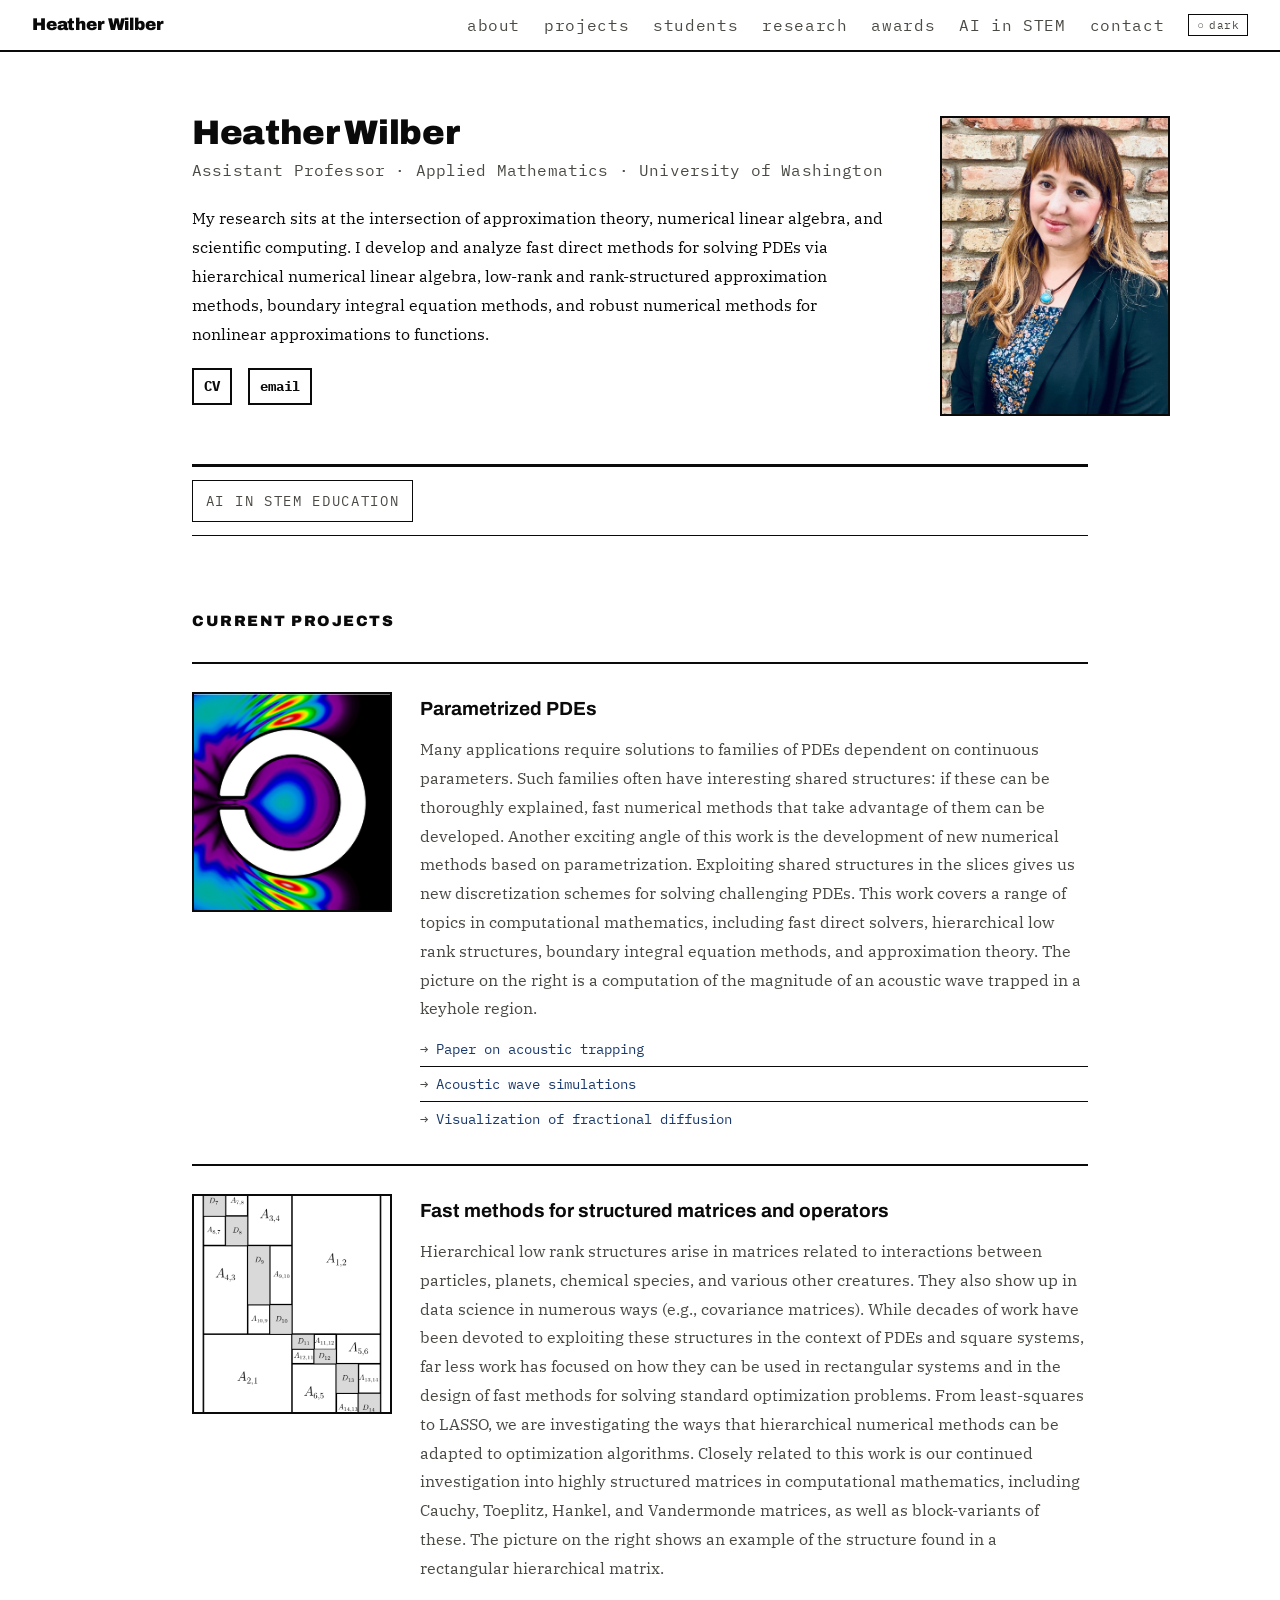
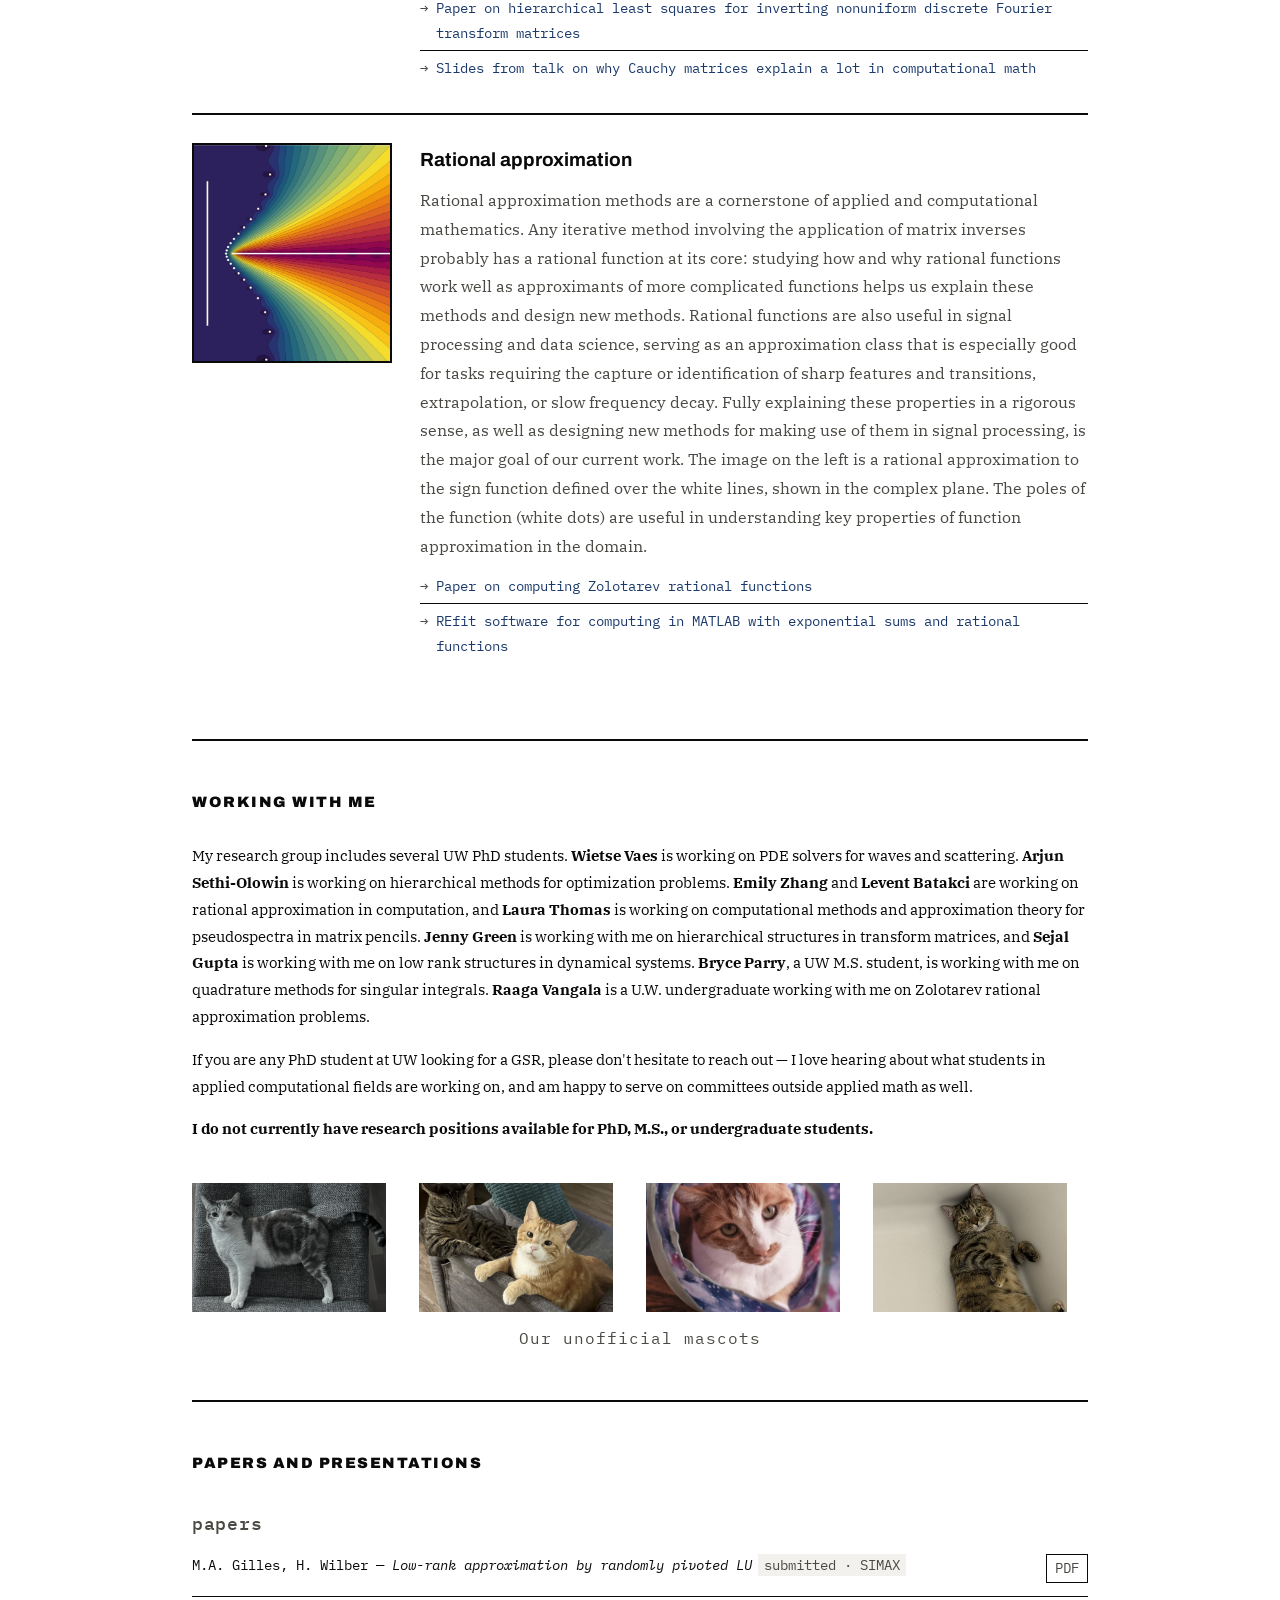
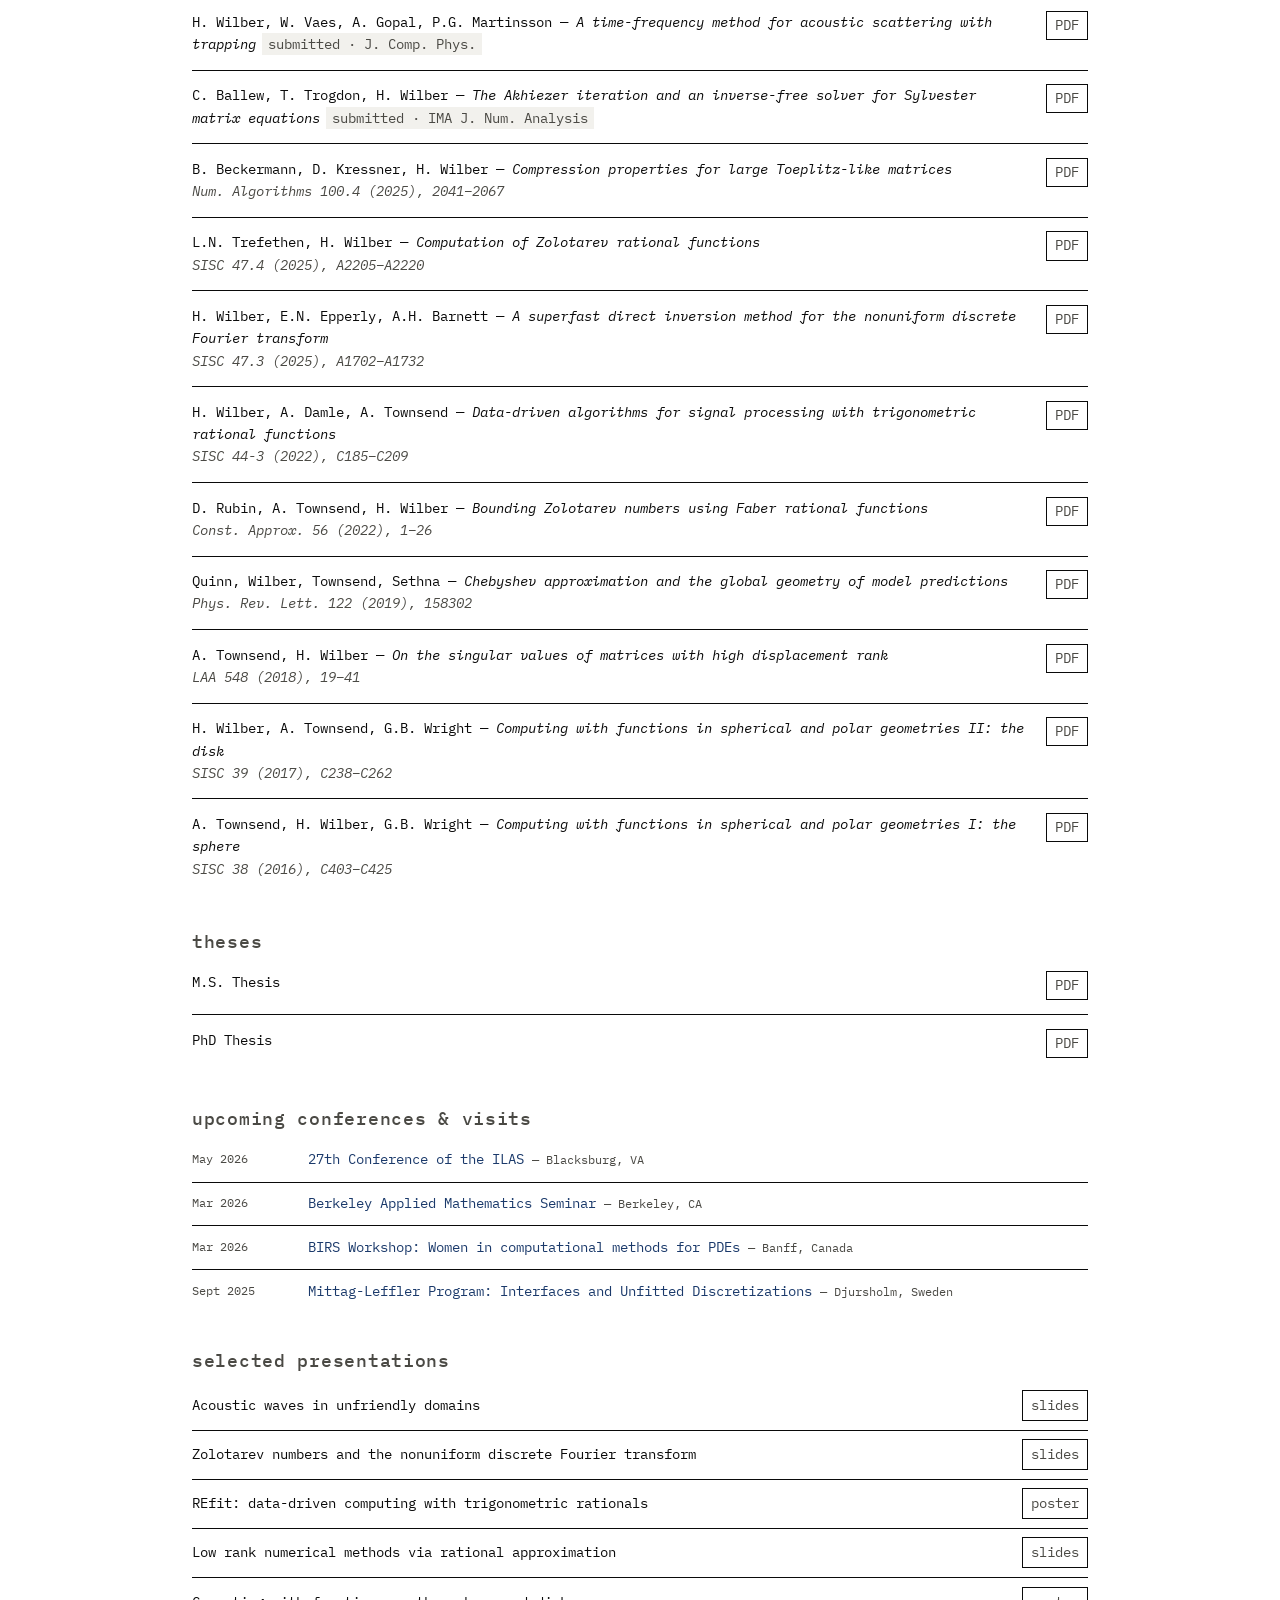
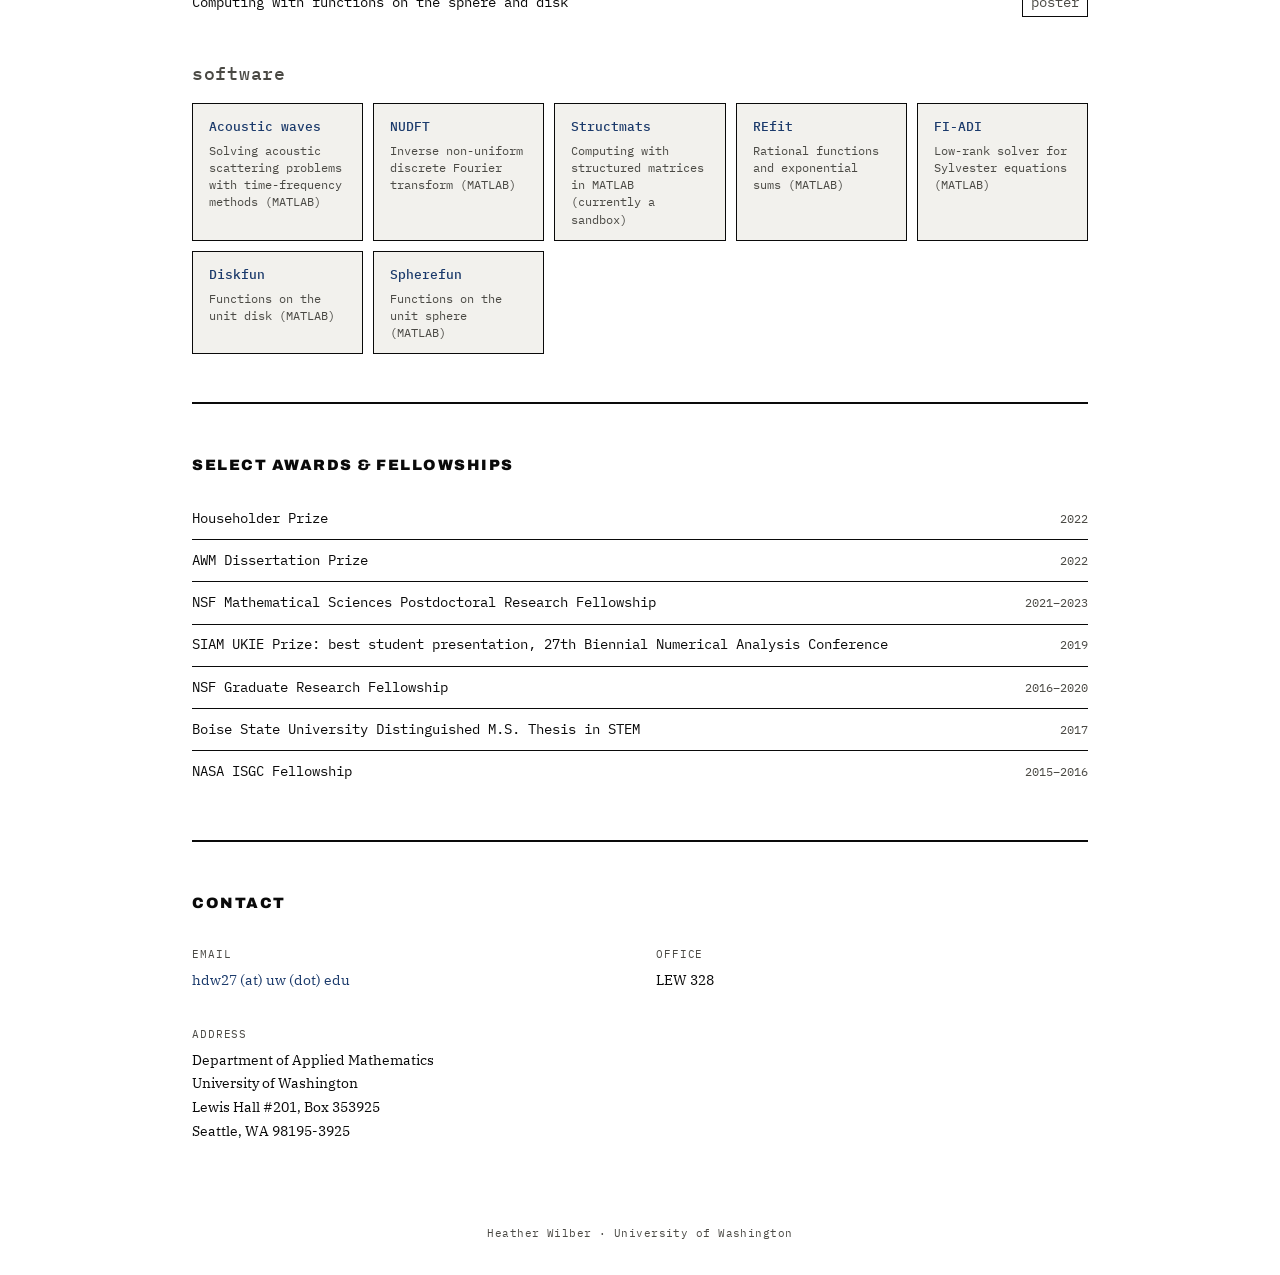
<file: index.html>
<!DOCTYPE html>
<html lang="en" data-theme="light">
<head>
<meta charset="UTF-8">
<meta name="viewport" content="width=device-width, initial-scale=1.0">
<title>Heather Wilber</title>
<link rel="preconnect" href="https://fonts.googleapis.com">
<link href="https://fonts.googleapis.com/css2?family=IBM+Plex+Mono:ital,wght@0,400;0,500;1,400&family=IBM+Plex+Serif:ital,wght@0,400;1,400&family=Archivo:wght@500;700;900&display=swap" rel="stylesheet">
<style>
  :root, [data-theme="light"] {
    --bg: #ffffff; --surface: #f2f1ed; --border: #0a0a0a;
    --text: #0a0a0a; --muted: #4a4944; --link: #1b3a6b; --link-hover: #0a2547;
  }
  [data-theme="dark"] {
    --bg: #0a0a0a; --surface: #171613; --border: #f2f2ef;
    --text: #f2f2ef; --muted: #b6b5ae; --link: #7fa6de; --link-hover: #a8c8e8;
  }
  * { box-sizing: border-box; margin: 0; padding: 0; }
  *, *::before, *::after { border-radius: 0 !important; }
  html { scroll-behavior: smooth; }
  body { font-family: 'IBM Plex Mono', monospace; background: var(--bg); color: var(--text); font-size: 18px; line-height: 1.75; transition: background 0.2s, color 0.2s; }
  a { color: var(--link); text-decoration: none; }
  a:hover { color: var(--link-hover); text-decoration: underline; }

  nav { position: sticky; top: 0; z-index: 100; background: var(--bg); border-bottom: 2px solid var(--border); padding: 0 2rem; display: flex; align-items: center; justify-content: space-between; height: 52px; transition: background 0.2s, border-color 0.2s; }
  .nav-name { font-family: 'Archivo', sans-serif; font-weight: 900; font-size: 17px; letter-spacing: -0.01em; color: var(--text); text-decoration: none; }
  .nav-right { display: flex; align-items: center; gap: 1.5rem; }
  .nav-links { display: flex; gap: 1.5rem; list-style: none; }
  .nav-links a { font-size: 16px; color: var(--muted); letter-spacing: 0.04em; }
  .nav-links a:hover { color: var(--text); text-decoration: none; }
  .theme-toggle { background: none; border: 1px solid var(--border); color: var(--muted); cursor: pointer; font-family: 'IBM Plex Mono', monospace; font-size: 11px; letter-spacing: 0.04em; padding: 3px 8px; transition: border-color 0.15s, color 0.15s; display: flex; align-items: center; gap: 5px; }
  .theme-toggle:hover { color: var(--text); border-color: var(--text); }

  .container { max-width: 960px; margin: 0 auto; padding: 0 2rem; }

  .hero { padding: 4rem 0 3rem; display: grid; grid-template-columns: 1fr 148px; gap: 3rem; align-items: start; border-bottom: 2px solid var(--border); }
  .hero-photo { width: 230px; height: 300px; border: 2px solid var(--border); object-fit: cover; }
  .hero-photo-placeholder { width: 148px; height: 148px; background: var(--surface); border: 2px solid var(--border); display: flex; align-items: center; justify-content: center; font-size: 11px; color: var(--muted); letter-spacing: 0.05em; }
  h1 { font-family: 'Archivo', sans-serif; font-weight: 900; font-size: 34px; letter-spacing: -0.01em; margin-bottom: 0.4rem; line-height: 1; }
  .hero-affil { font-size: 16px; color: var(--muted); margin-bottom: 1.25rem; letter-spacing: 0.01em; }
  .hero-bio { font-family: 'IBM Plex Serif', serif; font-size: 16px; line-height: 1.8; margin-bottom: 1.25rem; }
  .hero-links { display: flex; gap: 1rem; flex-wrap: wrap; }
  .hero-links a { font-size: 14px; font-weight: 700; color: var(--text); border: 2px solid var(--border); padding: 4px 10px; transition: background 0.1s, color 0.1s; }
  .hero-links a:hover { color: var(--bg); background: var(--text); text-decoration: none; }

  section { padding: 3rem 0; border-bottom: 2px solid var(--border); }
  section:last-child { border-bottom: none; }
  h2 { font-family: 'Archivo', sans-serif; font-weight: 900; font-size: 15px; letter-spacing: 0.1em; text-transform: uppercase; color: var(--text); margin-bottom: 1.75rem; }
  h3 { font-weight: 500; font-size: 18px; letter-spacing: 0.04em; color: var(--muted); margin: 2rem 0 0.85rem; text-transform: lowercase; }
  h3:first-child { margin-top: 0; }

  .prose { font-family: 'IBM Plex Serif', serif; font-size: 14.5px; line-height: 1.85; }
  .prose p { margin-bottom: 1rem; }
  .prose p:last-child { margin-bottom: 0; }

  /* Mascots */
  .mascots { margin-top: 2.5rem; }
  .mascot-grid { display: grid; grid-template-columns: repeat(4, 1fr); gap: 12px; margin-bottom: 0.75rem; justify-content: center; }
  .mascot-photo { width: 90%; aspect-ratio: 1.5 / 1; border-radius: 3px; object-fit: cover; display: block; }
  .mascot-placeholder { width: 80%; aspect-ratio: 1.5 / 1; border-radius: 3px; background: var(--surface); border: 1px solid var(--border); display: flex; align-items: center; justify-content: center; font-size: 11px; color: var(--muted); letter-spacing: 0.05em; }
  .mascot-caption { text-align: center; font-size: 16px; color: var(--muted); letter-spacing: 0.06em; font-family: 'IBM Plex Mono', monospace; }

  /* Projects */
  .project-item { display: grid; grid-template-columns: 200px 1fr; gap: 1.75rem; padding: 1.75rem 0; border-top: 2px solid var(--border); align-items: start; }
  .project-item:first-child { border-top: none; padding-top: 0; }
  .project-photo { width: 200px; height: 220px; border: 2px solid var(--border); object-fit: cover; }
  .project-photo-placeholder { width: 200px; height: 220px; background: var(--surface); border: 2px solid var(--border); display: flex; align-items: center; justify-content: center; font-size: 11px; color: var(--muted); letter-spacing: 0.05em; flex-shrink: 0; }
  .project-title { font-family: 'Archivo', sans-serif; font-weight: 700; font-size: 19px; margin-bottom: 0.6rem; color: var(--text); }
  .project-desc { font-family: 'IBM Plex Serif', serif; font-size: 16px; line-height: 1.8; color: var(--muted); margin-bottom: 0.85rem; }
  .project-links { list-style: none; }
  .project-links li { font-size: 14px; padding: 0.3rem 0; border-top: 1px solid var(--border); display: flex; align-items: baseline; gap: 0.5rem; }
  .project-links li:first-child { border-top: none; padding-top: 0; }
  .project-links li::before { content: "→"; color: var(--muted); font-size: 14px; flex-shrink: 0; }

  /* Papers */
  .paper-list { list-style: none; }
  .paper-list li { padding: 0.85rem 0; border-top: 1px solid var(--border); display: grid; grid-template-columns: 1fr auto; gap: 1rem; align-items: start; font-size: 13.5px; line-height: 1.65; }
  .paper-list li:first-child { border-top: none; padding-top: 0; }
  .paper-venue { font-style: italic; color: var(--muted); font-size: 14px; }
  .paper-link { font-size: 14px; color: var(--muted); border: 1px solid var(--border); padding: 2px 8px; border-radius: 2px; white-space: nowrap; transition: border-color 0.15s, color 0.15s; }
  .paper-link:hover { color: var(--text); border-color: var(--text); text-decoration: none; }
  .paper-status { font-size: 14px; color: var(--muted); background: var(--surface); padding: 2px 6px; border-radius: 2px; margin-left: 6px; }

  /* Accessibility */
  .sr-only { position: absolute; width: 1px; height: 1px; padding: 0; margin: -1px; overflow: hidden; clip: rect(0,0,0,0); white-space: nowrap; border: 0; }

  .event-list { list-style: none; }
  .event-list li { display: grid; grid-template-columns: 100px 1fr; gap: 1rem; padding: 0.6rem 0; border-top: 1px solid var(--border); font-size: 13.5px; align-items: start; }
  .event-list li:first-child { border-top: none; padding-top: 0; }
  .event-date { color: var(--muted); font-size: 12px; }
  .event-venue { color: var(--muted); font-size: 12px; }

  .software-grid { display: grid; grid-template-columns: repeat(auto-fit, minmax(160px, 1fr)); gap: 10px; }
  .software-card { background: var(--surface); border: 1px solid var(--border); border-radius: 3px; padding: 0.75rem 1rem; }
  .software-card a { font-weight: 500; font-size: 13px; display: block; margin-bottom: 3px; }
  .software-card p { font-size: 11.5px; color: var(--muted); line-height: 1.5; }

  .award-list { list-style: none; }
  .award-list li { display: grid; grid-template-columns: 1fr auto; gap: 1rem; padding: 0.55rem 0; border-top: 1px solid var(--border); font-size: 13.5px; align-items: baseline; }
  .award-list li:first-child { border-top: none; padding-top: 0; }
  .award-year { font-size: 12px; color: var(--muted); }

  .contact-grid { display: grid; grid-template-columns: 1fr 1fr; gap: 2rem; }
  .contact-label { font-size: 11px; letter-spacing: 0.08em; text-transform: uppercase; color: var(--muted); margin-bottom: 0.3rem; }
  .contact-val { font-family: 'IBM Plex Serif', serif; font-size: 14px; line-height: 1.7; }

  .pres-list { list-style: none; }
  .pres-list li { padding: 0.55rem 0; border-top: 1px solid var(--border); font-size: 13.5px; display: flex; justify-content: space-between; align-items: baseline; gap: 1rem; }
  .pres-list li:first-child { border-top: none; padding-top: 0; }

  .small-note { font-size: 12px; color: var(--muted); margin-top: 0.75rem; }
  footer { padding: 2rem; text-align: center; font-size: 11px; color: var(--muted); letter-spacing: 0.04em; }
</style>
</head>
<body>

<nav aria-label="Site navigation">
  <a href="#" class="nav-name">Heather Wilber</a>
  <div class="nav-right">
    <ul class="nav-links">
      <li><a href="#about">about</a></li>
      <li><a href="#projects">projects</a></li>
      <li><a href="#students">students</a></li>
      <li><a href="#research">research</a></li>
      <li><a href="#awards">awards</a></li>
      <li><a href="ai_learning.html">AI in STEM</a></li>
      <li><a href="#contact">contact</a></li>
    </ul>
    <button class="theme-toggle" id="themeToggle" aria-label="Toggle dark mode">
      <span id="themeIcon">○</span>
      <span id="themeLabel">dark</span>
    </button>
  </div>
</nav>

<main class="container">

  <!-- ═══ HERO ═══ -->
  <div class="hero" id="about">
    <div>
      <h1>Heather Wilber</h1>
      <p class="hero-affil">Assistant Professor · Applied Mathematics · University of Washington</p>
      <p class="hero-bio">My research sits at the intersection of approximation theory, numerical linear algebra, and scientific computing. I develop and analyze fast direct methods for solving PDEs via hierarchical numerical linear algebra, low-rank and rank-structured approximation methods, boundary integral equation methods, and robust numerical methods for nonlinear approximations to functions.</p>
      <div class="hero-links">
        <a href="https://heatherw3521.github.io/H_Wilber_CV_short.pdf">CV <span class="sr-only">(PDF)</span></a>
        <a href="mailto:hdw27@uw.edu">email</a>
      </div>
    </div>
    <img src="me.jpg" alt="Picture of a woman smiling" class="hero-photo">
  </div>

  <div class="project-divider" style="padding: 0.8rem 0; border-top: 1px solid var(--border); border-bottom: 1px solid var(--border); margin: 0 0 1.5rem; text-align: left;">
    <a href="ai_learning.html" style="display: inline-block; font-size: 14px; letter-spacing: 0.12em; text-transform: uppercase; color: var(--muted); border: 1px solid var(--border); padding: 0.5rem 0.8rem; border-radius: 2px; transition: border-color 0.15s, color 0.15s;">AI in STEM education</a>
  </div>

  <!-- ═══ CURRENT PROJECTS ═══ -->
  <section id="projects" aria-labelledby="projects-heading">
    <h2 id="projects-heading">Current projects</h2>

    <div class="project-item">
      <img src="keyhole.png" alt="A colorful image of the magnitude of an acoustic scattering wave trapped in a cavity with white boundaries." class="project-photo">
      <div>
        <p class="project-title">Parametrized PDEs</p>
        <p class="project-desc">Many applications require solutions to families of PDEs dependent on continuous parameters. Such families often have interesting shared structures: if these can be thoroughly explained, fast numerical methods that take advantage of them can be developed. Another exciting angle of this work is the development of new numerical methods based on parametrization. Exploiting shared structures in the slices gives us new discretization schemes for solving challenging PDEs. This work covers a range of topics in computational mathematics, including fast direct solvers, hierarchical low rank structures, boundary integral equation methods, and approximation theory. The picture on the right is a computation of the magnitude of an acoustic wave trapped in a keyhole region.</p>
        <ul class="project-links" aria-label="Related resources for Parametrized PDEs">
          <li><a href="https://arxiv.org/pdf/2506.15165">Paper on acoustic trapping</a></li>
          <li><a href="https://www.youtube.com/watch?v=D6Uqt_vXf6c">Acoustic wave simulations</a></li>
          <li><a href="fractional-maze.html">Visualization of fractional diffusion</a></li>
        </ul>
      </div>
    </div>

    <div class="project-item">
      <img src="hier.png" alt="A rectangle sliced into smaller rectangles. The small rectangles on the diagonal are greyed out." class="project-photo">
      <div>
        <p class="project-title">Fast methods for structured matrices and operators</p>
        <p class="project-desc">Hierarchical low rank structures arise in matrices related to interactions between particles, planets, chemical species, and various other creatures. They also show up in data science in numerous ways (e.g., covariance matrices). While decades of work have been devoted to exploiting these structures in the context of PDEs and square systems, far less work has focused on how they can be used in rectangular systems and in the design of fast methods for solving standard optimization problems. From least-squares to LASSO, we are investigating the ways that hierarchical numerical methods can be adapted to optimization algorithms. Closely related to this work is our continued investigation into highly structured matrices in computational mathematics, including Cauchy, Toeplitz, Hankel, and Vandermonde matrices, as well as block-variants of these. The picture on the right shows an example of the structure found in a rectangular hierarchical matrix.</p>
        <ul class="project-links" aria-label="Related resources for Fast methods for structured matrices and operators">
          <li><a href="https://arxiv.org/abs/2404.13223">Paper on hierarchical least squares for inverting nonuniform discrete Fourier transform matrices</a></li>
          <li><a href="Cauchy_matrices.pdf">Slides from talk on why Cauchy matrices explain a lot in computational math <span class="sr-only">(PDF)</span></a></li>
        </ul>
      </div>
    </div>

    <div class="project-item">
      <img src="rational_sign.png" alt="A colorful filled contour plot, with white lines on the imaginary axis and real axis, and white dots between them." class="project-photo">
      <div>
        <p class="project-title">Rational approximation</p>
        <p class="project-desc">Rational approximation methods are a cornerstone of applied and computational mathematics. Any iterative method involving the application of matrix inverses probably has a rational function at its core: studying how and why rational functions work well as approximants of more complicated functions helps us explain these methods and design new methods. Rational functions are also useful in signal processing and data science, serving as an approximation class that is especially good for tasks requiring the capture or identification of sharp features and transitions, extrapolation, or slow frequency decay. Fully explaining these properties in a rigorous sense, as well as designing new methods for making use of them in signal processing, is the major goal of our current work. The image on the left is a rational approximation to the sign function defined over the white lines, shown in the complex plane. The poles of the function (white dots) are useful in understanding key properties of function approximation in the domain.</p>
        <ul class="project-links" aria-label="Related resources for Rational approximation">
          <li><a href="https://arxiv.org/abs/2408.14092">Paper on computing Zolotarev rational functions</a></li>
          <li><a href="https://github.com/heatherw3521/REfit">REfit software for computing in MATLAB with exponential sums and rational functions</a></li>
        </ul>
      </div>
    </div>

  </section>

  <!-- ═══ WORKING WITH ME ═══ -->
  <section id="students" aria-labelledby="students-heading">
    <h2 id="students-heading">Working with me</h2>
    <div class="prose">
      <p>My research group includes several UW PhD students. <b>Wietse Vaes</b> is working on PDE solvers for waves and scattering. <b>Arjun Sethi-Olowin</b> is working on hierarchical methods for optimization problems. <b>Emily Zhang</b> and <b>Levent Batakci</b> are working on rational approximation in computation, and <b>Laura Thomas</b> is working on computational methods and approximation theory for pseudospectra in matrix pencils. <b>Jenny Green</b> is working with me on hierarchical structures in transform matrices, and <b>Sejal Gupta</b> is working with me on low rank structures in dynamical systems. <b>Bryce Parry</b>, a UW M.S. student, is working with me on quadrature methods for singular integrals. <b>Raaga Vangala</b> is a U.W. undergraduate working with me on Zolotarev rational approximation problems.</p>
      <p>If you are any PhD student at UW looking for a GSR, please don't hesitate to reach out — I love hearing about what students in applied computational fields are working on, and am happy to serve on committees outside applied math as well.</p>
      <p><b>I do not currently have research positions available for PhD, M.S., or undergraduate students.</b> </p>
    </div>

    <figure class="mascots" aria-label="Unofficial mascots">
      <div class="mascot-grid">
        <img src="L_cat.png" alt="A grey cat standing up." class="mascot-photo">
        <img src="w_cat.png" alt="Two cats: a grey striped one with ears back and a larger orange one." class="mascot-photo">
        <img src="LT_cat.png" alt="An orange cat." class="mascot-photo">
        <img src="J_cat.png" alt="A grey striped cat." class="mascot-photo">
      </div>
      <figcaption class="mascot-caption">Our unofficial mascots</figcaption>
    </figure>
  </section>

  <!-- ═══ RESEARCH ═══ -->
  <section id="research" aria-labelledby="research-heading">
    <h2 id="research-heading">Papers and Presentations</h2>

    <h3>papers</h3>
    <ul class="paper-list" aria-label="List of papers">
      <li>
        <div>
          <div>M.A. Gilles, H. Wilber — <em>Low-rank approximation by randomly pivoted LU</em><span class="paper-status">submitted · SIMAX</span></div>
        </div>
        <a href="https://arxiv.org/abs/2601.22344" class="paper-link">PDF<span class="sr-only"> of Low-rank approximation by randomly pivoted LU</span></a>
      </li>
      <li>
        <div>
          <div>H. Wilber, W. Vaes, A. Gopal, P.G. Martinsson — <em>A time-frequency method for acoustic scattering with trapping</em><span class="paper-status">submitted · J. Comp. Phys.</span></div>
        </div>
        <a href="https://arxiv.org/abs/2506.15165" class="paper-link">PDF<span class="sr-only"> of A time-frequency method for acoustic scattering with trapping</span></a>
      </li>
      <li>
        <div>
          <div>C. Ballew, T. Trogdon, H. Wilber — <em>The Akhiezer iteration and an inverse-free solver for Sylvester matrix equations</em><span class="paper-status">submitted · IMA J. Num. Analysis</span></div>
        </div>
        <a href="https://arxiv.org/abs/2503.17496" class="paper-link">PDF<span class="sr-only"> of The Akhiezer iteration and an inverse-free solver for Sylvester matrix equations</span></a>
      </li>
      <li>
        <div>
          <div>B. Beckermann, D. Kressner, H. Wilber — <em>Compression properties for large Toeplitz-like matrices</em></div>
          <div class="paper-venue">Num. Algorithms 100.4 (2025), 2041–2067</div>
        </div>
        <a href="https://arxiv.org/abs/2502.09823" class="paper-link">PDF<span class="sr-only"> of Compression properties for large Toeplitz-like matrices</span></a>
      </li>
      <li>
        <div>
          <div>L.N. Trefethen, H. Wilber — <em>Computation of Zolotarev rational functions</em></div>
          <div class="paper-venue">SISC 47.4 (2025), A2205–A2220</div>
        </div>
        <a href="https://arxiv.org/abs/2408.14092" class="paper-link">PDF<span class="sr-only"> of Computation of Zolotarev rational functions</span></a>
      </li>
      <li>
        <div>
          <div>H. Wilber, E.N. Epperly, A.H. Barnett — <em>A superfast direct inversion method for the nonuniform discrete Fourier transform</em></div>
          <div class="paper-venue">SISC 47.3 (2025), A1702–A1732</div>
        </div>
        <a href="https://arxiv.org/abs/2404.13223" class="paper-link">PDF<span class="sr-only"> of A superfast direct inversion method for the nonuniform discrete Fourier transform</span></a>
      </li>
      <li>
        <div>
          <div>H. Wilber, A. Damle, A. Townsend — <em>Data-driven algorithms for signal processing with trigonometric rational functions</em></div>
          <div class="paper-venue">SISC 44-3 (2022), C185–C209</div>
        </div>
        <a href="https://arxiv.org/pdf/2105.07324.pdf" class="paper-link">PDF<span class="sr-only"> of Data-driven algorithms for signal processing with trigonometric rational functions</span></a>
      </li>
      <li>
        <div>
          <div>D. Rubin, A. Townsend, H. Wilber — <em>Bounding Zolotarev numbers using Faber rational functions</em></div>
          <div class="paper-venue">Const. Approx. 56 (2022), 1–26</div>
        </div>
        <a href="https://arxiv.org/abs/1911.11882" class="paper-link">PDF<span class="sr-only"> of Bounding Zolotarev numbers using Faber rational functions</span></a>
      </li>
      <li>
        <div>
          <div>Quinn, Wilber, Townsend, Sethna — <em>Chebyshev approximation and the global geometry of model predictions</em></div>
          <div class="paper-venue">Phys. Rev. Lett. 122 (2019), 158302</div>
        </div>
        <a href="https://www.researchgate.net/publication/332520214" class="paper-link">PDF<span class="sr-only"> of Chebyshev approximation and the global geometry of model predictions</span></a>
      </li>
      <li>
        <div>
          <div>A. Townsend, H. Wilber — <em>On the singular values of matrices with high displacement rank</em></div>
          <div class="paper-venue">LAA 548 (2018), 19–41</div>
        </div>
        <a href="https://arxiv.org/abs/1712.05864" class="paper-link">PDF<span class="sr-only"> of On the singular values of matrices with high displacement rank</span></a>
      </li>
      <li>
        <div>
          <div>H. Wilber, A. Townsend, G.B. Wright — <em>Computing with functions in spherical and polar geometries II: the disk</em></div>
          <div class="paper-venue">SISC 39 (2017), C238–C262</div>
        </div>
        <a href="https://arxiv.org/abs/1604.03061" class="paper-link">PDF<span class="sr-only"> of Computing with functions in spherical and polar geometries II: the disk</span></a>
      </li>
      <li>
        <div>
          <div>A. Townsend, H. Wilber, G.B. Wright — <em>Computing with functions in spherical and polar geometries I: the sphere</em></div>
          <div class="paper-venue">SISC 38 (2016), C403–C425</div>
        </div>
        <a href="https://arxiv.org/abs/1510.08094" class="paper-link">PDF<span class="sr-only"> of Computing with functions in spherical and polar geometries I: the sphere</span></a>
      </li>
    </ul>

    <h3>theses</h3>
    <ul class="paper-list" aria-label="List of theses">
      <li>
        <div>M.S. Thesis</div>
        <a href="https://heatherw3521.github.io/msc_thesis.pdf" class="paper-link">PDF<span class="sr-only"> of M.S. Thesis</span></a>
      </li>
      <li>
        <div>PhD Thesis</div>
        <a href="https://heatherw3521.github.io/phd_thesis.pdf" class="paper-link">PDF<span class="sr-only"> of PhD Thesis</span></a>
      </li>
    </ul>

    <h3>upcoming conferences &amp; visits</h3>
    <ul class="event-list" aria-label="Upcoming conferences and visits">
      <li>
        <span class="event-date">May 2026</span>
        <span><a href="https://ilas2026.math.vt.edu/">27th Conference of the ILAS</a> <span class="event-venue">— Blacksburg, VA</span></span>
      </li>
      <li>
        <span class="event-date">Mar 2026</span>
        <span><a href="https://berkeleyams.lbl.gov/spring26/">Berkeley Applied Mathematics Seminar</a> <span class="event-venue">— Berkeley, CA</span></span>
      </li>
      <li>
        <span class="event-date">Mar 2026</span>
        <span><a href="https://www.birs.ca/events/2026/5-day-workshops/26w5567">BIRS Workshop: Women in computational methods for PDEs</a> <span class="event-venue">— Banff, Canada</span></span>
      </li>
      <li>
        <span class="event-date">Sept 2025</span>
        <span><a href="https://www.mittag-leffler.se/activities/interfaces-and-unfitted-discretization-methods/">Mittag-Leffler Program: Interfaces and Unfitted Discretizations</a> <span class="event-venue">— Djursholm, Sweden</span></span>
      </li>
    </ul>

    <h3>selected presentations</h3>
    <ul class="pres-list" aria-label="Selected presentations">
      <li>
        <span>Acoustic waves in unfriendly domains</span>
        <a href="https://heatherw3521.github.io/Householder2025.pdf" class="paper-link">slides <span class="sr-only">(PDF)</span></a>
      </li>
      <li>
        <span>Zolotarev numbers and the nonuniform discrete Fourier transform</span>
        <a href="https://heatherw3521.github.io/Princeton2024.pdf" class="paper-link">slides <span class="sr-only">(PDF)</span></a>
      </li>
      <li>
        <span>REfit: data-driven computing with trigonometric rationals</span>
        <a href="https://heatherw3521.github.io/REFIT_POSTER_all.pdf" class="paper-link">poster <span class="sr-only">(PDF)</span></a>
      </li>
      <li>
        <span>Low rank numerical methods via rational approximation</span>
        <a href="https://heatherw3521.github.io/CAvid.pdf" class="paper-link">slides <span class="sr-only">(PDF)</span></a>
      </li>
      <li>
        <span>Computing with functions on the sphere and disk</span>
        <a href="https://heatherw3521.github.io/poster.pdf" class="paper-link">poster <span class="sr-only">(PDF)</span></a>
      </li>
    </ul>

    <h3>software</h3>
    <div class="software-grid">
      <div class="software-card">
        <a href="https://github.com/heatherw3521/time-frequency-acousticwaves">Acoustic waves</a>
        <p>Solving acoustic scattering problems with time-frequency methods (MATLAB)</p>
      </div>
      <div class="software-card">
        <a href="https://github.com/heatherw3521/NUDFT">NUDFT</a>
        <p>Inverse non-uniform discrete Fourier transform (MATLAB)</p>
      </div>
      <div class="software-card">
        <a href="https://github.com/heatherw3521/structmats">Structmats</a>
        <p>Computing with structured matrices in MATLAB (currently a sandbox)</p>
      </div>
      <div class="software-card">
        <a href="https://github.com/heatherw3521/REfit">REfit</a>
        <p>Rational functions and exponential sums (MATLAB)</p>
      </div>
      <div class="software-card">
        <a href="https://github.com/ajt60gaibb/freeLYAP">FI-ADI</a>
        <p>Low-rank solver for Sylvester equations (MATLAB)</p>
      </div>
      <div class="software-card">
        <a href="http://www.chebfun.org/docs/guide/guide16.html">Diskfun</a>
        <p>Functions on the unit disk (MATLAB)</p>
      </div>
      <div class="software-card">
        <a href="http://www.chebfun.org/docs/guide/guide17.html">Spherefun</a>
        <p>Functions on the unit sphere (MATLAB)</p>
      </div>
    </div>
  </section>

  <!-- ═══ AWARDS ═══ -->
  <section id="awards" aria-labelledby="awards-heading">
    <h2 id="awards-heading">Select Awards &amp; Fellowships</h2>
    <ul class="award-list" aria-label="Awards and fellowships">
      <li><span>Householder Prize</span><span class="award-year">2022</span></li>
      <li><span>AWM Dissertation Prize</span><span class="award-year">2022</span></li>
      <li><span>NSF Mathematical Sciences Postdoctoral Research Fellowship</span><span class="award-year">2021–2023</span></li>
      <li><span>SIAM UKIE Prize: best student presentation, 27th Biennial Numerical Analysis Conference</span><span class="award-year">2019</span></li>
      <li><span>NSF Graduate Research Fellowship</span><span class="award-year">2016–2020</span></li>
      <li><span>Boise State University Distinguished M.S. Thesis in STEM</span><span class="award-year">2017</span></li>
      <li><span>NASA ISGC Fellowship</span><span class="award-year">2015–2016</span></li>
    </ul>
  </section>

  <!-- ═══ CONTACT ═══ -->
  <section id="contact" aria-labelledby="contact-heading">
    <h2 id="contact-heading">Contact</h2>
    <div class="contact-grid">
      <div>
        <p class="contact-label">email</p>
        <p class="contact-val"><a href="mailto:hdw27@uw.edu">hdw27 (at) uw (dot) edu</a></p>
      </div>
      <div>
        <p class="contact-label">office</p>
        <p class="contact-val">LEW 328</p>
      </div>
      <div>
        <p class="contact-label">address</p>
        <p class="contact-val">
          Department of Applied Mathematics<br>
          University of Washington<br>
          Lewis Hall #201, Box 353925<br>
          Seattle, WA 98195-3925
        </p>
      </div>
    </div>
  </section>

</main>

<footer>Heather Wilber · University of Washington</footer>

<script>
const toggle = document.getElementById('themeToggle');
const icon = document.getElementById('themeIcon');
const label = document.getElementById('themeLabel');
const html = document.documentElement;
const saved = (() => { try { return localStorage.getItem('theme'); } catch(e) { return null; } })()
  || (window.matchMedia('(prefers-color-scheme: dark)').matches ? 'dark' : 'light');
setTheme(saved);
function setTheme(t) {
  html.setAttribute('data-theme', t);
  icon.textContent = t === 'dark' ? '●' : '○';
  label.textContent = t === 'dark' ? 'light' : 'dark';
  try { localStorage.setItem('theme', t); } catch(e) {}
}
toggle.addEventListener('click', () => setTheme(html.getAttribute('data-theme') === 'dark' ? 'light' : 'dark'));
</script>
</body>
</html>
</file>
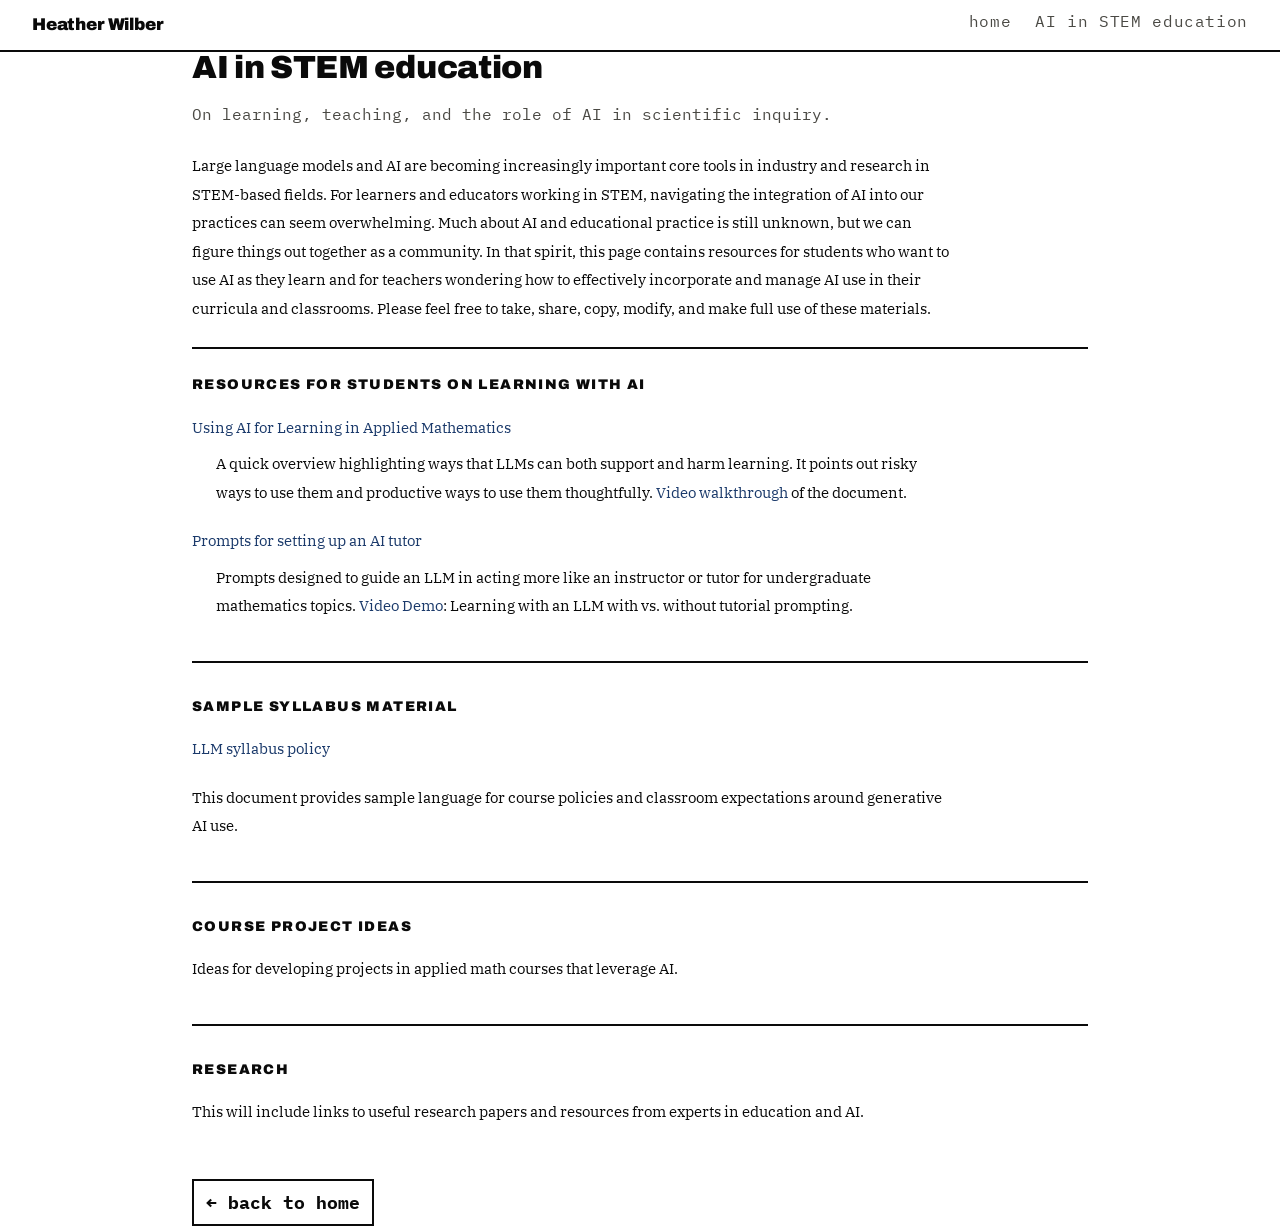
<file: ai_learning.html>
<!DOCTYPE html>
<html lang="en" data-theme="light">
<head>
  <meta charset="UTF-8">
  <meta name="viewport" content="width=device-width, initial-scale=1.0">
  <title>AI in STEM Education | Heather Wilber</title>
  <link rel="preconnect" href="https://fonts.googleapis.com">
  <link href="https://fonts.googleapis.com/css2?family=IBM+Plex+Mono:ital,wght@0,400;0,500;1,400&family=IBM+Plex+Serif:ital,wght@0,400;1,400&family=Archivo:wght@500;700;900&display=swap" rel="stylesheet">
  <style>
    :root, [data-theme="light"] {
      --bg: #ffffff; --surface: #f2f1ed; --border: #0a0a0a;
      --text: #0a0a0a; --muted: #4a4944; --link: #1b3a6b; --link-hover: #0a2547;
    }
    [data-theme="dark"] {
      --bg: #0a0a0a; --surface: #171613; --border: #f2f2ef;
      --text: #f2f2ef; --muted: #b6b5ae; --link: #7fa6de; --link-hover: #a8c8e8;
    }
    * { box-sizing: border-box; margin: 0; padding: 0; }
    *, *::before, *::after { border-radius: 0 !important; }
    body {
      font-family: 'IBM Plex Mono', monospace;
      background: var(--bg);
      color: var(--text);
      line-height: 1.75;
      font-size: 18px;
    }
    a { color: var(--link); text-decoration: none; }
    a:hover { color: var(--link-hover); text-decoration: underline; }
    .container { max-width: 960px; margin: 0 auto; padding: 0 2rem; }
    nav {
      position: sticky; top: 0; z-index: 100;
      background: var(--bg);
      border-bottom: 2px solid var(--border);
      padding: 0 2rem;
      display: flex; align-items: center; justify-content: space-between;
      height: 52px;
    }
    .nav-name { color: var(--text); font-family: 'Archivo', sans-serif; font-weight: 900; font-size: 17px; letter-spacing: -0.01em; }
    .nav-links {
      display: flex; gap: 1.5rem; list-style: none; align-items: center;
    }
    .nav-links a {
      font-size: 16px; color: var(--muted);
      letter-spacing: 0.04em;
    }
    .nav-links a:hover { color: var(--text); text-decoration: none; }
    main { padding: 4rem 0 3rem; }
    h1 {
      font-family: 'Archivo', sans-serif;
      font-weight: 900; font-size: 32px;
      letter-spacing: -0.01em;
      margin-bottom: 1rem;
      line-height: 1;
    }
    .subtitle {
      font-size: 16px;
      color: var(--muted);
      margin-bottom: 1.5rem;
    }
    .prose {
      font-family: 'IBM Plex Serif', serif;
      font-size: 15px;
      line-height: 1.9;
      max-width: 760px;
    }
    .prose p { margin-bottom: 1.25rem; }
    .prose p.resource-desc { margin-left: 1.5rem; margin-top: -0.75rem; }
    .section {
      margin-top: 2.5rem;
      padding-top: 2rem;
      border-top: 2px solid var(--border);
    }
    h2 {
      font-family: 'Archivo', sans-serif;
      font-weight: 900;
      font-size: 14px;
      letter-spacing: 0.1em;
      text-transform: uppercase;
      color: var(--text);
      margin-bottom: 1rem;
    }
    ul { padding-left: 1.25rem; }
    li { margin-bottom: 0.5rem; }
    .back-link {
      display: inline-block;
      margin-top: 2rem;
      border: 2px solid var(--border);
      padding: 6px 12px;
      font-weight: 700;
      color: var(--text);
      transition: background 0.1s, color 0.1s;
    }
    .back-link:hover { text-decoration: none; color: var(--bg); background: var(--text); }
  </style>
</head>
<body>
  <nav aria-label="Main navigation">
    <a href="index.html" class="nav-name">Heather Wilber</a>
    <ul class="nav-links">
      <li><a href="index.html">home</a></li>
      <li><a href="ai_learning.html">AI in STEM education</a></li>
    </ul>
  </nav>

  <main class="container">
    <h1>AI in STEM education</h1>
    <p class="subtitle">On learning, teaching, and the role of AI in scientific inquiry.</p>

    <div class="prose">
      <p>Large language models and AI are becoming increasingly important core tools in industry and research in STEM-based fields. For learners and educators working in STEM, navigating the integration of AI into our practices can seem overwhelming. Much about AI and educational practice is still unknown, but we can figure things out together as a community. In that spirit, this page contains resources for students who want to use AI as they learn and for teachers wondering how to effectively incorporate and manage AI use in their curricula and classrooms. Please feel free to take, share, copy, modify, and make full use of these materials.</p>
    </div>

    <div style="border-top: 2px solid var(--border); margin: 1.5rem 0 0; padding-top: 1.5rem;"></div>

    <div class="section" style="margin-top: 0; padding-top: 0; border-top: none;">
      <h2>Resources for students on learning with AI</h2>
      <div class="prose">
        <p><a href="UsingAI_appliedmatheducation.pdf">Using AI for Learning in Applied Mathematics</a></p>
        <p class="resource-desc">A quick overview highlighting ways that LLMs can both support and harm learning. It points out risky ways to use them and productive ways to use them thoughtfully. <a href="https://youtu.be/-rrgxQ0RzLU">Video walkthrough</a> of the document.</p>
        <p><a href="LLM_tutoring_script.pdf">Prompts for setting up an AI tutor</a></p>
        <p class="resource-desc">Prompts designed to guide an LLM in acting more like an instructor or tutor for undergraduate mathematics topics. <a href="https://youtu.be/WR-UqYpodTA">Video Demo</a>: Learning with an LLM with vs. without tutorial prompting.</p>
      </div>
    </div>

    <div class="section">
      <h2>Sample syllabus material</h2>
      <div class="prose">
        <p><a href="LLM_syllabus_policy.pdf">LLM syllabus policy</a></p>
        <p>This document provides sample language for course policies and classroom expectations around generative AI use.</p>
      </div>
    </div>

    <div class="section">
      <h2>Course project ideas</h2>
      <div class="prose">
        <p>Ideas for developing projects in applied math courses that leverage AI.</p>
      </div>
    </div>

    <div class="section">
      <h2>Research</h2>
      <div class="prose">
        <p>This will include links to useful research papers and resources from experts in education and AI.</p>
      </div>
    </div>

    <a href="index.html" class="back-link">← back to home</a>
  </main>
</body>
</html>
</file>
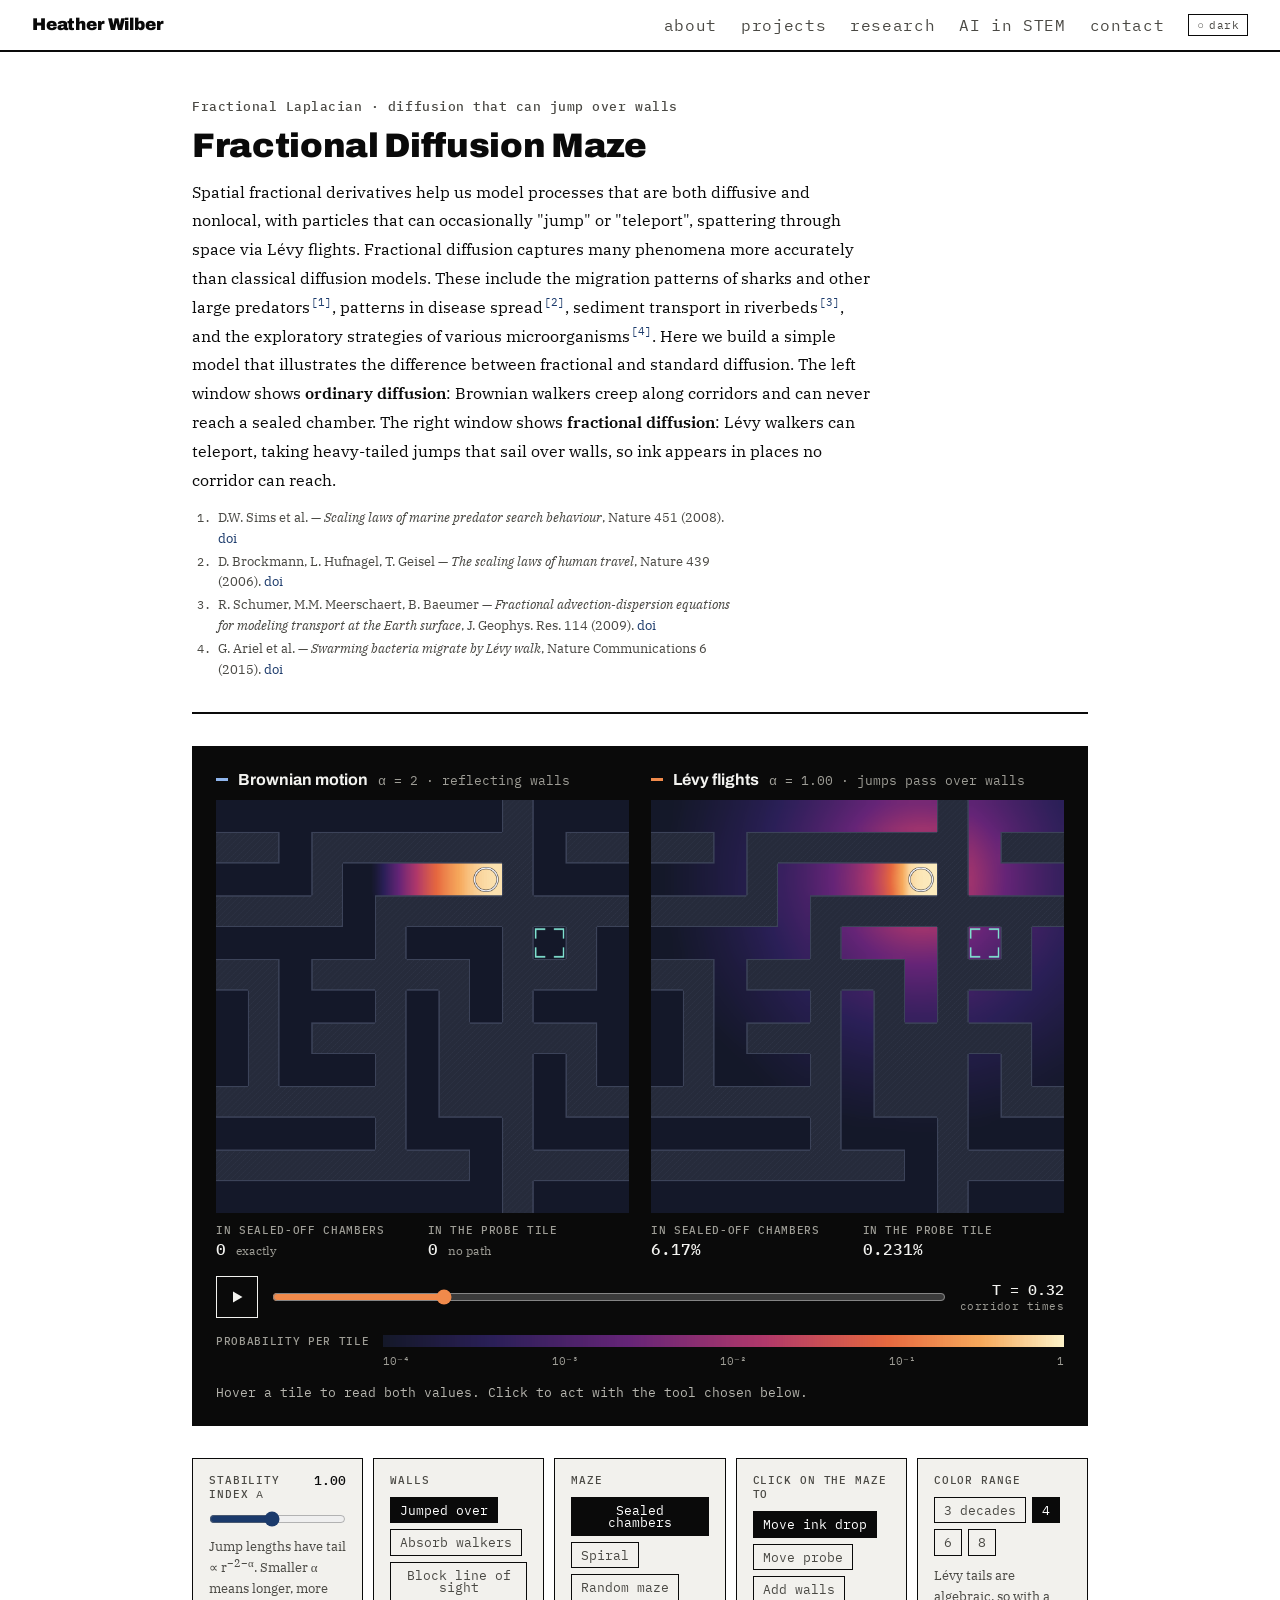
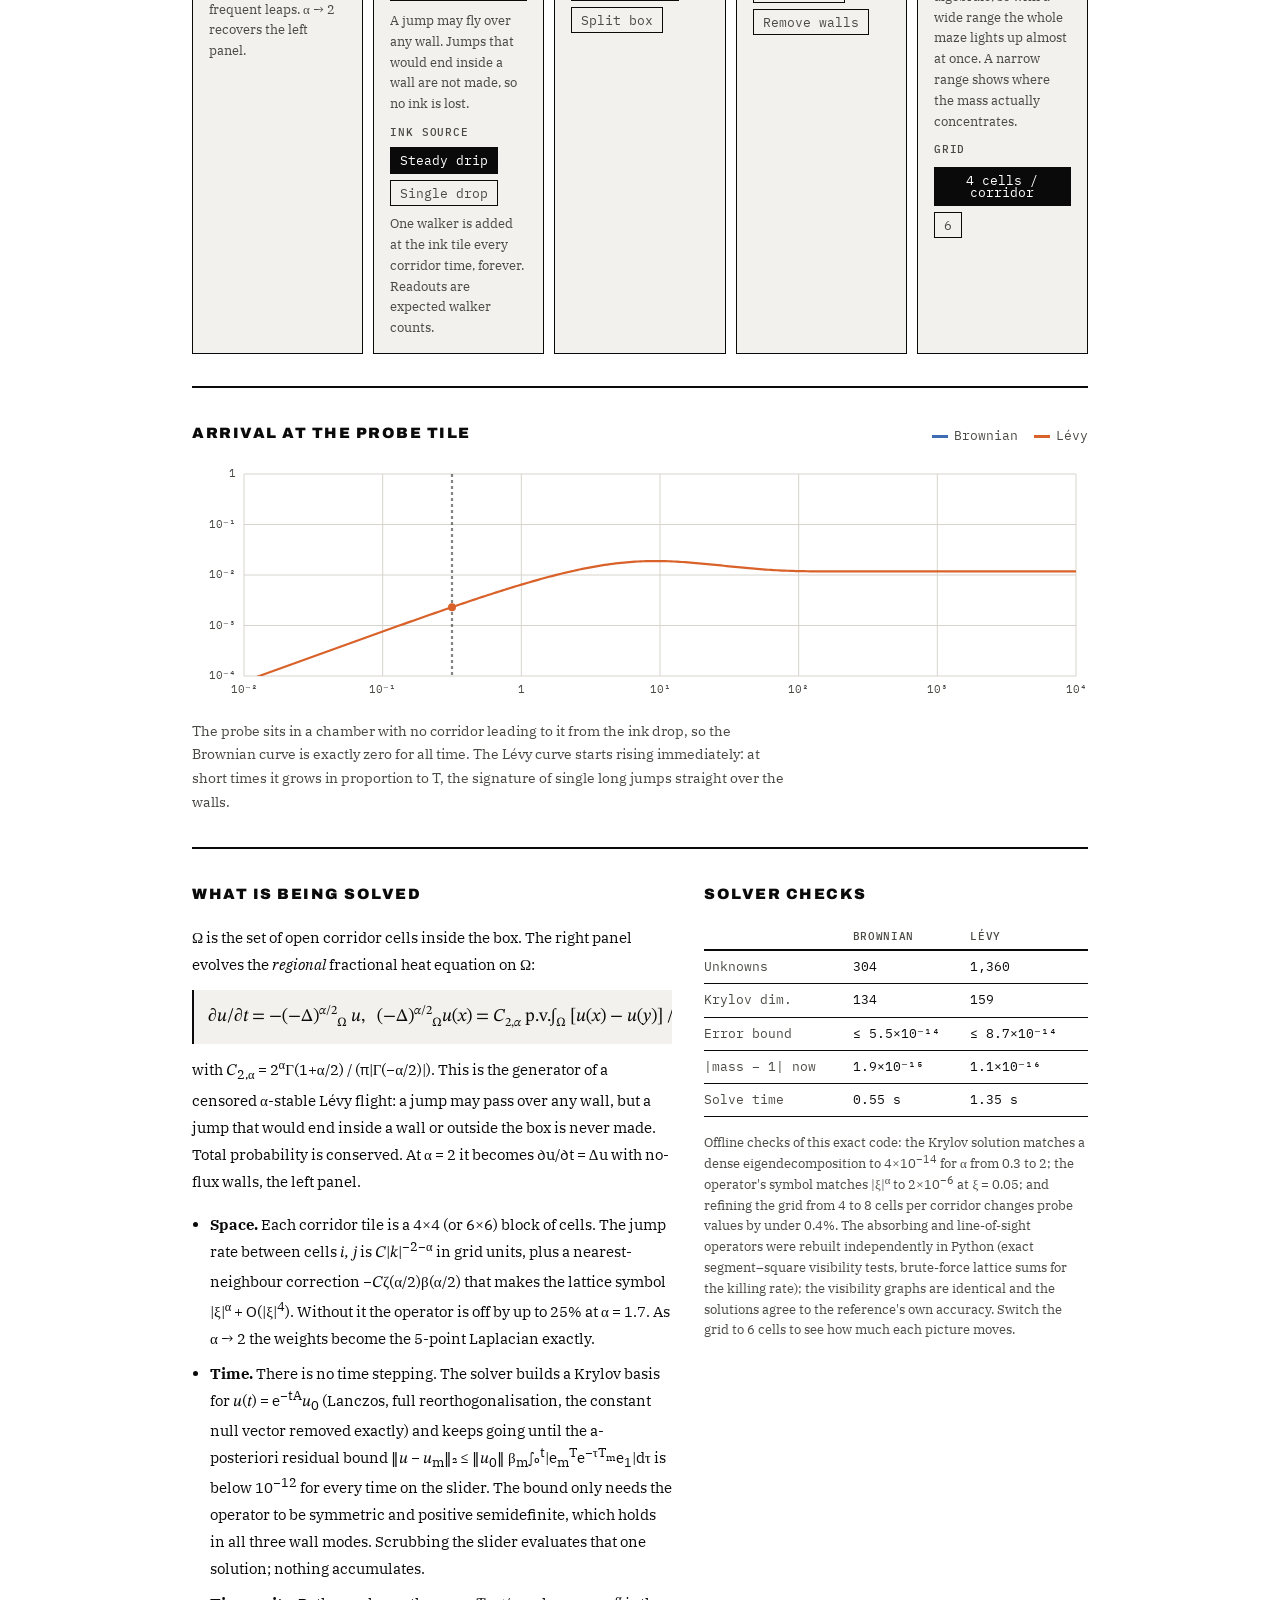
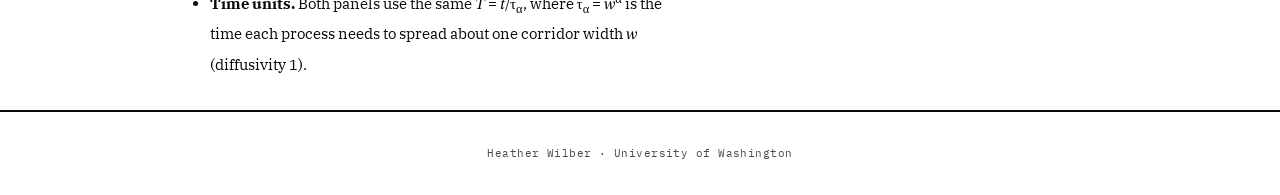
<file: fractional-maze.html>
<!DOCTYPE html>
<html lang="en" data-theme="light">
<head>
<meta charset="UTF-8">
<meta name="viewport" content="width=device-width, initial-scale=1.0">
<title>Fractional Diffusion Maze · Heather Wilber</title>
<link rel="preconnect" href="https://fonts.googleapis.com">
<link rel="preconnect" href="https://fonts.gstatic.com" crossorigin>
<link href="https://fonts.googleapis.com/css2?family=IBM+Plex+Mono:ital,wght@0,400;0,500;1,400&family=IBM+Plex+Serif:ital,wght@0,400;0,600;1,400&family=Archivo:wght@500;700;900&family=STIX+Two+Text:ital@0;1&display=swap" rel="stylesheet">
<style>
/* Layout: two specimen plates (Brownian | Lévy) on a dark stage, controls and readouts below. Styled to match index.html. */
:root, [data-theme="light"] {
  --bg: #ffffff; --surface: #f2f1ed; --border: #0a0a0a;
  --text: #0a0a0a; --muted: #4a4944; --link: #1b3a6b; --link-hover: #0a2547;
  --ink: var(--text);
  --line: #d6d4cc;
  --accent: #1b3a6b;
  --brown: #3f6db3;
  --levy: #d9622b;
  --stage: #0a0a0a;
  --stage-ink: #c9c8c2;
  --focus: #1b3a6b;
  --f-display: 'Archivo', sans-serif;
  --f-body: 'IBM Plex Serif', serif;
  --f-mono: 'IBM Plex Mono', monospace;
  --f-math: "STIX Two Text", "Cambria Math", "Times New Roman", serif;
}
[data-theme="dark"] {
  --bg: #0a0a0a; --surface: #171613; --border: #f2f2ef;
  --text: #f2f2ef; --muted: #b6b5ae; --link: #7fa6de; --link-hover: #a8c8e8;
  --line: #3a3934;
  --accent: #7fa6de; --brown: #8fb5ec; --levy: #f08a4b; --stage: #000000; --focus: #7fa6de;
  color-scheme: dark;
}
* { box-sizing: border-box; margin: 0; padding: 0; }
*, *::before, *::after { border-radius: 0 !important; }
body { font-family: var(--f-mono); background: var(--bg); color: var(--text); font-size: 16px; line-height: 1.75; transition: background 0.2s, color 0.2s; }
a { color: var(--link); text-decoration: none; }
a:hover { color: var(--link-hover); text-decoration: underline; }

nav { position: sticky; top: 0; z-index: 100; background: var(--bg); border-bottom: 2px solid var(--border); padding: 0 2rem; display: flex; align-items: center; justify-content: space-between; height: 52px; transition: background 0.2s, border-color 0.2s; }
.nav-name { font-family: 'Archivo', sans-serif; font-weight: 900; font-size: 17px; letter-spacing: -0.01em; color: var(--text); text-decoration: none; }
.nav-name:hover { color: var(--text); text-decoration: none; }
.nav-right { display: flex; align-items: center; gap: 1.5rem; }
.nav-links { display: flex; gap: 1.5rem; list-style: none; }
.nav-links a { font-size: 16px; color: var(--muted); letter-spacing: 0.04em; }
.nav-links a:hover { color: var(--text); text-decoration: none; }
.theme-toggle { background: none; border: 1px solid var(--border); color: var(--muted); cursor: pointer; font-family: 'IBM Plex Mono', monospace; font-size: 11px; letter-spacing: 0.04em; padding: 3px 8px; transition: border-color 0.15s, color 0.15s; display: flex; align-items: center; gap: 5px; }
.theme-toggle:hover { color: var(--text); border-color: var(--text); }
@media (max-width: 640px) { .nav-links { display: none; } nav { padding: 0 16px; } }

.wrap { max-width: 960px; margin: 0 auto; padding: 3rem 2rem 2rem; display: grid; gap: 2rem; }
@media (max-width: 640px) { .wrap { padding: 2rem 16px; } }
h1, h2 { font-family: var(--f-display); text-wrap: balance; }
h1 { font-weight: 900; font-size: 34px; letter-spacing: -0.01em; line-height: 1.1; }
h2 { font-weight: 900; font-size: 15px; letter-spacing: 0.1em; text-transform: uppercase; color: var(--text); }
.eyebrow { font: 500 13px/1 var(--f-mono); letter-spacing: 0.04em; color: var(--muted); }
.head { display: grid; gap: 0.85rem; padding-bottom: 2rem; border-bottom: 2px solid var(--border); }
.lede { max-width: 68ch; font-family: var(--f-body); font-size: 16px; line-height: 1.8; }
.lede b { font-weight: 600; }
.cite { font-family: var(--f-mono); font-size: 0.7em; margin-left: 1px; }
.refs { max-width: 68ch; padding-left: 1.6rem; font-family: var(--f-body); font-size: 13px; line-height: 1.6; color: var(--muted); display: grid; gap: 2px; }
.refs li::marker { font-family: var(--f-mono); font-size: 12px; }
.refs li:target { color: var(--text); }
.mono { font-family: var(--f-mono); font-variant-numeric: tabular-nums; }
.math { font-family: var(--f-math); font-style: italic; font-size: 1.08em; }

/* stage */
.stage { background: var(--stage); color: var(--stage-ink); border: 2px solid var(--border); padding: clamp(12px, 2vw, 22px); display: grid; gap: 16px; }
.panels { display: grid; grid-template-columns: 1fr 1fr; gap: clamp(12px, 2vw, 22px); }
@media (max-width: 760px) { .panels { grid-template-columns: 1fr; } }
.panel { margin: 0; display: grid; gap: 10px; min-width: 0; }
.panel figcaption { display: flex; align-items: baseline; gap: 10px; flex-wrap: wrap; font: 700 16px/1.2 var(--f-display); color: #f2f2ef; }
.panel figcaption .sub { font: 400 13px/1.2 var(--f-mono); color: #9e9d96; }
.sw { width: 12px; height: 3px; display: inline-block; transform: translateY(-4px); }
.sw.brown { background: #8fb5ec; } .sw.levy { background: #f08a4b; }
.cv { position: relative; width: 100%; max-width: 100%; aspect-ratio: 1; }
.cv canvas { width: 100%; height: 100%; display: block; touch-action: none; cursor: crosshair; }
.busy { position: absolute; left: 10px; top: 10px; background: rgba(10, 10, 10, 0.85); color: #f2f2ef; border: 1px solid #4a4944; padding: 6px 10px; font: 12px/1.3 var(--f-mono); }
.stats { display: grid; grid-auto-flow: column; grid-auto-columns: minmax(0, 1fr); gap: 10px; margin: 0; }
.stats div { min-width: 0; }
.note-ov { position: absolute; left: 10px; right: 10px; bottom: 10px; background: rgba(10, 10, 10, 0.88); color: #f2f2ef; border: 1px solid #4a4944; padding: 8px 10px; font: 13px/1.5 var(--f-body); }
.stats dt { font: 500 11px/1.3 var(--f-mono); letter-spacing: 0.06em; text-transform: uppercase; color: #9e9d96; }
.stats dd { margin: 2px 0 0; font: 500 16px/1.3 var(--f-mono); font-variant-numeric: tabular-nums; color: #f2f2ef; }
.stats dd .note { font: 400 12px var(--f-body); color: #9e9d96; }

.transport { display: grid; grid-template-columns: auto 1fr auto; gap: 14px; align-items: center; }
.play { width: 42px; height: 42px; border: 1px solid #f2f2ef; background: transparent; color: #f2f2ef; cursor: pointer; display: grid; place-items: center; transition: background 0.1s, color 0.1s; }
.play:hover { background: #f2f2ef; color: #0a0a0a; }
.play svg { width: 16px; height: 16px; fill: currentColor; }
.tread { font: 500 15px/1.2 var(--f-mono); font-variant-numeric: tabular-nums; color: #f2f2ef; min-width: 9.5ch; text-align: right; }
.tread small { display: block; font: 400 11px var(--f-mono); color: #9e9d96; letter-spacing: 0.04em; }
input[type=range] { width: 100%; accent-color: var(--accent); }
.stage input[type=range] { accent-color: #f08a4b; }
.legend { display: grid; grid-template-columns: auto 1fr; gap: 6px 14px; align-items: center; }
.legend .lab { font: 500 11px/1.3 var(--f-mono); letter-spacing: 0.06em; text-transform: uppercase; color: #9e9d96; }
.legend canvas { width: 100%; height: 12px; display: block; }
.ticks { grid-column: 2; display: flex; justify-content: space-between; font: 11px var(--f-mono); color: #9e9d96; }
.hover { font: 13px/1.4 var(--f-mono); color: #b6b5ae; min-height: 1.4em; }

/* controls */
.controls { display: grid; grid-template-columns: repeat(auto-fit, minmax(160px, 1fr)); gap: 10px; }
.ctl { background: var(--surface); border: 1px solid var(--border); padding: 0.85rem 1rem; display: grid; gap: 10px; align-content: start; min-width: 0; }
.ctl .k { font: 500 11px/1.3 var(--f-mono); letter-spacing: 0.08em; text-transform: uppercase; color: var(--muted); display: flex; justify-content: space-between; gap: 8px; }
.ctl .k output { color: var(--text); font-size: 13px; letter-spacing: 0; }
.ctl .hint { font-family: var(--f-body); font-size: 13px; line-height: 1.6; color: var(--muted); }
.seg { display: flex; flex-wrap: wrap; gap: 6px; }
.seg button, .btn { font: 400 12.5px/1 var(--f-mono); padding: 6px 9px; border: 1px solid var(--border); background: transparent; color: var(--muted); cursor: pointer; transition: border-color 0.15s, color 0.15s; }
.seg button:hover, .btn:hover { color: var(--text); }
.seg button[aria-pressed="true"] { background: var(--text); color: var(--bg); border-color: var(--text); }
button:focus-visible, input:focus-visible { outline: 2px solid var(--focus); outline-offset: 2px; }

/* chart */
.card { border-top: 2px solid var(--border); padding-top: 2rem; display: grid; gap: 1rem; min-width: 0; }
.card .row { display: flex; justify-content: space-between; align-items: baseline; flex-wrap: wrap; gap: 8px 18px; }
.key { display: flex; gap: 16px; flex-wrap: wrap; font-size: 13px; color: var(--muted); }
.key span { display: inline-flex; align-items: center; gap: 6px; }
.key i { width: 16px; height: 3px; display: inline-block; }
#chart { width: 100%; height: 240px; display: block; }
.chart-note { font-family: var(--f-body); font-size: 14px; line-height: 1.7; color: var(--muted); max-width: 75ch; }

/* method */
.method { display: grid; grid-template-columns: minmax(0, 1.25fr) minmax(0, 1fr); gap: 2rem; }
@media (max-width: 860px) { .method { grid-template-columns: 1fr; } }
.method p, .method li { max-width: 66ch; }
.method .prose { display: grid; gap: 1rem; font-family: var(--f-body); font-size: 15px; line-height: 1.8; }
.eq { font-family: var(--f-math); font-size: 18px; line-height: 1.6; padding: 12px 14px; border-left: 2px solid var(--border); background: var(--surface); overflow-x: auto; white-space: nowrap; }
.eq i { font-style: italic; }
.eq sub, .eq sup { font-size: 0.7em; }
.method ul { margin: 0; padding-left: 18px; display: grid; gap: 8px; }
.status { display: grid; gap: 1rem; align-content: start; }
.status table { width: 100%; border-collapse: collapse; font: 13px/1.4 var(--f-mono); font-variant-numeric: tabular-nums; }
.status th { text-align: left; font: 500 11px/1.3 var(--f-mono); letter-spacing: 0.06em; text-transform: uppercase; color: var(--muted); padding: 6px 8px 6px 0; border-bottom: 2px solid var(--border); }
.status td { padding: 7px 8px 7px 0; border-bottom: 1px solid var(--border); vertical-align: top; }
.status td:first-child { color: var(--muted); }
.status .hint { font-family: var(--f-body); line-height: 1.6; }
.tbl { overflow-x: auto; }
sup { line-height: 0; }

footer { padding: 2rem; text-align: center; font-size: 11px; color: var(--muted); letter-spacing: 0.04em; border-top: 2px solid var(--border); }
</style>
</head>
<body>

<nav aria-label="Site navigation">
  <a href="index.html" class="nav-name">Heather Wilber</a>
  <div class="nav-right">
    <ul class="nav-links">
      <li><a href="index.html#about">about</a></li>
      <li><a href="index.html#projects">projects</a></li>
      <li><a href="index.html#research">research</a></li>
      <li><a href="ai_learning.html">AI in STEM</a></li>
      <li><a href="index.html#contact">contact</a></li>
    </ul>
    <button class="theme-toggle" id="themeToggle" aria-label="Toggle dark mode">
      <span id="themeIcon">○</span>
      <span id="themeLabel">dark</span>
    </button>
  </div>
</nav>

<main class="wrap">
  <header class="head">
    <p class="eyebrow">Fractional Laplacian · diffusion that can jump over walls</p>
    <h1>Fractional Diffusion Maze</h1>
    <p class="lede">Spatial fractional derivatives help us model processes that are both diffusive and nonlocal, with particles that can occasionally "jump" or "teleport", spattering through space via Lévy flights. Fractional diffusion captures many phenomena more accurately than classical diffusion models. These include the migration patterns of sharks and other large predators<sup class="cite"><a href="#ref-1">[1]</a></sup>, patterns in disease spread<sup class="cite"><a href="#ref-2">[2]</a></sup>, sediment transport in riverbeds<sup class="cite"><a href="#ref-3">[3]</a></sup>, and the exploratory strategies of various microorganisms<sup class="cite"><a href="#ref-4">[4]</a></sup>. Here we build a simple model that illustrates the difference between fractional and standard diffusion. The left window shows <b>ordinary diffusion</b>: Brownian walkers creep along corridors and can never reach a sealed chamber. The right window shows <b>fractional diffusion</b>: Lévy walkers can teleport, taking heavy-tailed jumps that sail over walls, so ink appears in places no corridor can reach.</p>
    <ol class="refs" aria-label="References">
      <li id="ref-1">D.W. Sims et al. — <em>Scaling laws of marine predator search behaviour</em>, Nature 451 (2008). <a href="https://doi.org/10.1038/nature06518">doi</a></li>
      <li id="ref-2">D. Brockmann, L. Hufnagel, T. Geisel — <em>The scaling laws of human travel</em>, Nature 439 (2006). <a href="https://doi.org/10.1038/nature04292">doi</a></li>
      <li id="ref-3">R. Schumer, M.M. Meerschaert, B. Baeumer — <em>Fractional advection-dispersion equations for modeling transport at the Earth surface</em>, J. Geophys. Res. 114 (2009). <a href="https://doi.org/10.1029/2008JF001246">doi</a></li>
      <li id="ref-4">G. Ariel et al. — <em>Swarming bacteria migrate by Lévy walk</em>, Nature Communications 6 (2015). <a href="https://doi.org/10.1038/ncomms9396">doi</a></li>
    </ol>
  </header>

  <section class="stage" aria-label="Simulation">
    <div class="panels">
      <figure class="panel">
        <figcaption><span class="sw brown"></span>Brownian motion <span class="sub" id="brown-sub">α = 2 · reflecting walls</span></figcaption>
        <div class="cv"><canvas id="cv-brown" width="624" height="624" aria-label="Brownian diffusion field"></canvas><div class="busy" id="busy-brown" hidden></div><div class="note-ov" id="note-brown" hidden></div></div>
        <dl class="stats">
          <div><dt>In sealed-off chambers</dt><dd id="un-brown">–</dd></div>
          <div><dt>In the probe tile</dt><dd id="pr-brown">–</dd></div>
          <div class="alive" hidden><dt id="alive-lab-brown">Not yet absorbed</dt><dd id="alive-brown">–</dd></div>
        </dl>
      </figure>
      <figure class="panel">
        <figcaption><span class="sw levy"></span>Lévy flights <span class="sub" id="levy-sub">α = 1.00 · jumps pass over walls</span></figcaption>
        <div class="cv"><canvas id="cv-levy" width="624" height="624" aria-label="Fractional diffusion field"></canvas><div class="busy" id="busy-levy" hidden></div><div class="note-ov" id="note-levy" hidden></div></div>
        <dl class="stats">
          <div><dt>In sealed-off chambers</dt><dd id="un-levy">–</dd></div>
          <div><dt>In the probe tile</dt><dd id="pr-levy">–</dd></div>
          <div class="alive" hidden><dt id="alive-lab-levy">Not yet absorbed</dt><dd id="alive-levy">–</dd></div>
        </dl>
      </figure>
    </div>
    <div class="transport">
      <button class="play" id="play" aria-label="Play"><svg viewBox="0 0 16 16" id="play-ic"><path d="M4 2.5v11l9.5-5.5z"/></svg></button>
      <input type="range" id="time" min="-2" max="4" step="0.01" value="-0.5" aria-label="Time (log scale)">
      <div class="tread"><span id="t-read">T = 0.32</span><small>corridor times</small></div>
    </div>
    <div class="legend">
      <span class="lab" id="legend-lab">Probability per tile</span>
      <canvas id="cbar" width="600" height="12"></canvas>
      <div class="ticks" id="cticks"></div>
    </div>
    <p class="hover" id="hover">Hover a tile to read both values. Click to act with the tool chosen below.</p>
  </section>

  <section class="controls" aria-label="Controls">
    <div class="ctl">
      <label class="k" for="alpha">Stability index α <output id="alpha-out">1.00</output></label>
      <input type="range" id="alpha" min="0.2" max="1.95" step="0.05" value="1">
      <p class="hint">Jump lengths have tail ∝ r<sup>−2−α</sup>. Smaller α means longer, more frequent leaps. α → 2 recovers the left panel.</p>
    </div>
    <div class="ctl">
      <span class="k">Walls</span>
      <div class="seg" id="wallmode">
        <button data-v="over" aria-pressed="true">Jumped over</button>
        <button data-v="absorb" aria-pressed="false">Absorb walkers</button>
        <button data-v="sight" aria-pressed="false">Block line of sight</button>
      </div>
      <p class="hint" id="wall-hint"></p>
      <div id="drip-box" hidden style="display:grid;gap:8px">
        <span class="k">Ink source</span>
        <div class="seg" id="drip">
          <button data-v="1" aria-pressed="true">Steady drip</button>
          <button data-v="0" aria-pressed="false">Single drop</button>
        </div>
        <p class="hint" id="drip-hint"></p>
      </div>
    </div>
    <div class="ctl">
      <span class="k">Maze</span>
      <div class="seg" id="preset">
        <button data-v="sealed" aria-pressed="true">Sealed chambers</button>
        <button data-v="spiral" aria-pressed="false">Spiral</button>
        <button data-v="maze" aria-pressed="false">Random maze</button>
        <button data-v="split" aria-pressed="false">Split box</button>
      </div>
      <button class="btn" id="reshuffle" hidden>Generate another maze</button>
    </div>
    <div class="ctl">
      <span class="k">Click on the maze to</span>
      <div class="seg" id="tool">
        <button data-v="source" aria-pressed="true">Move ink drop</button>
        <button data-v="probe" aria-pressed="false">Move probe</button>
        <button data-v="wall" aria-pressed="false">Add walls</button>
        <button data-v="open" aria-pressed="false">Remove walls</button>
      </div>
    </div>
    <div class="ctl">
      <span class="k">Color range</span>
      <div class="seg" id="decades">
        <button data-v="3" aria-pressed="false">3 decades</button>
        <button data-v="4" aria-pressed="true">4</button>
        <button data-v="6" aria-pressed="false">6</button>
        <button data-v="8" aria-pressed="false">8</button>
      </div>
      <p class="hint">Lévy tails are algebraic, so with a wide range the whole maze lights up almost at once. A narrow range shows where the mass actually concentrates.</p>
      <span class="k">Grid</span>
      <div class="seg" id="grid">
        <button data-v="4" aria-pressed="true">4 cells / corridor</button>
        <button data-v="6" aria-pressed="false">6</button>
      </div>
    </div>
  </section>

  <section class="card" aria-label="Probe arrival">
    <div class="row">
      <h2>Arrival at the probe tile</h2>
      <div class="key"><span><i style="background:var(--brown)"></i>Brownian</span><span><i style="background:var(--levy)"></i>Lévy</span></div>
    </div>
    <canvas id="chart" aria-label="Probability in the probe tile over time, log–log"></canvas>
    <p class="chart-note" id="chart-note"></p>
  </section>

  <section class="card method" aria-label="What is being solved">
    <div class="prose">
      <h2>What is being solved</h2>
      <div id="mode-text" style="display:grid;gap:12px"></div>
      <ul>
        <li><b>Space.</b> Each corridor tile is a 4×4 (or 6×6) block of cells. The jump rate between cells <span class="math">i, j</span> is <span class="math">C</span>|<span class="math">k</span>|<sup>−2−α</sup> in grid units, plus a nearest-neighbour correction −<span class="math">C</span>ζ(α/2)β(α/2) that makes the lattice symbol |ξ|<sup>α</sup> + O(|ξ|<sup>4</sup>). Without it the operator is off by up to 25% at α = 1.7. As α → 2 the weights become the 5-point Laplacian exactly.</li>
        <li id="mode-space"></li>
        <li><b>Time.</b> There is no time stepping. The solver builds a Krylov basis for <span class="math">u</span>(<span class="math">t</span>) = e<sup>−tA</sup><span class="math">u</span><sub>0</sub> (Lanczos, full reorthogonalisation, the constant null vector removed exactly) and keeps going until the a-posteriori residual bound ‖<span class="math">u</span> − <span class="math">u</span><sub>m</sub>‖₂ ≤ ‖<span class="math">u</span><sub>0</sub>‖ β<sub>m</sub>∫₀<sup>t</sup>|e<sub>m</sub><sup>T</sup>e<sup>−τT<sub>m</sub></sup>e<sub>1</sub>|dτ is below 10<sup>−12</sup> for every time on the slider. The bound only needs the operator to be symmetric and positive semidefinite, which holds in all three wall modes. Scrubbing the slider evaluates that one solution; nothing accumulates.</li>
        <li><b>Time units.</b> Both panels use the same <span class="math">T</span> = <span class="math">t</span>/τ<sub>α</sub>, where τ<sub>α</sub> = <span class="math">w</span><sup>α</sup> is the time each process needs to spread about one corridor width <span class="math">w</span> (diffusivity 1).</li>
      </ul>
    </div>
    <div class="status">
      <h2>Solver checks</h2>
      <div class="tbl"><table>
        <thead><tr><th></th><th>Brownian</th><th>Lévy</th></tr></thead>
        <tbody>
          <tr><td>Unknowns</td><td id="s-n-brown">–</td><td id="s-n-levy">–</td></tr>
          <tr><td>Krylov dim.</td><td id="s-m-brown">–</td><td id="s-m-levy">–</td></tr>
          <tr><td>Error bound</td><td id="s-b-brown">–</td><td id="s-b-levy">–</td></tr>
          <tr><td id="mass-lab">|mass − 1| now</td><td id="s-mass-brown">–</td><td id="s-mass-levy">–</td></tr>
          <tr><td>Solve time</td><td id="s-ms-brown">–</td><td id="s-ms-levy">–</td></tr>
        </tbody>
      </table></div>
      <p class="hint" style="color:var(--muted);font-size:13px">Offline checks of this exact code: the Krylov solution matches a dense eigendecomposition to 4×10<sup>−14</sup> for α from 0.3 to 2; the operator's symbol matches |ξ|<sup>α</sup> to 2×10<sup>−6</sup> at ξ = 0.05; and refining the grid from 4 to 8 cells per corridor changes probe values by under 0.4%. The absorbing and line-of-sight operators were rebuilt independently in Python (exact segment–square visibility tests, brute-force lattice sums for the killing rate); the visibility graphs are identical and the solutions agree to the reference's own accuracy. Switch the grid to 6 cells to see how much each picture moves.</p>
    </div>
  </section>
</main>

<script id="core-src">
// Numerical core: regional fractional Laplacian on a masked grid + Lanczos exponential.
// Shared by the page's workers and the Node test harness.

function lgamma(x) {
  const g = 7, c = [0.99999999999980993, 676.5203681218851, -1259.1392167224028,
    771.32342877765313, -176.61502916214059, 12.507343278686905,
    -0.13857109526572012, 9.9843695780195716e-6, 1.5056327351493116e-7];
  if (x < 0.5) return Math.log(Math.PI / Math.abs(Math.sin(Math.PI * x))) - lgamma(1 - x);
  x -= 1;
  let a = c[0];
  const t = x + g + 0.5;
  for (let i = 1; i < g + 2; i++) a += c[i] / (x + i);
  return 0.5 * Math.log(2 * Math.PI) + (x + 0.5) * Math.log(t) - t + Math.log(a);
}

// Cohen–Villegas–Zagier acceleration of sum_{k>=0} (-1)^k a(k)
function altSum(a, n) {
  let d = Math.pow(3 + Math.sqrt(8), n); d = (d + 1 / d) / 2;
  let b = -1, c = -d, s = 0;
  for (let k = 0; k < n; k++) {
    c = b - c; s += c * a(k);
    b = (k + n) * (k - n) * b / ((k + 0.5) * (k + 1));
  }
  return s / d;
}
function zeta(s) { // valid for 0<s<1 (and beyond, s != 1)
  const eta = altSum(k => Math.pow(k + 1, -s), 40);
  return eta / (1 - Math.pow(2, 1 - s));
}
function dirichletBeta(s) { return altSum(k => Math.pow(2 * k + 1, -s), 40); }

// C_{2,s}: (-Δ)^s u = C PV ∫ (u(x)-u(y)) |x-y|^{-2-2s} dy in 2D
function fracConst(s) {
  return s * Math.pow(4, s) * Math.exp(lgamma(1 + s) - lgamma(1 - s)) / Math.PI;
}
// Extra nearest-neighbour weight making the lattice symbol |ξ|^{2s} + O(|ξ|^4)
function nnBoost(s) { return -fracConst(s) * zeta(s) * dirichletBeta(s); }

// ---------- FFT ----------
function makeFFT(F) {
  const bits = Math.round(Math.log2(F));
  const rev = new Uint32Array(F);
  for (let i = 0; i < F; i++) { let r = 0, x = i; for (let b = 0; b < bits; b++) { r = (r << 1) | (x & 1); x >>= 1; } rev[i] = r; }
  const cs = new Float64Array(F / 2), sn = new Float64Array(F / 2);
  for (let i = 0; i < F / 2; i++) { cs[i] = Math.cos(2 * Math.PI * i / F); sn[i] = Math.sin(2 * Math.PI * i / F); }
  const tr = new Float64Array(F), ti = new Float64Array(F);
  function fft1(re, im, off, stride, inv) {
    for (let i = 0; i < F; i++) { const j = off + rev[i] * stride; tr[i] = re[j]; ti[i] = im[j]; }
    for (let size = 2; size <= F; size <<= 1) {
      const half = size >> 1, step = F / size;
      for (let i = 0; i < F; i += size) {
        for (let j = 0, k = 0; j < half; j++, k += step) {
          const wr = cs[k], wi = inv ? sn[k] : -sn[k];
          const a = i + j, b = a + half;
          const xr = tr[b] * wr - ti[b] * wi, xi = tr[b] * wi + ti[b] * wr;
          tr[b] = tr[a] - xr; ti[b] = ti[a] - xi; tr[a] += xr; ti[a] += xi;
        }
      }
    }
    for (let i = 0; i < F; i++) { const j = off + i * stride; re[j] = tr[i]; im[j] = ti[i]; }
  }
  // 2D transform; rowsUsed limits row passes to rows that can be nonzero (forward) / are needed (inverse)
  function fft2(re, im, inv, rowsUsed) {
    if (!inv) {
      for (let r = 0; r < rowsUsed; r++) fft1(re, im, r * F, 1, false);
      for (let c = 0; c < F; c++) fft1(re, im, c, F, false);
    } else {
      for (let c = 0; c < F; c++) fft1(re, im, c, F, true);
      for (let r = 0; r < rowsUsed; r++) fft1(re, im, r * F, 1, true);
      const sc = 1 / (F * F);
      for (let i = 0; i < rowsUsed * F; i++) { re[i] *= sc; im[i] *= sc; }
    }
  }
  return fft2;
}

// ---------- Operators ----------
// mask: Uint8Array N*N, 1 = open (in Ω). Returns operator on compressed vectors over open cells.
// opts.absorb: walkers whose jump lands outside Ω are killed (u = 0 on R² \ Ω).
function buildLevy(mask, N, alpha, opts) {
  const absorb = !!(opts && opts.absorb);
  const s = alpha / 2;
  let F = 1; while (F < 2 * N - 1) F <<= 1;
  const fft2 = makeFFT(F);
  const C = fracConst(s), boost = nnBoost(s);
  const kr = new Float64Array(F * F), ki = new Float64Array(F * F);
  for (let dy = -(N - 1); dy <= N - 1; dy++) for (let dx = -(N - 1); dx <= N - 1; dx++) {
    if (dx === 0 && dy === 0) continue;
    const r2 = dx * dx + dy * dy;
    let w = C * Math.pow(r2, -1 - s);
    if (r2 === 1) w += boost;
    kr[((dy + F) % F) * F + ((dx + F) % F)] = w;
  }
  fft2(kr, ki, false, F);
  const Kh = kr; // real (kernel even); imaginary part is roundoff
  const idx = []; for (let i = 0; i < N * N; i++) if (mask[i]) idx.push(i);
  const n = idx.length;
  const pos = new Int32Array(n); // position in F*F array
  for (let a = 0; a < n; a++) { const i = idx[a]; pos[a] = Math.floor(i / N) * F + (i % N); }
  const re = new Float64Array(F * F), im = new Float64Array(F * F);
  function conv(x, out) {
    re.fill(0); im.fill(0);
    for (let a = 0; a < n; a++) re[pos[a]] = x[a];
    fft2(re, im, false, N);
    for (let i = 0; i < F * F; i++) { re[i] *= Kh[i]; im[i] *= Kh[i]; }
    fft2(re, im, true, N);
    for (let a = 0; a < n; a++) out[a] = re[pos[a]];
  }
  const deg = new Float64Array(n);
  conv(new Float64Array(n).fill(1), deg);
  // Killing rate: total jump rate on the infinite lattice minus the rate of jumps that land in Ω.
  // Σ_{k≠0} |k|^{-2-2s} = 4 ζ(1+s) β(1+s) (lattice sum over Z², exact).
  const diag = Float64Array.from(deg);
  let kill = null;
  if (absorb) {
    const wTot = 4 * C * zeta(1 + s) * dirichletBeta(1 + s) + 4 * boost;
    kill = new Float64Array(n);
    for (let a = 0; a < n; a++) {
      const i = idx[a], x = i % N, y = Math.floor(i / N);
      let faces = 0; // wall or box-edge faces: the nearest-neighbour correction uses a ghost value −u (Dirichlet at the face)
      if (x === 0 || !mask[i - 1]) faces++; if (x === N - 1 || !mask[i + 1]) faces++;
      if (y === 0 || !mask[i - N]) faces++; if (y === N - 1 || !mask[i + N]) faces++;
      kill[a] = (wTot - deg[a]) + (opts.ghost === false ? 0 : faces * boost);
      diag[a] += kill[a];
    }
  }
  const tmp = new Float64Array(n);
  function apply(x, y) {
    conv(x, tmp);
    for (let a = 0; a < n; a++) y[a] = diag[a] * x[a] - tmp[a];
  }
  return { n, idx: Int32Array.from(idx), apply, deg, kill, C, boost, F };
}

// Is the closed segment between cell centres (x0,y0)-(x1,y1) free of wall cells?
// Cells are closed unit squares; a segment through a shared corner touches all four cells there.
function lineOfSight(mask, N, x0, y0, x1, y1) {
  let dx = x1 - x0, dy = y1 - y0; const sx = Math.sign(dx), sy = Math.sign(dy); dx = Math.abs(dx); dy = Math.abs(dy);
  let x = x0, y = y0, ix = 0, iy = 0;
  while (ix < dx || iy < dy) {
    const dec = (1 + 2 * ix) * dy - (1 + 2 * iy) * dx;
    if (dec === 0) {
      if (!mask[y * N + x + sx] || !mask[(y + sy) * N + x]) return false;
      x += sx; y += sy; ix++; iy++;
    } else if (dec < 0) { x += sx; ix++; } else { y += sy; iy++; }
    if (!mask[y * N + x]) return false;
  }
  return true;
}
// Line-of-sight Lévy operator on a cell set: jumps only between mutually visible cells (censored otherwise).
async function buildLevySight(mask, N, alpha, cells, shouldAbort) {
  const s = alpha / 2, C = fracConst(s), boost = nnBoost(s), n = cells.length;
  const wTab = new Float64Array(N * N); // weight by (|dy|, |dx|)
  for (let dy = 0; dy < N; dy++) for (let dx = 0; dx < N; dx++) {
    const r2 = dx * dx + dy * dy; if (!r2) continue;
    wTab[dy * N + dx] = C * Math.pow(r2, -1 - s) + (r2 === 1 ? boost : 0);
  }
  const xs = new Int32Array(n), ys = new Int32Array(n);
  for (let a = 0; a < n; a++) { xs[a] = cells[a] % N; ys[a] = Math.floor(cells[a] / N); }
  // pass 1: visibility of every pair a<b into a bitset, row counts
  const bits = new Uint32Array(Math.ceil(n * (n - 1) / 2 / 32) + 1), cnt = new Int32Array(n);
  let bit = 0;
  for (let a = 0; a < n; a++) {
    for (let b = a + 1; b < n; b++, bit++) {
      if (lineOfSight(mask, N, xs[a], ys[a], xs[b], ys[b])) { bits[bit >>> 5] |= 1 << (bit & 31); cnt[a]++; cnt[b]++; }
    }
    if (shouldAbort && a % 48 === 47) { await new Promise(r => setTimeout(r, 0)); if (shouldAbort()) return null; }
  }
  const ptr = new Int32Array(n + 1); for (let a = 0; a < n; a++) ptr[a + 1] = ptr[a] + cnt[a];
  const ci = new Int32Array(ptr[n]), wi = new Int32Array(ptr[n]), fill = ptr.slice(0, n), deg = new Float64Array(n);
  bit = 0;
  for (let a = 0; a < n; a++) for (let b = a + 1; b < n; b++, bit++) {
    if (!(bits[bit >>> 5] & (1 << (bit & 31)))) continue;
    const k = Math.abs(ys[b] - ys[a]) * N + Math.abs(xs[b] - xs[a]);
    ci[fill[a]] = b; wi[fill[a]++] = k; ci[fill[b]] = a; wi[fill[b]++] = k;
    deg[a] += wTab[k]; deg[b] += wTab[k];
  }
  function apply(x, y) {
    for (let a = 0; a < n; a++) { let v = deg[a] * x[a]; for (let k = ptr[a]; k < ptr[a + 1]; k++) v -= wTab[wi[k]] * x[ci[k]]; y[a] = v; }
  }
  return { n, idx: Int32Array.from(cells), apply, deg, nnz: ptr[n], C, boost };
}

// Classical (α = 2) operator: 5-point Laplacian with no-flux walls, restricted to a cell set
// absorb: Dirichlet walls at the cell faces (ghost value −u), i.e. kill rate 2 per wall face.
function buildBrownian(mask, N, cells, absorb) {
  const n = cells.length, where = new Int32Array(N * N).fill(-1);
  for (let a = 0; a < n; a++) where[cells[a]] = a;
  const nb = [];
  for (let a = 0; a < n; a++) {
    const i = cells[a], x = i % N, y = Math.floor(i / N), L = [];
    if (x > 0 && where[i - 1] >= 0) L.push(where[i - 1]);
    if (x < N - 1 && where[i + 1] >= 0) L.push(where[i + 1]);
    if (y > 0 && where[i - N] >= 0) L.push(where[i - N]);
    if (y < N - 1 && where[i + N] >= 0) L.push(where[i + N]);
    nb.push(Int32Array.from(L));
  }
  const dg = new Float64Array(n);
  for (let a = 0; a < n; a++) dg[a] = nb[a].length + (absorb ? 2 * (4 - nb[a].length) : 0);
  function apply(x, y) {
    for (let a = 0; a < n; a++) { const L = nb[a]; let v = dg[a] * x[a]; for (let k = 0; k < L.length; k++) v -= x[L[k]]; y[a] = v; }
  }
  return { n, idx: Int32Array.from(cells), apply };
}

// 4-connected component containing cell `start`
function component(mask, N, start) {
  const seen = new Uint8Array(N * N), out = [], st = [start]; seen[start] = 1;
  while (st.length) {
    const i = st.pop(); out.push(i);
    const x = i % N, y = Math.floor(i / N);
    const nbr = [x > 0 ? i - 1 : -1, x < N - 1 ? i + 1 : -1, y > 0 ? i - N : -1, y < N - 1 ? i + N : -1];
    for (const j of nbr) if (j >= 0 && mask[j] && !seen[j]) { seen[j] = 1; st.push(j); }
  }
  out.sort((a, b) => a - b);
  return out;
}

// ---------- Symmetric tridiagonal eigensolver (JAMA tql2) ----------
// d: diag (len m), e: off-diagonal with e[i] coupling i-1,i (e[0] ignored).
// rows: which rows of the eigenvector matrix to accumulate (null = all). Returns {d, Z} where
// Z[r*m + k] = component `rows[r]` of eigenvector k.
function tql2(dIn, eIn, rows) {
  const m = dIn.length, d = Float64Array.from(dIn), e = new Float64Array(m);
  for (let i = 1; i < m; i++) e[i - 1] = eIn[i];
  const R = rows || Array.from({ length: m }, (_, i) => i), nr = R.length;
  const Z = new Float64Array(nr * m);
  for (let r = 0; r < nr; r++) Z[r * m + R[r]] = 1;
  let f = 0, tst1 = 0; const eps = Math.pow(2, -52);
  for (let l = 0; l < m; l++) {
    tst1 = Math.max(tst1, Math.abs(d[l]) + Math.abs(e[l]));
    let mm = l; while (mm < m) { if (Math.abs(e[mm]) <= eps * tst1) break; mm++; }
    if (mm > l) {
      let iter = 0;
      do {
        if (++iter > 200) throw new Error('tql2 did not converge');
        let g = d[l], p = (d[l + 1] - g) / (2 * e[l]), r = Math.hypot(p, 1);
        if (p < 0) r = -r;
        d[l] = e[l] / (p + r); d[l + 1] = e[l] * (p + r);
        const dl1 = d[l + 1]; let h = g - d[l];
        for (let i = l + 2; i < m; i++) d[i] -= h;
        f += h; p = d[mm];
        let c = 1, c2 = c, c3 = c, s = 0, s2 = 0; const el1 = e[l + 1];
        for (let i = mm - 1; i >= l; i--) {
          c3 = c2; c2 = c; s2 = s;
          g = c * e[i]; h = c * p; r = Math.hypot(p, e[i]);
          e[i + 1] = s * r; s = e[i] / r; c = p / r;
          p = c * d[i] - s * g; d[i + 1] = h + s * (c * g + s * d[i]);
          for (let k = 0; k < nr; k++) {
            const o = k * m; h = Z[o + i + 1];
            Z[o + i + 1] = s * Z[o + i] + c * h; Z[o + i] = c * Z[o + i] - s * h;
          }
        }
        p = -s * s2 * c3 * el1 * e[l] / dl1; e[l] = s * p; d[l] = c * p;
      } while (Math.abs(e[l]) > eps * tst1);
    }
    d[l] += f; e[l] = 0;
  }
  return { d, Z };
}

// phi(t,θ) = ∫_0^t e^{-τθ} dτ
function phi1(t, th) { return th * t < 1e-8 ? t * (1 - th * t / 2) : (1 - Math.exp(-t * th)) / th; }

// ∫_0^tmax |e_m^T exp(-τT) e_1| dτ, using eigen-data (Z rows 0 and m-1, eigenvalues d).
// Upper Riemann sum on a log-spaced grid (max of the two endpoint values on each interval).
// drip = true: the integrand is |e_m^T T^{-1}(I - e^{-τT}) e_1| (constant-source solution).
function residualIntegral(Z, d, m, tmax, drip) {
  const K = 900; let prevT = 0, prevG = 0, sum = 0;
  for (let i = 0; i < K; i++) {
    const t = tmax * Math.pow(10, -9 + 9 * i / (K - 1));
    let g = 0;
    if (drip) for (let k = 0; k < m; k++) g += Z[k] * Z[m + k] * phi1(t, Math.max(d[k], 0));
    else for (let k = 0; k < m; k++) g += Z[k] * Z[m + k] * Math.exp(-t * Math.max(d[k], 0));
    g = Math.abs(g);
    sum += (t - prevT) * Math.max(g, prevG);
    prevT = t; prevG = g;
  }
  return sum;
}

// ---------- Lanczos exponential with full reorthogonalisation ----------
// Approximates u(t) = exp(-tA) u0 for all 0 <= t <= tmax with a rigorous a-posteriori bound
//   ||u(t) - u_m(t)||_2 <= ||u0|| β_m ∫_0^t |e_m^T exp(-τT_m) e_1| dτ
// (valid because A is symmetric positive semidefinite, so exp(-tA) is a 2-norm contraction).
async function lanczosExp(op, u0, opts) {
  const { tmax, tol = 1e-12, maxM = op.n, onProgress, shouldAbort, yieldEvery = 16 } = opts;
  const n = op.n;
  // Deflate the exact null vector (constant on the cell set): A·1 = 0 and A is symmetric, so
  // exp(-tA)u0 = mean·1 + exp(-tA)(u0 - mean·1), and the Krylov space of the second part stays ⊥ 1.
  const deflate = opts.deflate !== false;
  let mean = 0; if (deflate) { for (let a = 0; a < n; a++) mean += u0[a]; mean /= n; }
  const r0 = new Float64Array(n); for (let a = 0; a < n; a++) r0[a] = u0[a] - mean;
  u0 = r0;
  let nrm = 0; for (let a = 0; a < n; a++) nrm += u0[a] * u0[a]; nrm = Math.sqrt(nrm);
  if (nrm < 1e-300) return { m: 0, n, theta: new Float64Array(0), S: new Float64Array(0), c: new Float64Array(0), V: new Float64Array(0), bound: 0, exact: true, base: mean };
  const V = []; const al = [], be = [0];
  let v = new Float64Array(n); for (let a = 0; a < n; a++) v[a] = u0[a] / nrm;
  V.push(v);
  const w = new Float64Array(n), h = [];
  let nextCheck = 24, bound = Infinity, boundDrip = 0, j = 0, exact = false;
  for (j = 0; j < maxM; j++) {
    op.apply(V[j], w);
    // CGS2 against 1 and all previous vectors (this also removes the α_j, β_j components)
    for (let pass = 0; pass < 2; pass++) {
      if (deflate) { let s1 = 0; for (let a = 0; a < n; a++) s1 += w[a]; s1 /= n; for (let a = 0; a < n; a++) w[a] -= s1; }
      for (let i = 0; i <= j; i++) { const Vi = V[i]; let s = 0; for (let a = 0; a < n; a++) s += Vi[a] * w[a]; h[i] = s; if (pass === 0 && i === j) al[j] = s; else if (i === j) al[j] += s; }
      for (let i = 0; i <= j; i++) { const Vi = V[i], hi = h[i]; for (let a = 0; a < n; a++) w[a] -= hi * Vi[a]; }
    }
    let b = 0; for (let a = 0; a < n; a++) b += w[a] * w[a]; b = Math.sqrt(b);
    const m = j + 1;
    const lucky = b < 1e-12 * Math.max(1, Math.abs(al[j]));
    if (lucky || m >= nextCheck || m === maxM || m === n) {
      const { d, Z } = tql2(al.slice(0, m), be.slice(0, m), [0, m - 1]);
      bound = lucky ? 0 : nrm * b * residualIntegral(Z, d, m, tmax);
      // Constant source f = dripScale·u0: u(t) = ∫_0^t e^{-sA} f ds, residual ‖f‖ β_m |e_m^T T^{-1}(I - e^{-tT}) e_1|
      if (opts.dripScale) boundDrip = lucky ? 0 : nrm * opts.dripScale * b * residualIntegral(Z, d, m, opts.dripTmax || tmax, true);
      if (onProgress) onProgress(m, bound);
      if (lucky || Math.max(bound, boundDrip) <= tol || m === n) { exact = lucky || m === n; break; }
      nextCheck = Math.ceil(m * 1.15) + 4;
    }
    be.push(b);
    const vn = new Float64Array(n); for (let a = 0; a < n; a++) vn[a] = w[a] / b;
    V.push(vn);
    if (shouldAbort && (j % yieldEvery === yieldEvery - 1)) {
      await new Promise(r => setTimeout(r, 0));
      if (shouldAbort()) return null;
    }
  }
  const m = al.length;
  const { d: theta, Z: S } = tql2(al.slice(0, m), be.slice(0, m), null);
  const c = new Float64Array(m); for (let k = 0; k < m; k++) c[k] = nrm * S[k]; // S row 0 = first components
  const Vflat = new Float64Array(m * n); for (let i = 0; i < m; i++) Vflat.set(V[i], i * n);
  return { m, n, theta, S, c, V: Vflat, bound, boundDrip, exact, base: mean };
}

// Evaluate u(t) on the compressed grid: u = V^T S (c ∘ e^{-tθ})
function evalAt(sol, t, out, ywork) {
  const { m, n, theta, S, c, V } = sol;
  const g = new Float64Array(m);
  for (let k = 0; k < m; k++) g[k] = c[k] * Math.exp(-t * Math.max(theta[k], 0));
  const y = ywork || new Float64Array(m);
  for (let i = 0; i < m; i++) { let s = 0; const o = i * m; for (let k = 0; k < m; k++) s += S[o + k] * g[k]; y[i] = s; }
  out.fill(sol.base || 0);
  for (let i = 0; i < m; i++) { const yi = y[i], o = i * n; if (yi === 0) continue; for (let a = 0; a < n; a++) out[a] += yi * V[o + a]; }
  return out;
}

if (typeof module !== 'undefined') module.exports = { lineOfSight, buildLevySight, lgamma, zeta, dirichletBeta, fracConst, nnBoost, makeFFT, buildLevy, buildBrownian, component, tql2, lanczosExp, evalAt, phi1 };

</script>
<script id="maze-src">
// Maze presets on a 13×13 tile grid (7×7 junctions). 1 = open corridor, 0 = wall.
const TILES = 13;
function fromRows(rows) {
  const T = new Uint8Array(TILES * TILES);
  rows.forEach((row, r) => { for (let c = 0; c < TILES; c++) T[r * TILES + c] = row[c] === '.' ? 1 : 0; });
  return T;
}
const PRESETS = {
  sealed: {
    name: 'Sealed chambers',
    rows: [
      '.........#...',
      '##.#######.##',
      '...#.....#...',
      '####.########',
      '.....#...#.#.',
      '##.#####.###.',
      '.#...#.#.#...',
      '.#.###.#####.',
      '.#...#.###.#.',
      '######.###.##',
      '.....#...#...',
      '########.####',
      '.........#...',
    ],
    src: [2, 8], probe: [4, 10],
  },
  split: {
    name: 'Split box',
    rows: Array.from({ length: 13 }, () => '......#......'),
    src: [6, 3], probe: [6, 9],
  },
};
// Spiral: junctions visited in spiral order, consecutive ones joined
function spiral() {
  const n = 7, T = new Uint8Array(TILES * TILES), order = [];
  let top = 0, bot = n - 1, left = 0, right = n - 1;
  while (top <= bot && left <= right) {
    for (let c = left; c <= right; c++) order.push([top, c]); top++;
    for (let r = top; r <= bot; r++) order.push([r, right]); right--;
    if (top <= bot) { for (let c = right; c >= left; c--) order.push([bot, c]); bot--; }
    if (left <= right) { for (let r = bot; r >= top; r--) order.push([r, left]); left++; }
  }
  for (let i = 0; i < order.length; i++) {
    const [r, c] = order[i]; T[2 * r * TILES + 2 * c] = 1;
    if (i > 0) { const [pr, pc] = order[i - 1]; T[(r + pr) * TILES + (c + pc)] = 1; }
  }
  return T;
}
function randomMaze(seed) {
  let st = seed >>> 0 || 1; const rnd = () => { st = (st * 1664525 + 1013904223) >>> 0; return st / 4294967296; };
  const n = 7, T = new Uint8Array(TILES * TILES), vis = new Uint8Array(n * n), stack = [0]; vis[0] = 1;
  for (let r = 0; r < n; r++) for (let c = 0; c < n; c++) T[2 * r * TILES + 2 * c] = 1;
  while (stack.length) {
    const cur = stack[stack.length - 1], r = Math.floor(cur / n), c = cur % n;
    const opts = [[1, 0], [-1, 0], [0, 1], [0, -1]].filter(([dr, dc]) => { const R = r + dr, C = c + dc; return R >= 0 && R < n && C >= 0 && C < n && !vis[R * n + C]; });
    if (!opts.length) { stack.pop(); continue; }
    const [dr, dc] = opts[Math.floor(rnd() * opts.length)];
    const R = r + dr, C = c + dc; vis[R * n + C] = 1; T[(2 * r + dr) * TILES + 2 * c + dc] = 1; stack.push(R * n + C);
  }
  return T;
}
function presetTiles(key, seed) {
  if (key === 'spiral') return { T: spiral(), src: [0, 0], probe: [6, 6] };
  if (key === 'maze') return { T: randomMaze(seed), src: [0, 0], probe: [6, 6] };
  const P = PRESETS[key]; return { T: fromRows(P.rows), src: P.src, probe: P.probe };
}
// Expand tiles to the simulation grid: each tile is p×p cells
function tilesToMask(T, p) {
  const N = TILES * p, m = new Uint8Array(N * N);
  for (let y = 0; y < N; y++) for (let x = 0; x < N; x++) m[y * N + x] = T[Math.floor(y / p) * TILES + Math.floor(x / p)];
  return { N, mask: m };
}
if (typeof module !== 'undefined') module.exports = { TILES, presetTiles, tilesToMask };

</script>
<script>
(function () {
'use strict';
const WORKER_BODY = `
const latest = {};
self.onmessage = async (e) => {
  const q = e.data; latest[q.kind] = q.job;
  await new Promise(r => setTimeout(r, 0));
  if (latest[q.kind] !== q.job) return;
  const t0 = performance.now();
  const { N, mask } = tilesToMask(q.tiles, q.p);
  const p = q.p, srcCells = [];
  for (let y = 0; y < p; y++) for (let x = 0; x < p; x++) srcCells.push((q.src[0] * p + y) * N + q.src[1] * p + x);
  const absorb = q.mode === 'absorb', abort = () => latest[q.kind] !== q.job;
  let op;
  if (q.kind === 'brown') op = buildBrownian(mask, N, component(mask, N, srcCells[0]), absorb);
  else if (q.mode === 'sight') {
    self.postMessage({ type: 'progress', job: q.job, kind: q.kind, m: 0, phase: 'sight' });
    op = await buildLevySight(mask, N, q.alpha, component(mask, N, srcCells[0]), abort);
    if (!op) return;
  } else op = buildLevy(mask, N, q.alpha, { absorb });
  const where = new Int32Array(N * N).fill(-1); op.idx.forEach((c, a) => { where[c] = a; });
  const u0 = new Float64Array(op.n); for (const c of srcCells) u0[where[c]] = 1 / (p * p);
  const alpha = q.kind === 'brown' ? 2 : q.alpha;
  const tmax = Math.pow(10, q.logTmax) * Math.pow(p, alpha);
  // With absorbing walls the same Krylov basis also gives the constant-source solution
  // (one walker per corridor time added at the ink tile); certify both.
  const dripScale = absorb ? 1 / Math.pow(p, alpha) : 0;
  const sol = await lanczosExp(op, u0, { tmax, tol: 1e-12, deflate: !absorb,
    dripScale, dripTmax: Math.pow(10, q.dripLogTmax) * Math.pow(p, alpha),
    shouldAbort: abort,
    onProgress: (m, b) => self.postMessage({ type: 'progress', job: q.job, kind: q.kind, m, bound: b }) });
  if (!sol) return;
  const idx = Int32Array.from(op.idx);
  self.postMessage({ type: 'done', job: q.job, kind: q.kind, key: q.key, N, p, alpha, idx, m: sol.m, n: sol.n,
    theta: sol.theta, S: sol.S, c: sol.c, V: sol.V, base: sol.base, bound: sol.bound, boundDrip: sol.boundDrip || 0, dripScale, exact: sol.exact,
    ms: performance.now() - t0 }, [idx.buffer, sol.theta.buffer, sol.S.buffer, sol.c.buffer, sol.V.buffer]);
};`;
const workerURL = URL.createObjectURL(new Blob([
  document.getElementById('core-src').textContent, '\n',
  document.getElementById('maze-src').textContent, '\n', WORKER_BODY], { type: 'text/javascript' }));
const workers = { brown: new Worker(workerURL), levy: new Worker(workerURL) };

let TMIN = -2, TMAX = 4;
const DRIP_LOG_TMAX = 3;
function useDrip() { return state.wallMode === 'absorb' && state.drip; }
function timeRange() { return state.wallMode === 'absorb' ? (state.drip ? [-2, DRIP_LOG_TMAX] : [-3, 1.5]) : [-2, 4]; }
// time factor for Ritz mode k at grid time t: decay of a single drop, or accumulation from a steady drip
function timeFactor(s, t, th) { return useDrip() ? s.dripScale * phi1(t, th) : Math.exp(-t * th); }
const state = { preset: 'sealed', seed: 11, tiles: null, src: [2, 8], probe: [4, 10], alpha: 1.0, p: 4,
  logT: -0.5, decades: 4, tool: 'source', playing: false, geomVer: 0, wallMode: 'over', drip: true };
const sols = { brown: null, levy: null };
const jobs = { brown: 0, levy: 0 };
const progress = { brown: null, levy: null };
const curves = { brown: null, levy: null };
let reach = null; // Uint8Array N*N: 1 = connected to source on foot
const $ = (id) => document.getElementById(id);

function keyFor(kind) {
  const g = state.geomVer + '|' + state.src.join(',');
  return kind === 'brown' ? g + '|' + (state.wallMode === 'absorb' ? 'A' : 'R') : g + '|' + state.alpha.toFixed(2) + '|' + state.wallMode;
}
function tau(alpha) { return Math.pow(state.p, alpha); }

// ---------- colour ----------
const STOPS = [[0, '#141829'], [0.16, '#2a1f57'], [0.36, '#652477'], [0.56, '#b0386a'], [0.74, '#e6683f'], [0.88, '#f6a95c'], [1, '#fdf2c8']];
function hex(h) { return [1, 3, 5].map(i => parseInt(h.slice(i, i + 2), 16)); }
const LUT = new Uint8Array(256 * 3);
for (let i = 0; i < 256; i++) {
  const v = i / 255; let k = 0; while (k < STOPS.length - 2 && v > STOPS[k + 1][0]) k++;
  const [a, ca] = STOPS[k], [b, cb] = STOPS[k + 1], f = (v - a) / (b - a), A = hex(ca), B = hex(cb);
  for (let j = 0; j < 3; j++) LUT[i * 3 + j] = Math.round(A[j] + (B[j] - A[j]) * f);
}
const WALL = hex('#262b3b'), HATCH = hex('#2e3446'), RIM = hex('#3c4359');

// ---------- geometry / pixel maps ----------
let geo = null;
function buildGeometry() {
  const p = state.p, { N, mask } = tilesToMask(state.tiles, p);
  const k = Math.round(624 / N), S = N * k;
  const pix = [], w = [], ci = [];
  const base = new Uint8ClampedArray(S * S * 4);
  for (let py = 0; py < S; py++) for (let px = 0; px < S; px++) {
    const o = (py * S + px) * 4, cx = Math.floor(px / k), cy = Math.floor(py / k);
    base[o + 3] = 255;
    if (!mask[cy * N + cx]) {
      // rim: wall pixel within 2px of an open cell
      let rim = false;
      for (const [dx, dy] of [[-2, 0], [2, 0], [0, -2], [0, 2]]) {
        const qx = px + dx, qy = py + dy; if (qx < 0 || qy < 0 || qx >= S || qy >= S) continue;
        if (mask[Math.floor(qy / k) * N + Math.floor(qx / k)]) rim = true;
      }
      const c = rim ? RIM : ((px + py) % 9 === 0 ? HATCH : WALL);
      base[o] = c[0]; base[o + 1] = c[1]; base[o + 2] = c[2];
      continue;
    }
    const fx = (px + 0.5) / k - 0.5, fy = (py + 0.5) / k - 0.5;
    const x0 = Math.floor(fx), y0 = Math.floor(fy), ax = fx - x0, ay = fy - y0;
    const cand = [[x0, y0, (1 - ax) * (1 - ay)], [x0 + 1, y0, ax * (1 - ay)], [x0, y0 + 1, (1 - ax) * ay], [x0 + 1, y0 + 1, ax * ay]];
    let tot = 0; const loc = [];
    for (const [x, y, ww] of cand) if (x >= 0 && y >= 0 && x < N && y < N && mask[y * N + x] && ww > 0) { loc.push([y * N + x, ww]); tot += ww; }
    pix.push(o);
    for (let j = 0; j < 4; j++) { const L = loc[j]; ci.push(L ? L[0] : loc[0][0]); w.push(L ? L[1] / tot : 0); }
  }
  geo = { N, mask, k, S, base, pix: Int32Array.from(pix), ci: Int32Array.from(ci), w: Float32Array.from(w), ver: state.geomVer, p };
  for (const kind of ['brown', 'levy']) {
    const cv = $('cv-' + kind); cv.width = S; cv.height = S;
    geo['img_' + kind] = new ImageData(new Uint8ClampedArray(base), S, S);
  }
  // cells reachable on foot from the source tile
  const comp = component(mask, N, (state.src[0] * p) * N + state.src[1] * p);
  reach = new Uint8Array(N * N); for (const c of comp) reach[c] = 1;
}

// ---------- solving ----------
function solve(kind) {
  jobs[kind]++;
  progress[kind] = { m: 0 };
  workers[kind].postMessage({ job: jobs[kind], kind, key: keyFor(kind), tiles: state.tiles, p: state.p, alpha: state.alpha, src: state.src, mode: state.wallMode, logTmax: state.wallMode === 'absorb' ? 1.5 : 4, dripLogTmax: DRIP_LOG_TMAX });
  updateBusy();
}
for (const kind of ['brown', 'levy']) {
  workers[kind].onmessage = (e) => {
    const r = e.data; if (r.job !== jobs[kind]) return;
    if (r.type === 'progress') { progress[kind] = { m: r.m, bound: r.bound, phase: r.phase }; updateBusy(); return; }
    progress[kind] = null;
    r.y = new Float64Array(r.m); r.g = new Float64Array(r.m); r.u = new Float64Array(r.n);
    r.field = new Float64Array(r.N * r.N);
    sols[kind] = r;
    computeCurve(kind);
    updateBusy(); updateStatus(kind); draw();
  };
  workers[kind].onerror = (e) => { $('busy-' + kind).hidden = false; $('busy-' + kind).textContent = 'Solver error: ' + e.message; };
}
function valid(kind) { const s = sols[kind]; return s && s.key === keyFor(kind) && geo && s.N === geo.N; }
function updateBusy() {
  for (const kind of ['brown', 'levy']) {
    const el = $('busy-' + kind), pr = progress[kind];
    if (pr) { el.hidden = false; el.textContent = pr.m ? `Solving · Krylov dim ${pr.m} · bound ${fmtPlain(pr.bound)}` : pr.phase === 'sight' ? 'Tracing sight lines…' : 'Solving…'; }
    else el.hidden = valid(kind);
    if (!pr && !valid(kind)) el.textContent = 'Waiting…';
  }
}

// u(t) on the solution's cell set, then scattered onto the grid
function evalField(kind, T) {
  const s = sols[kind], t = T * Math.pow(s.p, s.alpha), { m, n, theta, S, c, V, g, y, u, field, idx } = s;
  for (let k = 0; k < m; k++) g[k] = c[k] * timeFactor(s, t, Math.max(theta[k], 0));
  for (let i = 0; i < m; i++) { let acc = 0; const o = i * m; for (let k = 0; k < m; k++) acc += S[o + k] * g[k]; y[i] = acc; }
  u.fill(s.base);
  for (let i = 0; i < m; i++) { const yi = y[i], o = i * n; for (let a = 0; a < n; a++) u[a] += yi * V[o + a]; }
  field.fill(0); let mass = 0;
  for (let a = 0; a < n; a++) { field[idx[a]] = u[a]; mass += u[a]; }
  s.mass = mass;
  return field;
}

// Absolute 2-norm error we can vouch for: the Krylov bound, floored at the roundoff level.
function certErr(kind) { const s = sols[kind]; return Math.max(useDrip() ? s.boundDrip : s.bound, 1e-14); }

// probability in the probe tile as a function of T, from the spectral form
function tileCells(tile) {
  const p = state.p, N = geo.N, out = [];
  for (let y = 0; y < p; y++) for (let x = 0; x < p; x++) out.push((tile[0] * p + y) * N + tile[1] * p + x);
  return out;
}
function computeCurve(kind) {
  if (!valid(kind)) { curves[kind] = null; return; }
  const s = sols[kind], { m, n, S, c, V, theta, idx } = s;
  const where = new Map(); for (let a = 0; a < n; a++) where.set(idx[a], a);
  const cells = tileCells(state.probe).map(cc => where.get(cc)).filter(a => a !== undefined);
  if (!cells.length) { curves[kind] = { zero: true }; return; }
  const floor = 100 * certErr(kind) * state.p; // values below this are not certified
  const pv = new Float64Array(m);
  for (let i = 0; i < m; i++) { let acc = 0; const o = i * n; for (const a of cells) acc += V[o + a]; pv[i] = acc; }
  const q = new Float64Array(m);
  for (let k = 0; k < m; k++) { let acc = 0; for (let i = 0; i < m; i++) acc += pv[i] * S[i * m + k]; q[k] = acc * c[k]; }
  const base = s.base * cells.length, pts = [];
  const tscale = Math.pow(s.p, s.alpha);
  for (let i = 0; i <= 300; i++) {
    const lt = TMIN + (TMAX - TMIN) * i / 300, t = Math.pow(10, lt) * tscale;
    let v = base; for (let k = 0; k < m; k++) v += q[k] * timeFactor(s, t, Math.max(theta[k], 0));
    pts.push([lt, v > floor ? v : 0]);
  }
  curves[kind] = { pts };
}

// ---------- formatting ----------
const SUP = { '-': '⁻', '0': '⁰', '1': '¹', '2': '²', '3': '³', '4': '⁴', '5': '⁵', '6': '⁶', '7': '⁷', '8': '⁸', '9': '⁹' };
function fmtPlain(x) {
  if (x === undefined || x === null || !isFinite(x)) return '–';
  if (x === 0) return '0';
  const e = Math.floor(Math.log10(Math.abs(x)));
  if (e >= -2 && e < 3) return x.toPrecision(3);
  const mant = x / Math.pow(10, e);
  return mant.toFixed(1) + '×10' + String(e).split('').map(ch => SUP[ch]).join('');
}
function fmtVal(x) { return useDrip() ? (x < 1e-11 ? '< 10⁻¹¹' : fmtPlain(x)) : fmtProb(x); }
function fmtProb(x) {
  if (x < 1e-11) return '< 10⁻¹¹'; // below the solver's certified accuracy (exact zeros are labelled by the caller)
  if (x >= 0.001) return (100 * x).toPrecision(3) + '%';
  return fmtPlain(x);
}

// ---------- drawing ----------
function drawPanel(kind, T) {
  const cv = $('cv-' + kind), ctx = cv.getContext('2d'), img = geo['img_' + kind], d = img.data;
  const { N, pix, ci, w, S, k } = geo, p = state.p;
  const dec = state.decades;
  const lv = new Float32Array(N * N);
  let un = null, pr = null, alive = null, noteText = '';
  if (valid(kind)) {
    const f = evalField(kind, T), sol = sols[kind];
    let area = p * p;
    alive = sol.mass;
    if (state.wallMode === 'absorb') {
      const need = 1e3 * Math.sqrt(sol.n) * certErr(kind); // survivors must exceed this for a 0.1%-accurate picture
      if (alive > need) area /= alive;
      else { area = 0; noteText = useDrip() ? 'Too few walkers have been added yet to draw a certified picture.' : `Fewer than ${fmtPlain(need)} of the walkers remain. That is below what the solver certifies, so the survivors are not drawn.`; }
    }
    let unr = 0;
    for (let i = 0; i < N * N; i++) {
      const dens = f[i] * area;
      lv[i] = dens > 0 ? Math.max(0, (Math.log10(dens) + dec) / dec) : 0;
      if (geo.mask[i] && !reach[i]) unr += f[i];
    }
    un = unr; pr = tileCells(state.probe).reduce((acc, cc) => acc + f[cc], 0);
  }
  for (let j = 0; j < pix.length; j++) {
    const b = j * 4;
    const v = w[b] * lv[ci[b]] + w[b + 1] * lv[ci[b + 1]] + w[b + 2] * lv[ci[b + 2]] + w[b + 3] * lv[ci[b + 3]];
    const li = Math.min(255, Math.max(0, Math.round(v * 255))) * 3, o = pix[j];
    d[o] = LUT[li]; d[o + 1] = LUT[li + 1]; d[o + 2] = LUT[li + 2];
  }
  ctx.putImageData(img, 0, 0);
  // markers
  const tile = S / TILES;
  const [sr, sc] = state.src, [qr, qc] = state.probe;
  ctx.lineWidth = Math.max(2, tile * 0.07);
  ctx.strokeStyle = 'rgba(8,10,20,0.85)';
  ctx.beginPath(); ctx.arc((sc + 0.5) * tile, (sr + 0.5) * tile, tile * 0.36, 0, 2 * Math.PI); ctx.stroke();
  ctx.lineWidth = Math.max(1.5, tile * 0.04); ctx.strokeStyle = '#f4f5fb';
  ctx.beginPath(); ctx.arc((sc + 0.5) * tile, (sr + 0.5) * tile, tile * 0.36, 0, 2 * Math.PI); ctx.stroke();
  const x0 = qc * tile + 3, y0 = qr * tile + 3, L = tile * 0.3, s = tile - 6;
  ctx.strokeStyle = '#7fe0cf'; ctx.lineWidth = Math.max(2, tile * 0.05);
  ctx.beginPath();
  ctx.moveTo(x0, y0 + L); ctx.lineTo(x0, y0); ctx.lineTo(x0 + L, y0);
  ctx.moveTo(x0 + s - L, y0); ctx.lineTo(x0 + s, y0); ctx.lineTo(x0 + s, y0 + L);
  ctx.moveTo(x0 + s, y0 + s - L); ctx.lineTo(x0 + s, y0 + s); ctx.lineTo(x0 + s - L, y0 + s);
  ctx.moveTo(x0 + L, y0 + s); ctx.lineTo(x0, y0 + s); ctx.lineTo(x0, y0 + s - L);
  ctx.stroke();
  // stats
  const noteEl = $('note-' + kind); noteEl.hidden = !noteText; noteEl.textContent = noteText;
  const aliveBox = $('alive-' + kind).parentElement; aliveBox.hidden = state.wallMode !== 'absorb';
  if (state.wallMode === 'absorb') $('alive-' + kind).textContent = alive === null ? '–' : (noteText ? '< ' + fmtPlain(1e3 * Math.sqrt(sols[kind].n) * certErr(kind)) : fmtVal(alive));
  const unEl = $('un-' + kind), prEl = $('pr-' + kind);
  const sealed = geo.mask.some((v, i) => v && !reach[i]);
  if (!sealed) unEl.innerHTML = '<span class="note">none in this maze</span>';
  else if (kind === 'brown' || state.wallMode === 'sight') unEl.innerHTML = '0 <span class="note">exactly</span>';
  else unEl.textContent = un === null ? '–' : fmtVal(Math.max(un, 0));
  const probeReach = reach[tileCells(state.probe)[0]];
  if ((kind === 'brown' || state.wallMode === 'sight') && !probeReach) prEl.innerHTML = '0 <span class="note">no path</span>';
  else prEl.textContent = pr === null ? '–' : fmtVal(Math.max(pr, 0));
  if (valid(kind)) $('s-mass-' + kind).textContent = state.wallMode === 'absorb' ? fmtPlain(sols[kind].mass) : fmtPlain(Math.abs(sols[kind].mass - 1));
}

function drawLegend() {
  const cv = $('cbar'), ctx = cv.getContext('2d'), W = cv.width;
  const im = ctx.createImageData(W, 12);
  for (let x = 0; x < W; x++) { const li = Math.round(x / (W - 1) * 255) * 3; for (let y = 0; y < 12; y++) { const o = (y * W + x) * 4; im.data[o] = LUT[li]; im.data[o + 1] = LUT[li + 1]; im.data[o + 2] = LUT[li + 2]; im.data[o + 3] = 255; } }
  ctx.putImageData(im, 0, 0);
  const dec = state.decades, step = dec > 6 ? 2 : 1, parts = [];
  for (let e = -dec; e <= 0; e += step) parts.push(`<span>${e === 0 ? '1' : '10' + String(e).split('').map(ch => SUP[ch]).join('')}</span>`);
  $('cticks').innerHTML = parts.join('');
}

function cssVar(n) { return getComputedStyle(document.documentElement).getPropertyValue(n).trim(); }
function drawChart() {
  const cv = $('chart'), dpr = Math.min(window.devicePixelRatio || 1, 2);
  const W = cv.clientWidth, H = cv.clientHeight; if (!W) return;
  cv.width = Math.round(W * dpr); cv.height = Math.round(H * dpr);
  const ctx = cv.getContext('2d'); ctx.setTransform(dpr, 0, 0, dpr, 0, 0); ctx.clearRect(0, 0, W, H);
  const ink = cssVar('--ink'), muted = cssVar('--muted'), line = cssVar('--line');
  const padL = 52, padR = 12, padT = 10, padB = 28, pw = W - padL - padR, ph = H - padT - padB;
  let ymax = 0;
  if (useDrip()) for (const k of ['brown', 'levy']) { const cu = curves[k]; if (cu && cu.pts) for (const [, v] of cu.pts) if (v > 0) ymax = Math.max(ymax, Math.ceil(Math.log10(v) - 1e-9)); }
  const ymin = ymax - state.decades;
  const X = lt => padL + (lt - TMIN) / (TMAX - TMIN) * pw, Y = ly => padT + (ymax - ly) / (ymax - ymin) * ph;
  ctx.font = '11px "IBM Plex Mono", ui-monospace, monospace'; ctx.fillStyle = muted; ctx.strokeStyle = line; ctx.lineWidth = 1;
  ctx.textAlign = 'center'; ctx.textBaseline = 'top';
  for (let e = TMIN; e <= TMAX; e++) { const x = X(e); ctx.beginPath(); ctx.moveTo(x, padT); ctx.lineTo(x, padT + ph); ctx.stroke(); ctx.fillText(e === 0 ? '1' : '10' + String(e).split('').map(ch => SUP[ch]).join(''), x, padT + ph + 8); }
  ctx.textAlign = 'right'; ctx.textBaseline = 'middle';
  const ystep = state.decades > 6 ? 2 : 1;
  for (let e = ymax; e >= ymin; e -= ystep) { const y = Y(e); ctx.beginPath(); ctx.moveTo(padL, y); ctx.lineTo(padL + pw, y); ctx.stroke(); ctx.fillText(e === 0 ? '1' : '10' + String(e).split('').map(ch => SUP[ch]).join(''), padL - 8, y); }
  ctx.save(); ctx.beginPath(); ctx.rect(padL, padT, pw, ph); ctx.clip();
  const notes = [];
  for (const [kind, col] of [['brown', cssVar('--brown')], ['levy', cssVar('--levy')]]) {
    const cu = curves[kind]; if (!cu || !cu.pts) continue;
    ctx.strokeStyle = col; ctx.lineWidth = 2.2; ctx.beginPath(); let pen = false;
    for (const [lt, v] of cu.pts) {
      if (!(v > Math.pow(10, ymin - 1))) { pen = false; continue; }
      const x = X(lt), y = Y(Math.log10(v));
      if (!pen) { ctx.moveTo(x, y); pen = true; } else ctx.lineTo(x, y);
    }
    ctx.stroke();
  }
  // cursor
  const xc = X(state.logT); ctx.strokeStyle = ink; ctx.globalAlpha = 0.5; ctx.setLineDash([3, 3]);
  ctx.beginPath(); ctx.moveTo(xc, padT); ctx.lineTo(xc, padT + ph); ctx.stroke(); ctx.setLineDash([]); ctx.globalAlpha = 1;
  for (const [kind, col] of [['brown', cssVar('--brown')], ['levy', cssVar('--levy')]]) {
    const cu = curves[kind]; if (!cu || !cu.pts) continue;
    const i = Math.round((state.logT - TMIN) / (TMAX - TMIN) * 300), v = cu.pts[Math.max(0, Math.min(300, i))][1];
    if (v > Math.pow(10, ymin)) { ctx.fillStyle = col; ctx.beginPath(); ctx.arc(xc, Y(Math.log10(v)), 4, 0, 2 * Math.PI); ctx.fill(); }
  }
  ctx.restore();
  // note
  const probeReach = geo && reach[tileCells(state.probe)[0]];
  const noteEl = $('chart-note');
  if (geo && !probeReach && state.wallMode === 'sight') noteEl.textContent = 'No straight line from the ink’s region reaches the probe’s chamber, so with line-of-sight jumps both curves are exactly zero for all time. Compare with the other wall modes.';
  else if (useDrip()) noteEl.textContent = (geo && !probeReach ? 'The Brownian curve is exactly zero: no corridor leads to the probe. ' : '') + 'With a steady drip these are expected walker counts in the probe tile. Each curve rises and then levels off at the steady state, where walkers are added as fast as the walls absorb them.';
  else if (state.wallMode === 'absorb') noteEl.textContent = (geo && !probeReach ? 'The Brownian curve is exactly zero: no corridor leads to the probe. ' : '') + 'With absorbing walls these are absolute probabilities, so both curves fall once walkers start dying on the walls. Lévy walkers still reach other corridors by jumping across walls, as long as they land in open space.';
  else if (geo && !probeReach) noteEl.textContent = 'The probe sits in a chamber with no corridor leading to it from the ink drop, so the Brownian curve is exactly zero for all time. The Lévy curve starts rising immediately: at short times it grows in proportion to T, the signature of single long jumps straight over the walls.';
  else if (state.wallMode === 'sight') noteEl.textContent = 'The probe is reachable on foot. With line-of-sight jumps, Lévy walkers can only shortcut along straight, unobstructed lines, so around corners they behave much more like Brownian walkers. At small α most long jumps are blocked and spreading can even be slower than Brownian.';
  else noteEl.textContent = 'The probe is reachable on foot. Brownian probability stays negligible until the walking front arrives, then rises sharply. Lévy probability rises in proportion to T from the start, because single jumps cut across walls instead of following the corridor.';
}

let rafPending = false;
function draw() {
  if (rafPending) return; rafPending = true;
  requestAnimationFrame(() => {
    rafPending = false;
    if (!geo || geo.ver !== state.geomVer) buildGeometry();
    const T = Math.pow(10, state.logT);
    drawPanel('brown', T); drawPanel('levy', T); drawChart();
    $('t-read').textContent = 'T = ' + (T < 10 ? T.toFixed(T < 0.1 ? 3 : 2) : T < 1000 ? T.toFixed(0) : fmtPlain(T));
  });
}
function updateStatus(kind) {
  const s = sols[kind]; if (!s) return;
  $('s-n-' + kind).textContent = s.n.toLocaleString();
  $('s-m-' + kind).textContent = s.m + (s.exact ? ' (exact)' : '');
  $('s-b-' + kind).textContent = s.exact ? 'invariant' : '≤ ' + fmtPlain(Math.max(useDrip() ? s.boundDrip : s.bound, 1e-15));
  $('s-ms-' + kind).textContent = (s.ms / 1000).toFixed(2) + ' s';
}

// ---------- interaction ----------
function setPreset(key, keepSeed) {
  state.preset = key;
  if (key === 'maze' && !keepSeed) state.seed = (Math.random() * 1e9) >>> 0;
  const P = presetTiles(key, state.seed);
  state.tiles = Uint8Array.from(P.T); state.src = P.src.slice(); state.probe = P.probe.slice();
  state.geomVer++; buildGeometry();
  $('reshuffle').hidden = key !== 'maze';
  solve('brown'); solve('levy'); draw();
}
function segment(id, fn) {
  const box = $(id);
  box.addEventListener('click', (e) => {
    const b = e.target.closest('button'); if (!b) return;
    box.querySelectorAll('button').forEach(x => x.setAttribute('aria-pressed', x === b ? 'true' : 'false'));
    fn(b.dataset.v);
  });
}
const MODE = {
  over: {
    brown: 'α = 2 · reflecting walls', levy: 'jumps pass over walls', legend: 'Probability per tile',
    hint: 'A jump may fly over any wall. Jumps that would end inside a wall are not made, so no ink is lost.',
    text: `<p>Ω is the set of open corridor cells inside the box. The right panel evolves the <i>regional</i> fractional heat equation on Ω:</p>
      <div class="eq">∂<i>u</i>/∂<i>t</i> = −(−Δ)<sup><i>α</i>/2</sup><sub>Ω</sub> <i>u</i>, &nbsp; (−Δ)<sup><i>α</i>/2</sup><sub>Ω</sub><i>u</i>(<i>x</i>) = <i>C</i><sub>2,<i>α</i></sub> p.v.∫<sub>Ω</sub> [<i>u</i>(<i>x</i>) − <i>u</i>(<i>y</i>)] / |<i>x</i> − <i>y</i>|<sup>2+<i>α</i></sup> d<i>y</i></div>
      <p>with <span class="math">C</span><sub>2,α</sub> = 2<sup>α</sup>Γ(1+α/2) / (π|Γ(−α/2)|). This is the generator of a censored α-stable Lévy flight: a jump may pass over any wall, but a jump that would end inside a wall or outside the box is never made. Total probability is conserved. At α = 2 it becomes ∂u/∂t = Δu with no-flux walls, the left panel.</p>`,
    space: '',
  },
  absorb: {
    brown: 'α = 2 · absorbing walls', levy: 'walls absorb', legend: 'Probability per tile, among walkers not yet absorbed',
    hint: 'A walker whose jump ends in a wall is removed. Jumps can still cross a wall and land in another corridor. Everything outside the corridors counts as wall, including beyond the box edge.',
    text: `<p>Ω is the set of open corridor cells. With absorbing walls the right panel solves the fractional heat equation with a Dirichlet condition on everything outside Ω:</p>
      <div class="eq">∂<i>u</i>/∂<i>t</i> = −(−Δ)<sup><i>α</i>/2</sup><i>u</i> in Ω, &nbsp; <i>u</i> = 0 on ℝ² \\ Ω, &nbsp; (−Δ)<sup><i>α</i>/2</sup><i>u</i>(<i>x</i>) = <i>C</i><sub>2,<i>α</i></sub> p.v.∫<sub>ℝ²</sub> [<i>u</i>(<i>x</i>) − <i>u</i>(<i>y</i>)] / |<i>x</i> − <i>y</i>|<sup>2+<i>α</i></sup> d<i>y</i></div>
      <p>This is the killed α-stable Lévy flight: every jump is made, and the walker dies if it lands outside Ω. Probability leaks away, so the colours show where the <i>surviving</i> walkers are, rescaled by the surviving fraction. The left panel is ∂u/∂t = Δu with u = 0 on the walls.</p>
      <p>With the steady drip, walkers are added at the ink tile at a constant rate <i>f</i> (one per corridor time), so the equation gains a source term and the solution is</p>
      <div class="eq">∂<i>u</i>/∂<i>t</i> = −<i>Au</i> + <i>f</i>, &nbsp; <i>u</i>(0) = 0 &nbsp; ⇒ &nbsp; <i>u</i>(<i>t</i>) = <i>A</i><sup>−1</sup>(<i>I</i> − e<sup>−<i>tA</i></sup>)<i>f</i> &nbsp;→&nbsp; <i>A</i><sup>−1</sup><i>f</i></div>
      <p>Absorption makes <i>A</i> positive definite, so the steady state <i>A</i><sup>−1</sup><i>f</i> exists. The same Krylov basis gives <i>u</i><sub>m</sub>(<i>t</i>) = ‖<i>f</i>‖<i>V</i><sub>m</sub><i>T</i><sub>m</sub><sup>−1</sup>(<i>I</i> − e<sup>−<i>tT</i><sub>m</sub></sup>)e<sub>1</sub>. Its residual is ‖<i>f</i>‖β<sub>m</sub>|e<sub>m</sub><sup>T</sup><i>T</i><sub>m</sub><sup>−1</sup>(<i>I</i> − e<sup>−<i>tT</i><sub>m</sub></sup>)e<sub>1</sub>|, and its time integral is held below 10<sup>−12</sup> up to T = 1000.</p>`,
    space: '<b>Absorption.</b> A cell’s killing rate is the total jump rate on the infinite lattice, 4<span class="math">C</span>ζ(1+α/2)β(1+α/2) + 4δ in closed form, minus the rate of jumps that land in Ω. The nearest-neighbour term puts the Dirichlet condition at the wall face, which matches the Brownian panel exactly at α = 2. Absorbing solutions behave like <span class="math">d</span><sup>α/2</sup> near a wall, so this mode converges more slowly in space: going from 4 to 8 cells per corridor changes the surviving fraction at T = 1 by about 10% for α = 1. Use the 6-cell grid when the numbers matter.',
  },
  sight: {
    brown: 'α = 2 · reflecting walls', levy: 'jumps need a clear line of sight', legend: 'Probability per tile',
    hint: 'A jump is made only if the straight path to its landing point touches no wall. Blocked jumps are not made, so no ink is lost and sealed chambers stay empty.',
    text: `<p>Ω is the set of open corridor cells. With line-of-sight jumps the right panel uses the regional operator restricted to the points visible from <i>x</i>:</p>
      <div class="eq">∂<i>u</i>/∂<i>t</i> = −(−Δ)<sup><i>α</i>/2</sup><sub>Ω,vis</sub> <i>u</i>, &nbsp; (−Δ)<sup><i>α</i>/2</sup><sub>Ω,vis</sub><i>u</i>(<i>x</i>) = <i>C</i><sub>2,<i>α</i></sub> p.v.∫<sub><i>V</i>(<i>x</i>)</sub> [<i>u</i>(<i>x</i>) − <i>u</i>(<i>y</i>)] / |<i>x</i> − <i>y</i>|<sup>2+<i>α</i></sup> d<i>y</i></div>
      <p>where <i>V</i>(<i>x</i>) is the set of points <i>y</i> in Ω for which the segment from <i>x</i> to <i>y</i> touches no wall. Visibility is symmetric, so the operator is still self-adjoint and conserves probability. The process stays nonlocal, but it can only cut corners along straight sightlines.</p>`,
    space: '<b>Visibility.</b> A pair of cells interacts only if the closed segment between their centres misses every wall square, including grazing a wall corner. This is an exact integer test, cross-checked against an independent geometric test. Visibility is resolved at cell centres, so this mode also converges more slowly: from 4 to 6 cells per corridor, probe values move by 1–2% at α = 1.6 and about 10% at α = 0.6.',
  },
};
function applyMode() {
  const M = MODE[state.wallMode];
  $('brown-sub').textContent = M.brown;
  $('levy-sub').textContent = `α = ${state.alpha.toFixed(2)} · ${M.levy}`;
  $('legend-lab').textContent = useDrip() ? 'Share of the walkers present, per tile' : M.legend;
  $('drip-box').hidden = state.wallMode !== 'absorb';
  $('drip-hint').textContent = state.drip ? 'One walker is added at the ink tile every corridor time, forever. Readouts are expected walker counts.' : 'One unit of ink is released at T = 0 and nothing more is added.';
  for (const k of ['brown', 'levy']) $('alive-lab-' + k).textContent = useDrip() ? 'Walkers present' : 'Not yet absorbed';
  if (state.wallMode === 'absorb') { $('brown-sub').textContent = M.brown + (state.drip ? ' · steady drip' : ''); }
  $('wall-hint').textContent = M.hint;
  $('mode-text').innerHTML = M.text;
  const sp = $('mode-space'); sp.innerHTML = M.space; sp.hidden = !M.space;
  $('mass-lab').textContent = state.wallMode === 'absorb' ? (state.drip ? 'Walkers present now' : 'Surviving mass now') : '|mass − 1| now';
  [TMIN, TMAX] = timeRange();
  const tr = $('time'); tr.min = TMIN; tr.max = TMAX;
  state.logT = Math.min(TMAX, Math.max(TMIN, state.logT)); tr.value = state.logT;
}
segment('wallmode', v => {
  const wasAbsorb = state.wallMode === 'absorb';
  state.wallMode = v; applyMode();
  if (wasAbsorb !== (v === 'absorb')) { solve('brown'); curves.brown = null; }
  else computeCurve('brown');
  solve('levy'); curves.levy = null; updateBusy(); draw();
});

segment('drip', v => {
  state.drip = v === '1'; applyMode();
  computeCurve('brown'); computeCurve('levy'); updateStatus('brown'); updateStatus('levy'); draw();
});
segment('preset', v => setPreset(v));
$('reshuffle').addEventListener('click', () => setPreset('maze'));
segment('tool', v => { state.tool = v; });
segment('decades', v => { state.decades = +v; drawLegend(); draw(); });
segment('grid', v => { state.p = +v; state.geomVer++; buildGeometry(); solve('brown'); solve('levy'); draw(); });

let alphaTimer = null;
$('alpha').addEventListener('input', (e) => {
  state.alpha = +e.target.value;
  $('alpha-out').textContent = state.alpha.toFixed(2);
  $('levy-sub').textContent = `α = ${state.alpha.toFixed(2)} · ${MODE[state.wallMode].levy}`;
  clearTimeout(alphaTimer); alphaTimer = setTimeout(() => solve('levy'), 220);
  updateBusy(); draw();
});
$('time').addEventListener('input', (e) => { state.logT = +e.target.value; draw(); });

const PLAY = '<path d="M4 2.5v11l9.5-5.5z"/>', PAUSE = '<path d="M3.5 2.5h3v11h-3zM9.5 2.5h3v11h-3z"/>';
let last = 0;
function tick(ts) {
  if (!state.playing) return;
  const dt = last ? Math.min(0.1, (ts - last) / 1000) : 0; last = ts;
  state.logT = Math.min(TMAX, state.logT + dt * 0.42);
  $('time').value = state.logT; draw();
  if (state.logT >= TMAX) { setPlaying(false); return; }
  requestAnimationFrame(tick);
}
function setPlaying(on) {
  state.playing = on; $('play-ic').innerHTML = on ? PAUSE : PLAY; $('play').setAttribute('aria-label', on ? 'Pause' : 'Play');
  if (on) { if (state.logT >= TMAX - 0.01) state.logT = TMIN; last = 0; requestAnimationFrame(tick); }
}
$('play').addEventListener('click', () => setPlaying(!state.playing));

function tileAt(cv, e) {
  const r = cv.getBoundingClientRect();
  const c = Math.floor((e.clientX - r.left) / r.width * TILES), rr = Math.floor((e.clientY - r.top) / r.height * TILES);
  return (c < 0 || rr < 0 || c >= TILES || rr >= TILES) ? null : [rr, c];
}
const same = (a, b) => a[0] === b[0] && a[1] === b[1];
let painting = false, painted = false;
function paint(t) {
  if (same(t, state.src) || same(t, state.probe)) return;
  const v = state.tool === 'open' ? 1 : 0, i = t[0] * TILES + t[1];
  if (state.tiles[i] === v) return;
  state.tiles[i] = v; painted = true; state.geomVer++; buildGeometry(); updateBusy(); draw();
}
function hoverRead(t) {
  if (!t || !geo) return;
  const open = state.tiles[t[0] * TILES + t[1]];
  if (!open) { $('hover').textContent = `Tile (${t[0]}, ${t[1]}): wall`; return; }
  const cells = tileCells(t), T = Math.pow(10, state.logT), parts = [];
  for (const kind of ['brown', 'levy']) {
    if (!valid(kind)) { parts.push('–'); continue; }
    const structuralZero = !reach[cells[0]] && (kind === 'brown' || state.wallMode === 'sight');
    const f = sols[kind].field; parts.push(structuralZero ? '0' : fmtVal(Math.max(0, cells.reduce((a, c) => a + f[c], 0))));
  }
  const onFoot = reach[cells[0]] ? 'reachable on foot' : 'sealed off from the ink';
  $('hover').textContent = `Tile (${t[0]}, ${t[1]}), ${onFoot} · Brownian ${parts[0]} · Lévy ${parts[1]}`;
}
for (const kind of ['brown', 'levy']) {
  const cv = $('cv-' + kind);
  cv.addEventListener('pointerdown', (e) => {
    const t = tileAt(cv, e); if (!t) return;
    const open = state.tiles[t[0] * TILES + t[1]];
    if (state.tool === 'source' && open && !same(t, state.src)) {
      state.src = t; state.geomVer++; buildGeometry(); solve('brown'); solve('levy'); draw();
    } else if (state.tool === 'probe' && open) {
      state.probe = t; computeCurve('brown'); computeCurve('levy'); draw();
    } else if (state.tool === 'wall' || state.tool === 'open') {
      painting = true; painted = false; cv.setPointerCapture(e.pointerId); paint(t);
    }
  });
  cv.addEventListener('pointermove', (e) => {
    const t = tileAt(cv, e); if (painting && t) paint(t); hoverRead(t);
  });
  const end = () => {
    if (!painting) return; painting = false;
    if (painted) { solve('brown'); solve('levy'); }
  };
  cv.addEventListener('pointerup', end); cv.addEventListener('pointercancel', end);
}
window.addEventListener('resize', () => draw());
if (window.matchMedia) window.matchMedia('(prefers-color-scheme: dark)').addEventListener?.('change', () => draw());
new MutationObserver(() => draw()).observe(document.documentElement, { attributes: true, attributeFilter: ['data-theme'] });

applyMode();
drawLegend();
setPreset('sealed', true);
})();
</script>

<footer>Heather Wilber · University of Washington</footer>

<script>
const toggle = document.getElementById('themeToggle');
const icon = document.getElementById('themeIcon');
const label = document.getElementById('themeLabel');
const html = document.documentElement;
const saved = (() => { try { return localStorage.getItem('theme'); } catch(e) { return null; } })()
  || (window.matchMedia('(prefers-color-scheme: dark)').matches ? 'dark' : 'light');
setTheme(saved);
function setTheme(t) {
  html.setAttribute('data-theme', t);
  icon.textContent = t === 'dark' ? '●' : '○';
  label.textContent = t === 'dark' ? 'light' : 'dark';
  try { localStorage.setItem('theme', t); } catch(e) {}
}
toggle.addEventListener('click', () => setTheme(html.getAttribute('data-theme') === 'dark' ? 'light' : 'dark'));
</script>
</body>
</html>
</file>
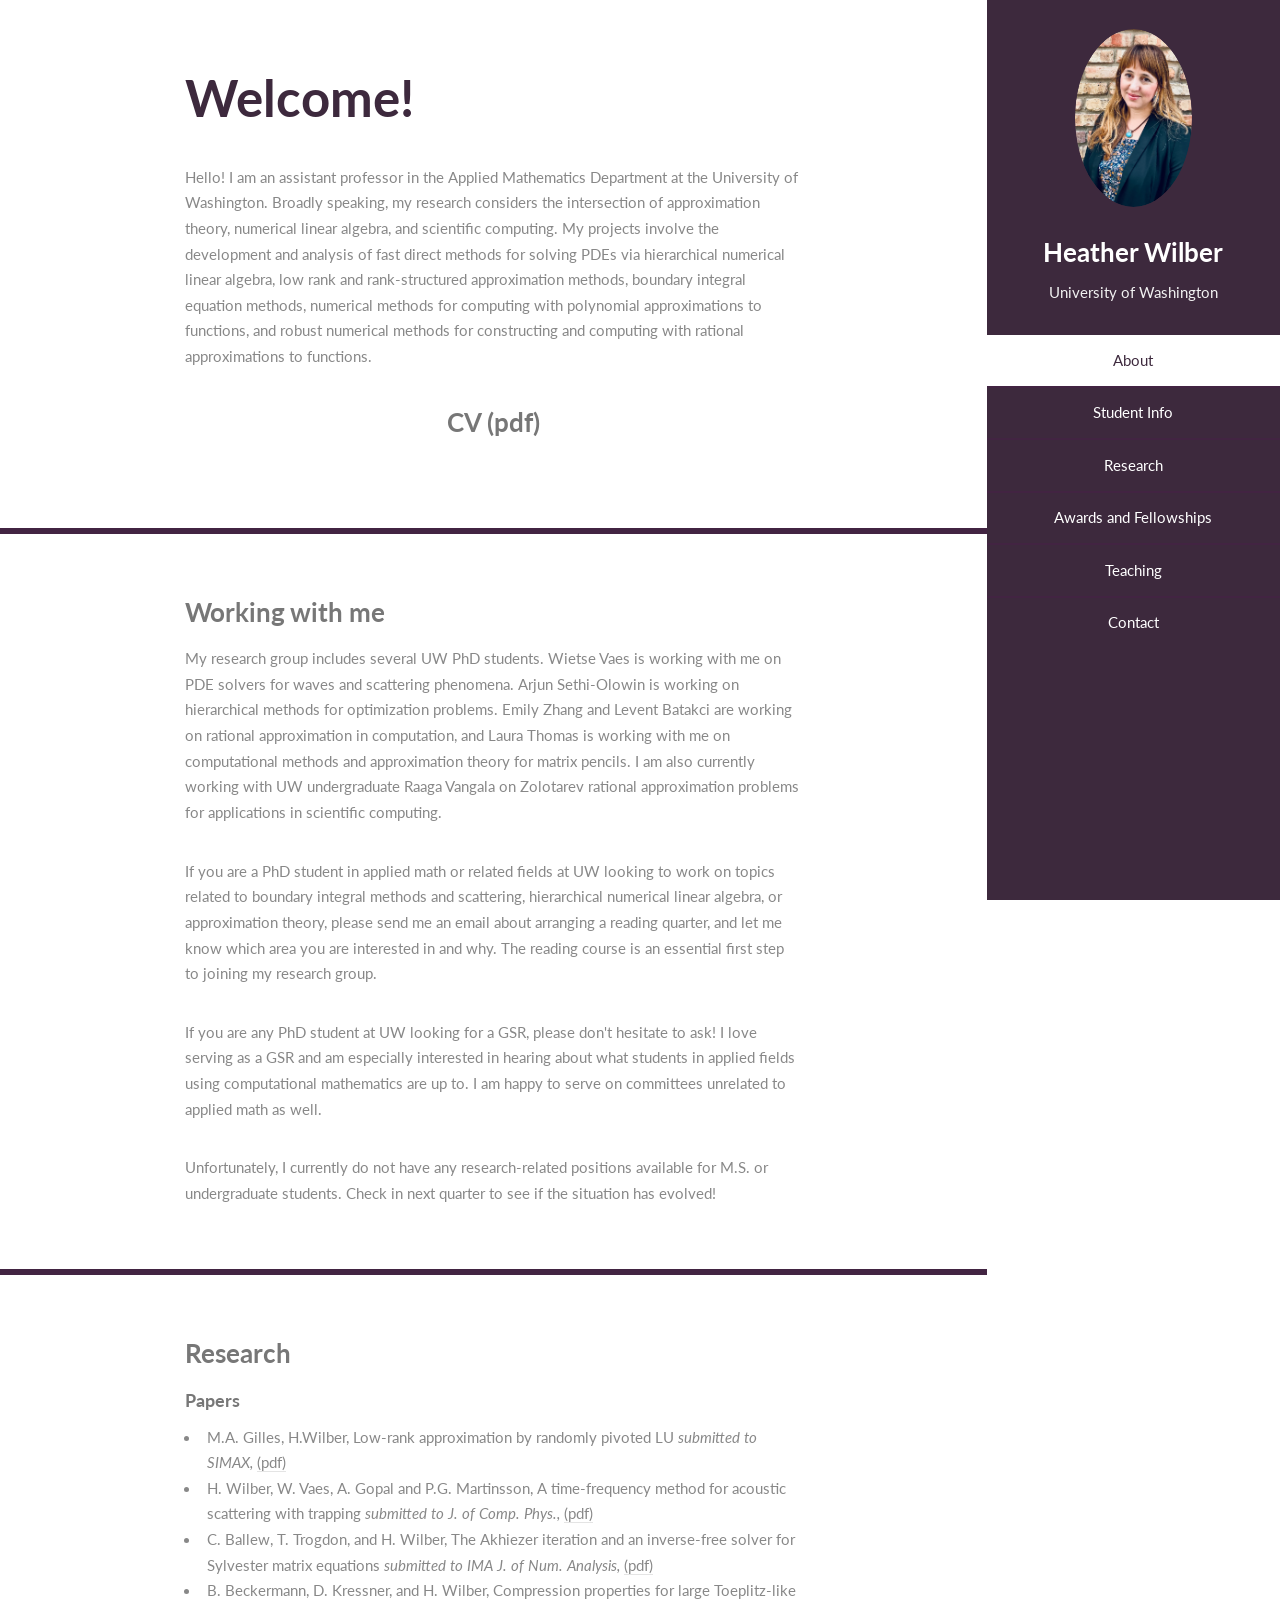
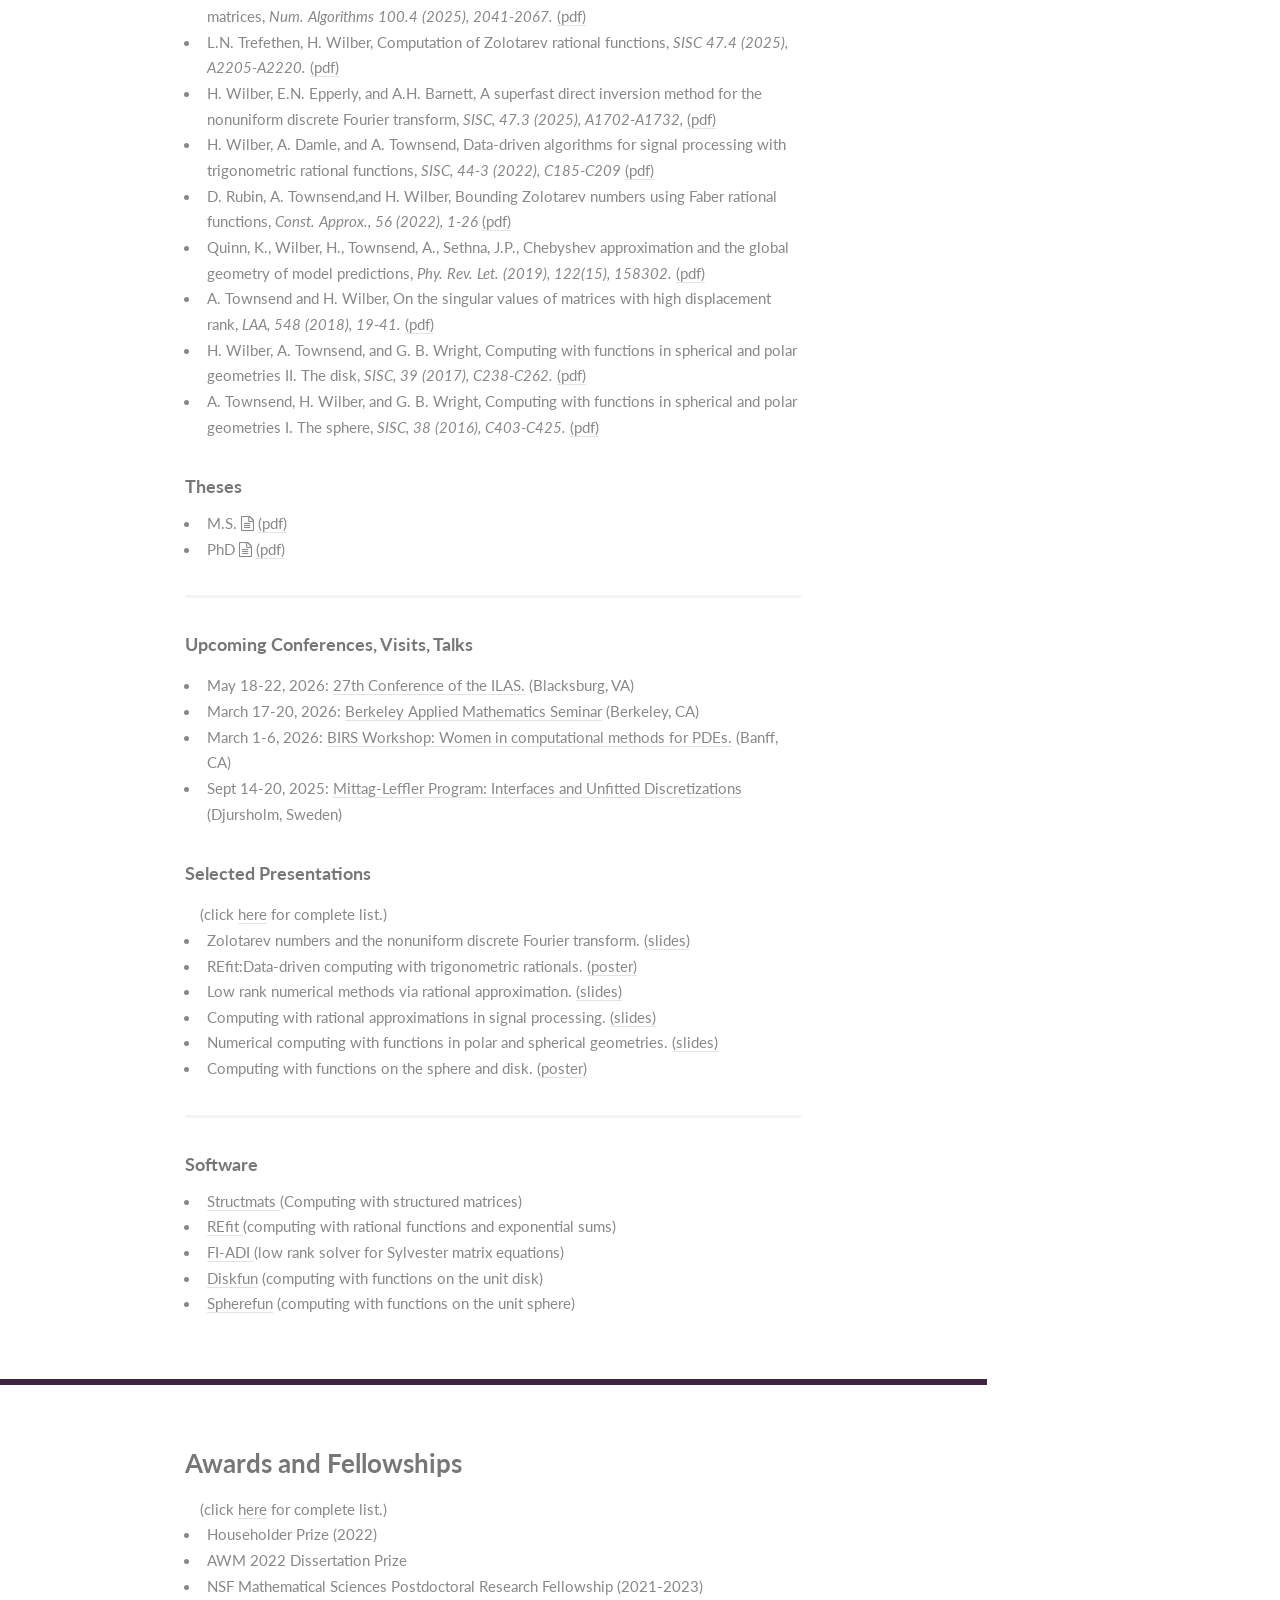
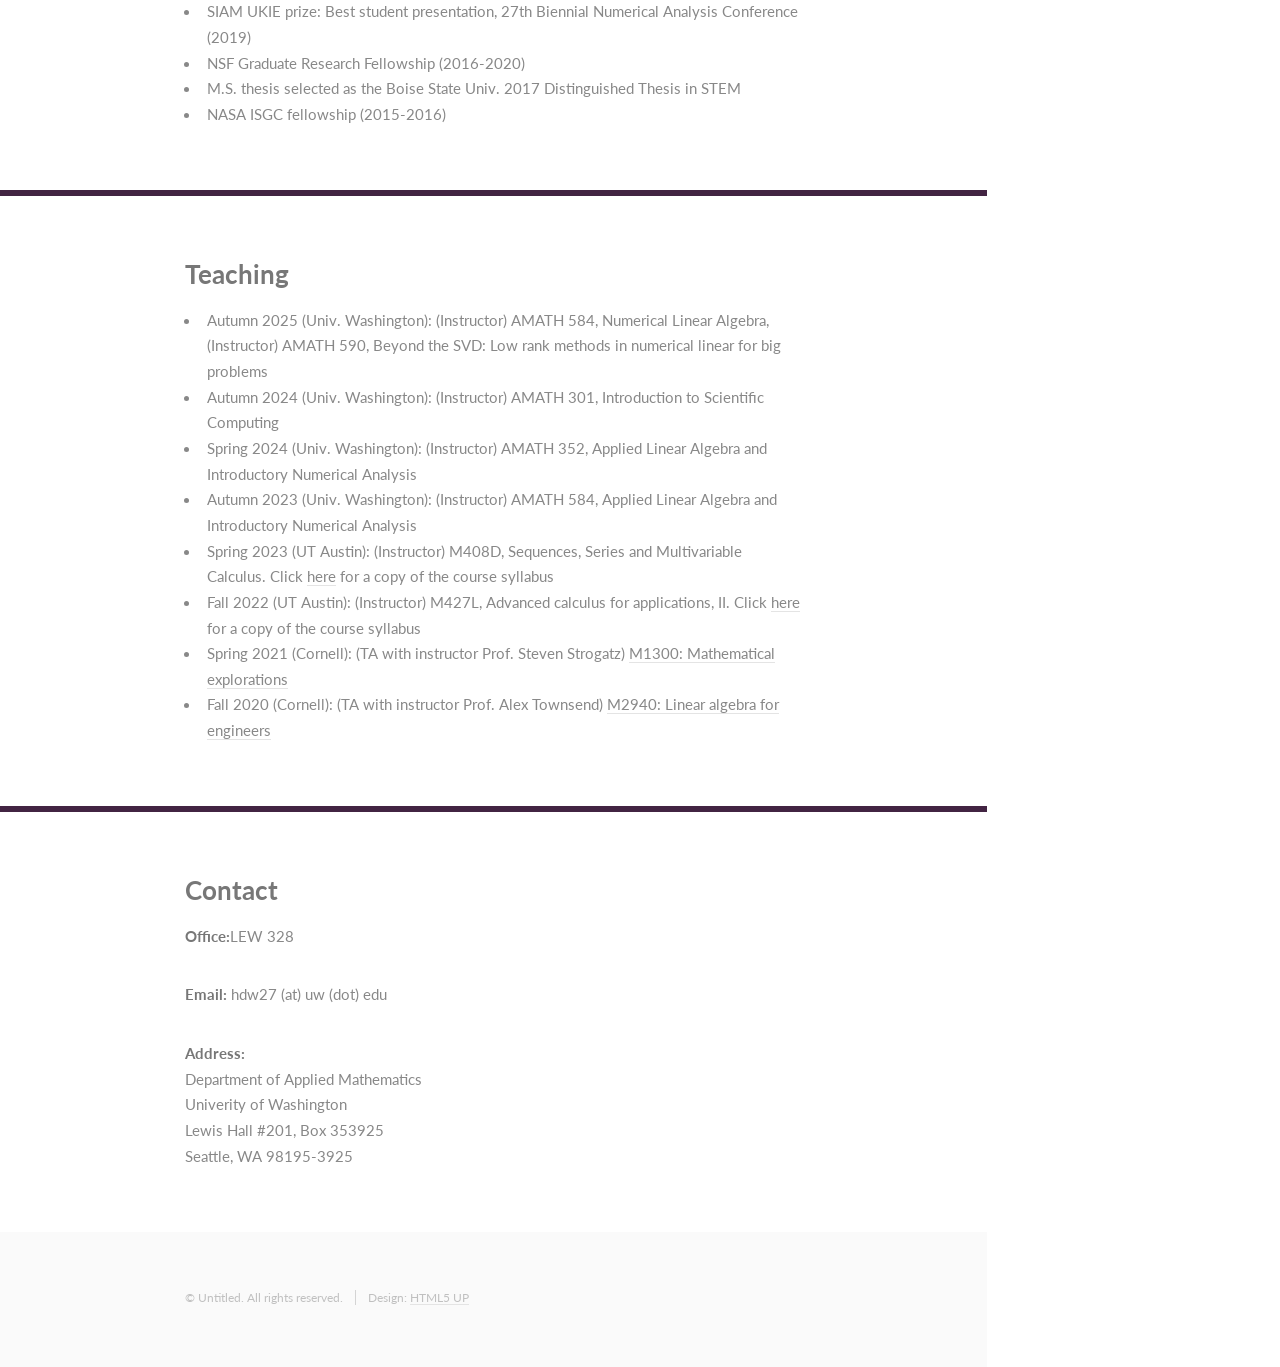
<file: index_old.html>
<!DOCTYPE HTML>
<!--
	Read Only by HTML5 UP
	html5up.net | @ajlkn
	Free for personal and commercial use under the CCA 3.0 license (html5up.net/license)
-->
<html>
	<head>
		<title>Heather Wilber</title>
		<meta charset="utf-8" />
		<meta name="viewport" content="width=device-width, initial-scale=1" />
		<!--[if lte IE 8]><script src="assets/js/ie/html5shiv.js"></script><![endif]-->
		<link rel="stylesheet" href="assets/css/main.css" />
		<!--[if lte IE 8]><link rel="stylesheet" href="assets/css/ie8.css" /><![endif]-->
	</head>
	<body>

		<!-- Header -->
			<section id="header">
				<header>
					<span class="image avatar"><img src="me.jpg" alt="" /></span>
					<h1 id="logo"><a href="CV2023.pdf">Heather Wilber</a></h1>
					<p>University of Washington
					</p>


				</header>
				<nav id="nav">
					<ul>
						<li><a href="#one" class="active">About</a></li>
                        <li><a href="#two">Student Info</a></li>
						<li><a href="#three">Research</a></li>
						<li><a href="#four">Awards and Fellowships</a></li>
						<li><a href="#five">Teaching</a></li>
						<li><a href="#six">Contact</a></li>
					</ul>
				</nav>
				<footer>
					<ul class="icons">
						<!--<li><a href="#" class="icon fa-twitter"><span class="label">Twitter</span></a></li>-->
						<!--<li><a href="#" class="icon fa-facebook"><span class="label">Facebook</span></a></li>-->
						<!--<li><a href="#" class="icon fa-instagram"><span class="label">Instagram</span></a></li>-->
						<!--<li><a href="#" class="icon fa-github"><span class="label">Github</span></a></li>
						<li><a href="#" class="icon fa-envelope"><span class="label">Email</span></a></li>-->
					</ul>
				</footer>
			</section>

		<!-- Wrapper -->
			<div id="wrapper">

				<!-- Main -->
					<div id="main">

						<!-- One -->
							<section id="one">
								<div class="container">
									<header class="major">
										<h2>Welcome!</h2>
										<!--<p>About me:</p>-->
									</header>
									<!--<a href="#" class="image"><img src="images/avatar.jpg" alt="" />-->
									<p> Hello! I am an assistant professor in the Applied Mathematics Department at the University of Washington. Broadly speaking, my research considers the intersection of approximation theory, numerical linear algebra, and scientific computing. My projects involve the development and analysis of fast direct methods for solving PDEs via hierarchical numerical linear algebra, low rank and rank-structured approximation methods, boundary integral equation methods, numerical methods for computing with polynomial approximations to functions, and robust numerical methods for constructing and computing with rational approximations to functions.</p>

									<h3><center><p><a href="H_Wilber_CV_short.pdf"> CV (pdf)</a></p></h3></center>
											 <!--<li><a href="#" class="icon fa-facebook"><span class="label">Facebook</span></a></li>-->
											 <!--<li><a href="#" class="icon fa-instagram"><span class="label">Instagram</span></a></li>-->
											 <!--<li><a href="#" class="icon fa-github"><span class="label">Github</span></a></li>
											 <li><a href="#" class="icon fa-envelope"><span class="label">Email</span></a></li>-->
										 <!--</ul></h3>-->
										<!--<p><b>CV: </b><a href="CV.pdf">  (pdf)</a></p>-->
								<!--<p>Integer eu ante ornare amet commetus vestibulum blandit integer in curae ac faucibus integer non. Adipiscing cubilia elementum integer. Integer eu ante ornare amet commetus.</p>-->
								<!--<article>
									<!--<a href="#" class="image"><img src="images/pic02.jpg" alt="" /></a>-->
										<!--<p>Integer eu ante ornare amet commetus vestibulum blandit integer in curae ac faucibus integer adipiscing ornare amet.</p>
									</div>--?
								<!--</article>-->
							</div>
							</section>

<section id="two">
									<div class="container">
										<h3>Working with me</h3>
										<p>
										My research group includes several UW PhD students.  
 Wietse Vaes is working with me on PDE solvers for waves and scattering phenomena. Arjun Sethi-Olowin is working on hierarchical methods for optimization problems. Emily Zhang and Levent Batakci are working on rational approximation in computation, and Laura Thomas is working with me on computational methods and approximation theory for matrix pencils. I am also currently working with UW undergraduate Raaga Vangala on Zolotarev rational approximation problems for applications in scientific computing.</p>

<p>If you are a PhD student in applied math or related fields at UW looking to work on topics related to boundary integral methods and scattering, hierarchical numerical linear algebra, or approximation theory, please send me an email about arranging a reading quarter, and let me know which area you are interested in and why. The reading course is an essential first step to joining my research group.</p>

<p>If you are any PhD student at UW looking for a GSR, please don't hesitate to ask! I love serving as a GSR and am especially interested in hearing about what students in applied fields using computational mathematics are up to. I am happy to serve on committees unrelated to applied math as well.</p>

<p>Unfortunately, I currently do not have any research-related positions available for M.S. or undergraduate students. Check in next quarter to see if the situation has evolved!</p>




										<!--<p>Integer eu anteLornare amet commetus vestibulum blandit integer in curae ac faucibus integer non. Adipiscing cubilia elementum integer lorem ipsum dolor sit amet.</p>
										<ul class="feature-icons">
											<li class="fa-code">Papers</li>
											<li class="fa-cubes">Software</li>-->
											<!--<li class="fa-book">Talks</li>
											<li class="fa-coffee">Drink much coffee</li>
											<li class="fa-bolt">Lightning bolt</li>
											<li class="fa-users">Shadow clone technique</li>-->
										<!--</ul>-->
									</div>
								</section>


						<!-- Two -->
							<section id="three">
								<div class="container">
									<h3>Research</h3>
								<div class="features">
										<article>
											<!--<a href="#" class="image"><img src="images/pic01.jpg" alt="" /></a>-->
											<div class="container">
												<h4>Papers</h4>
<ul>
<li>M.A. Gilles, H.Wilber, Low-rank approximation by randomly pivoted LU <i>submitted to SIMAX,</i> <a href="https://arxiv.org/abs/2601.22344">(pdf)</a></li>
<li>H. Wilber, W. Vaes, A. Gopal and P.G. Martinsson, A time-frequency method for acoustic scattering with trapping <i>submitted to J. of Comp. Phys.,</i> <a href="https://arxiv.org/abs/2506.15165">(pdf)</a></li>
<li>C. Ballew, T. Trogdon, and H. Wilber, The Akhiezer iteration and an inverse-free solver for Sylvester matrix equations <i>submitted to IMA J. of Num. Analysis,</i> <a href="https://arxiv.org/abs/2503.17496">(pdf)</a></li>												
<li>B. Beckermann, D. Kressner, and H. Wilber, Compression properties for large Toeplitz-like matrices, <i>Num. Algorithms 100.4 (2025), 2041-2067.</i> <a href="https://arxiv.org/abs/2502.09823">(pdf)</a></li>
												<li>L.N. Trefethen, H. Wilber, Computation of Zolotarev rational functions, <i>SISC 47.4 (2025), A2205-A2220.</i> <a href="https://arxiv.org/abs/2408.14092">(pdf)</a></li>	
												<li>H. Wilber, E.N. Epperly, and A.H. Barnett, A superfast direct inversion method for the nonuniform discrete Fourier transform, <i>SISC, 47.3 (2025), A1702-A1732, </i> <a href="https://arxiv.org/abs/2404.13223">(pdf)</a></li>													
												<li>H. Wilber, A. Damle, and A. Townsend, Data-driven algorithms for signal processing with trigonometric rational functions, <i>SISC, 44-3 (2022), C185-C209 </i> <a href="https://arxiv.org/pdf/2105.07324.pdf">(pdf)</a></li>
												<li>D. Rubin, A. Townsend,and H. Wilber, Bounding Zolotarev numbers using Faber rational functions, <i>Const. Approx., 56 (2022), 1-26 </i> <a href="https://arxiv.org/abs/1911.11882">(pdf)</a></li>
												<li>Quinn, K., Wilber, H., Townsend, A., Sethna, J.P., Chebyshev approximation and the global geometry of model predictions, <i>Phy. Rev. Let. (2019), 122(15), 158302.</i> <a href="https://www.researchgate.net/publication/332520214_Chebyshev_Approximation_and_the_Global_Geometry_of_Model_Predictions">(pdf)</a></li>
												<li>A. Townsend and H. Wilber, On the singular values of matrices with high displacement rank, <i>LAA, 548 (2018), 19-41.</i> <a href="https://arxiv.org/abs/1712.05864">(pdf)</a></li>
												<li>H. Wilber, A. Townsend, and G. B. Wright, Computing with functions in spherical and polar geometries II. The disk, <i>SISC, 39 (2017), C238-C262.</i> <a href="https://arxiv.org/abs/1604.03061">(pdf)</a></li>
												<li>A. Townsend, H. Wilber, and G. B. Wright, Computing with functions in spherical and polar geometries I. The sphere, <i>SISC, 38 (2016), C403-C425.</i> <a href="https://arxiv.org/abs/1510.08094">(pdf)</a></li>
											</ul>
											<h4>Theses</h4>
											<ul>
											<li>M.S. <a class="icons"><a href="msc_thesis.pdf" class="icon fa-file-text-o"> <span class="label"></span></a></a><a href="msc_thesis.pdf">(pdf)</a></li>
											<li>PhD <a class="icons"><a href="phd_thesis.pdf" class="icon fa-file-text-o"> <span class="label"></span></a></a><a href="phd_thesis.pdf">(pdf)</a></li>
										</ul>
											</div>
										</article>
										<article>
											<!--<a href="#" class="image"><img src="images/pic03.jpg" alt="" /></a>-->
											<div class="container">
												<h4>Upcoming Conferences, Visits, Talks</h4>
												<h3></h3>
												<ul>
												<li>May 18-22, 2026: <a href="https://ilas2026.math.vt.edu/">27th Conference of the ILAS.</a> (Blacksburg, VA) </li>
												<li>March 17-20, 2026: <a href="https://berkeleyams.lbl.gov/spring26/">Berkeley Applied Mathematics Seminar</a> (Berkeley, CA) </li>
												<li>March 1-6, 2026: <a href="https://www.birs.ca/events/2026/5-day-workshops/26w5567">BIRS Workshop: Women in computational methods for PDEs.</a> (Banff, CA) </li>
                                                <li>Sept 14-20, 2025: <a href="https://www.mittag-leffler.se/activities/interfaces-and-unfitted-discretization-methods/#program">Mittag-Leffler Program: Interfaces and Unfitted Discretizations</a> (Djursholm, Sweden) </li>
											</ul>
											</div>
											<div class="container">
												<h4>Selected Presentations</h4>
												<h3></h3>
												<ul>
												(click <a href="H_Wilber_CV_short.pdf">here</a> for complete list.)
                                                <li>Zolotarev numbers and the nonuniform discrete Fourier transform. <a href="Princeton2024.pdf">(slides)</a></li>
												<li>REfit:Data-driven computing with trigonometric rationals. <a href="REFIT_POSTER_all.pdf">(poster)</a></li>
												<li>Low rank numerical methods via rational approximation. <a href="CAvid.pdf">(slides)</a></li>
												<li>Computing with rational approximations in signal processing. <a href="rising.pdf">(slides)</a></li>
												<li>Numerical computing with functions in polar and spherical geometries. <a href="SSWC.pdf">(slides)</a></li>
												<li>Computing with functions on the sphere and disk. <a href="poster.pdf">(poster)</a></li>
											</ul>
											</div>
										</article>
										<article>
											<!--<a href="#" class="image"><img src="images/pic02.jpg" alt="" /></a>-->
											<div class="container">
												<h4>Software</h4>
												<ul>
												<li><a href="https://github.com/heatherw3521/structmats">Structmats </a>(Computing with structured matrices)  <!--<a href=>(poster)</a>--></li>	
												<li><a href="https://github.com/heatherw3521/REfit">REfit </a>(computing with rational functions and exponential sums)  <!--<a href=>(poster)</a>--></li>
												<li><a href="https://github.com/ajt60gaibb/freeLYAP">FI-ADI </a>(low rank solver for Sylvester matrix equations)  <!--<a href=>(poster)</a>--></li>
												<li><a href="http://www.chebfun.org/docs/guide/guide16.html">Diskfun</a> (computing with functions on the unit disk) </li>
												<li><a href="http://www.chebfun.org/docs/guide/guide17.html">Spherefun</a> (computing with functions on the unit sphere) </li>
											</ul>

											</div>
										</article>
									</div>
								</div>
							</section>

							<!-- Three -->
								<section id="four">
									<div class="container">
										<h3>Awards and Fellowships</h3>
										<ul>
											(click <a href="H_Wilber_CV_short.pdf">here</a> for complete list.)
											<li>Householder Prize (2022)</li>
											<li>AWM 2022 Dissertation Prize</li>
											<li>NSF Mathematical Sciences Postdoctoral Research Fellowship (2021-2023)</li>
											<li>SIAM UKIE prize: Best student presentation, 27th Biennial Numerical Analysis Conference (2019)</li>
											<li>NSF Graduate Research Fellowship (2016-2020)</li>
											<li>M.S. thesis selected as the Boise State Univ. 2017 Distinguished Thesis in STEM </a></li>
											<li>NASA ISGC fellowship (2015-2016)</li>
										</ul>
										<!--<p>Integer eu ante ornare amet commetus vestibulum blandit integer in curae ac faucibus integer non. Adipiscing cubilia elementum integer lorem ipsum dolor sit amet.</p>
										<ul class="feature-icons">
											<li class="fa-code">Papers</li>
											<li class="fa-cubes">Software</li>-->
											<!--<li class="fa-book">Talks</li>
											<li class="fa-coffee">Drink much coffee</li>
											<li class="fa-bolt">Lightning bolt</li>
											<li class="fa-users">Shadow clone technique</li>-->
										<!--</ul>-->
									</div>
								</section>

								<section id="five">
									<div class="container">
										<h3>Teaching</h3>
										<ul>
											<li>Autumn 2025 (Univ. Washington): (Instructor) AMATH 584, Numerical Linear Algebra, (Instructor) AMATH 590, Beyond the SVD: Low rank methods in numerical linear for big problems </li>
											<li>Autumn 2024 (Univ. Washington): (Instructor) AMATH 301, Introduction to Scientific Computing</li>
											<li>Spring 2024 (Univ. Washington): (Instructor) AMATH 352, Applied Linear Algebra and Introductory Numerical Analysis</li>
											<li>Autumn 2023 (Univ. Washington): (Instructor) AMATH 584, Applied Linear Algebra and Introductory Numerical Analysis</li>
											<li>Spring 2023 (UT Austin): (Instructor) M408D, Sequences, Series and Multivariable Calculus. Click <a href="M408D_syllabus.pdf">here</a> for a copy of the course syllabus </li>
											<li>Fall 2022 (UT Austin): (Instructor) M427L, Advanced calculus for applications, II. Click <a href="M427L_syllabus.pdf">here</a> for a copy of the course syllabus </li>
											<li>Spring 2021 (Cornell): (TA with instructor Prof. Steven Strogatz) <a href="https://courses.cornell.edu/preview_course_nopop.php?catoid=31&coid=492823">M1300: Mathematical explorations</a></li>
											<li>Fall 2020 (Cornell): (TA with instructor Prof. Alex Townsend) <a href="https://classes.cornell.edu/browse/roster/SP21/class/MATH/2940">M2940: Linear algebra for engineers</a></li>
										</ul>
										<!--<p>Integer eu ante ornare amet commetus vestibulum blandit integer in curae ac faucibus integer non. Adipiscing cubilia elementum integer lorem ipsum dolor sit amet.</p>
										<ul class="feature-icons">
											<li class="fa-code">Papers</li>
											<li class="fa-cubes">Software</li>-->
											<!--<li class="fa-book">Talks</li>
											<li class="fa-coffee">Drink much coffee</li>
											<li class="fa-bolt">Lightning bolt</li>
											<li class="fa-users">Shadow clone technique</li>-->
										<!--</ul>-->
									</div>
								</section>

						<!-- Four -->
							<section id="six">
								<div class="container">
									<h3>Contact</h3>
									<div class="container">
									<p><b>Office:</b>LEW 328<br>
									</div>
									<div class="container">
									<p><b>Email:</b> hdw27 (at) uw (dot) edu <br>
									</div>
									<div class="container">
									<p><b>Address:</b> <br>
										 Department of Applied Mathematics<br>
										 Univerity of Washington<br>
										 Lewis Hall #201, Box 353925 <br>
										 Seattle, WA 98195-3925</p>
									 </div>
									<!--<form method="post" action="#">
										<div class="row uniform">
											<div class="6u 12u(xsmall)"><input type="text" name="name" id="name" placeholder="Name" /></div>
											<div class="6u 12u(xsmall)"><input type="email" name="email" id="email" placeholder="Email" /></div>
										</div>
										<div class="row uniform">
											<div class="12u"><input type="text" name="subject" id="subject" placeholder="Subject" /></div>
										</div>
										<div class="row uniform">
											<div class="12u"><textarea name="message" id="message" placeholder="Message" rows="6"></textarea></div>
										</div>
										<div class="row uniform">
											<div class="12u">
												<ul class="actions">
													<li><input type="submit" class="special" value="Send Message" /></li>
													<li><input type="reset" value="Reset Form" /></li>
												</ul>
											</div>
										</div>
									</form>-->
								</div>
							</section>

						<!-- Five -->
						<!--
							<section id="five">
								<div class="container">
									<h3>Elements</h3>

									<section>
										<h4>Text</h4>
										<p>This is <b>bold</b> and this is <strong>strong</strong>. This is <i>italic</i> and this is <em>emphasized</em>.
										This is <sup>superscript</sup> text and this is <sub>subscript</sub> text.
										This is <u>underlined</u> and this is code: <code>for (;;) { ... }</code>. Finally, <a href="#">this is a link</a>.</p>
										<hr />
										<header>
											<h4>Heading with a Subtitle</h4>
											<p>Lorem ipsum dolor sit amet nullam id egestas urna aliquam</p>
										</header>
										<p>Nunc lacinia ante nunc ac lobortis. Interdum adipiscing gravida odio porttitor sem non mi integer non faucibus ornare mi ut ante amet placerat aliquet. Volutpat eu sed ante lacinia sapien lorem accumsan varius montes viverra nibh in adipiscing blandit tempus accumsan.</p>
										<header>
											<h5>Heading with a Subtitle</h5>
											<p>Lorem ipsum dolor sit amet nullam id egestas urna aliquam</p>
										</header>
										<p>Nunc lacinia ante nunc ac lobortis. Interdum adipiscing gravida odio porttitor sem non mi integer non faucibus ornare mi ut ante amet placerat aliquet. Volutpat eu sed ante lacinia sapien lorem accumsan varius montes viverra nibh in adipiscing blandit tempus accumsan.</p>
										<hr />
										<h2>Heading Level 2</h2>
										<h3>Heading Level 3</h3>
										<h4>Heading Level 4</h4>
										<h5>Heading Level 5</h5>
										<h6>Heading Level 6</h6>
										<hr />
										<h5>Blockquote</h5>
										<blockquote>Fringilla nisl. Donec accumsan interdum nisi, quis tincidunt felis sagittis eget tempus euismod. Vestibulum ante ipsum primis in faucibus vestibulum. Blandit adipiscing eu felis iaculis volutpat ac adipiscing accumsan faucibus. Vestibulum ante ipsum primis in faucibus lorem ipsum dolor sit amet nullam adipiscing eu felis.</blockquote>
										<h5>Preformatted</h5>
										<pre><code>i = 0;

	while (!deck.isInOrder()) {
	    print 'Iteration ' + i;
	    deck.shuffle();
	    i++;
	}

	print 'It took ' + i + ' iterations to sort the deck.';</code></pre>
									</section>

									<section>
										<h4>Lists</h4>
										<div class="row">
											<div class="6u 12u(xsmall)">
												<h5>Unordered</h5>
												<ul>
													<li>Dolor pulvinar etiam magna etiam.</li>
													<li>Sagittis adipiscing lorem eleifend.</li>
													<li>Felis enim feugiat dolore viverra.</li>
												</ul>
												<h5>Alternate</h5>
												<ul class="alt">
													<li>Dolor pulvinar etiam magna etiam.</li>
													<li>Sagittis adipiscing lorem eleifend.</li>
													<li>Felis enim feugiat dolore viverra.</li>
												</ul>
											</div>
											<div class="6u 12u(xsmall)">
												<h5>Ordered</h5>
												<ol>
													<li>Dolor pulvinar etiam magna etiam.</li>
													<li>Etiam vel felis at lorem sed viverra.</li>
													<li>Felis enim feugiat dolore viverra.</li>
													<li>Dolor pulvinar etiam magna etiam.</li>
													<li>Etiam vel felis at lorem sed viverra.</li>
													<li>Felis enim feugiat dolore viverra.</li>
												</ol>
												<h5>Icons</h5>
												<ul class="icons">
													<li><a href="#" class="icon fa-twitter"><span class="label">Twitter</span></a></li>
													<li><a href="#" class="icon fa-facebook"><span class="label">Facebook</span></a></li>
													<li><a href="#" class="icon fa-instagram"><span class="label">Instagram</span></a></li>
													<li><a href="#" class="icon fa-github"><span class="label">Github</span></a></li>
													<li><a href="#" class="icon fa-dribbble"><span class="label">Dribbble</span></a></li>
													<li><a href="#" class="icon fa-tumblr"><span class="label">Tumblr</span></a></li>
												</ul>
											</div>
										</div>
										<h5>Actions</h5>
										<ul class="actions">
											<li><a href="#" class="button special">Default</a></li>
											<li><a href="#" class="button">Default</a></li>
											<li><a href="#" class="button alt">Default</a></li>
										</ul>
										<ul class="actions small">
											<li><a href="#" class="button special small">Small</a></li>
											<li><a href="#" class="button small">Small</a></li>
											<li><a href="#" class="button alt small">Small</a></li>
										</ul>
										<div class="row">
											<div class="3u 6u(medium) 12u$(xsmall)">
												<ul class="actions vertical">
													<li><a href="#" class="button special">Default</a></li>
													<li><a href="#" class="button">Default</a></li>
													<li><a href="#" class="button alt">Default</a></li>
												</ul>
											</div>
											<div class="3u 6u$(medium) 12u$(xsmall)">
												<ul class="actions vertical small">
													<li><a href="#" class="button special small">Small</a></li>
													<li><a href="#" class="button small">Small</a></li>
													<li><a href="#" class="button alt small">Small</a></li>
												</ul>
											</div>
											<div class="3u 6u(medium) 12u$(xsmall)">
												<ul class="actions vertical">
													<li><a href="#" class="button special fit">Default</a></li>
													<li><a href="#" class="button fit">Default</a></li>
													<li><a href="#" class="button alt fit">Default</a></li>
												</ul>
											</div>
											<div class="3u 6u$(medium) 12u$(xsmall)">
												<ul class="actions vertical small">
													<li><a href="#" class="button special small fit">Small</a></li>
													<li><a href="#" class="button small fit">Small</a></li>
													<li><a href="#" class="button alt small fit">Small</a></li>
												</ul>
											</div>
										</div>
									</section>

									<section>
										<h4>Table</h4>
										<h5>Default</h5>
										<div class="table-wrapper">
											<table>
												<thead>
													<tr>
														<th>Name</th>
														<th>Description</th>
														<th>Price</th>
													</tr>
												</thead>
												<tbody>
													<tr>
														<td>Item One</td>
														<td>Ante turpis integer aliquet porttitor.</td>
														<td>29.99</td>
													</tr>
													<tr>
														<td>Item Two</td>
														<td>Vis ac commodo adipiscing arcu aliquet.</td>
														<td>19.99</td>
													</tr>
													<tr>
														<td>Item Three</td>
														<td> Morbi faucibus arcu accumsan lorem.</td>
														<td>29.99</td>
													</tr>
													<tr>
														<td>Item Four</td>
														<td>Vitae integer tempus condimentum.</td>
														<td>19.99</td>
													</tr>
													<tr>
														<td>Item Five</td>
														<td>Ante turpis integer aliquet porttitor.</td>
														<td>29.99</td>
													</tr>
												</tbody>
												<tfoot>
													<tr>
														<td colspan="2"></td>
														<td>100.00</td>
													</tr>
												</tfoot>
											</table>
										</div>

										<h5>Alternate</h5>
										<div class="table-wrapper">
											<table class="alt">
												<thead>
													<tr>
														<th>Name</th>
														<th>Description</th>
														<th>Price</th>
													</tr>
												</thead>
												<tbody>
													<tr>
														<td>Item One</td>
														<td>Ante turpis integer aliquet porttitor.</td>
														<td>29.99</td>
													</tr>
													<tr>
														<td>Item Two</td>
														<td>Vis ac commodo adipiscing arcu aliquet.</td>
														<td>19.99</td>
													</tr>
													<tr>
														<td>Item Three</td>
														<td> Morbi faucibus arcu accumsan lorem.</td>
														<td>29.99</td>
													</tr>
													<tr>
														<td>Item Four</td>
														<td>Vitae integer tempus condimentum.</td>
														<td>19.99</td>
													</tr>
													<tr>
														<td>Item Five</td>
														<td>Ante turpis integer aliquet porttitor.</td>
														<td>29.99</td>
													</tr>
												</tbody>
												<tfoot>
													<tr>
														<td colspan="2"></td>
														<td>100.00</td>
													</tr>
												</tfoot>
											</table>
										</div>
									</section>

									<section>
										<h4>Buttons</h4>
										<ul class="actions">
											<li><a href="#" class="button special">Special</a></li>
											<li><a href="#" class="button">Default</a></li>
											<li><a href="#" class="button alt">Alternate</a></li>
										</ul>
										<ul class="actions">
											<li><a href="#" class="button special big">Big</a></li>
											<li><a href="#" class="button">Default</a></li>
											<li><a href="#" class="button alt small">Small</a></li>
										</ul>
										<ul class="actions fit">
											<li><a href="#" class="button special fit">Fit</a></li>
											<li><a href="#" class="button fit">Fit</a></li>
											<li><a href="#" class="button alt fit">Fit</a></li>
										</ul>
										<ul class="actions fit small">
											<li><a href="#" class="button special fit small">Fit + Small</a></li>
											<li><a href="#" class="button fit small">Fit + Small</a></li>
											<li><a href="#" class="button alt fit small">Fit + Small</a></li>
										</ul>
										<ul class="actions">
											<li><a href="#" class="button special icon fa-download">Icon</a></li>
											<li><a href="#" class="button icon fa-download">Icon</a></li>
											<li><a href="#" class="button alt icon fa-check">Icon</a></li>
										</ul>
										<ul class="actions">
											<li><span class="button special disabled">Special</span></li>
											<li><span class="button disabled">Default</span></li>
											<li><span class="button alt disabled">Alternate</span></li>
										</ul>
									</section>

									<section>
										<h4>Form</h4>
										<form method="post" action="#">
											<div class="row uniform">
												<div class="6u 12u(xsmall)">
													<input type="text" name="demo-name" id="demo-name" value="" placeholder="Name" />
												</div>
												<div class="6u 12u(xsmall)">
													<input type="email" name="demo-email" id="demo-email" value="" placeholder="Email" />
												</div>
											</div>
											<div class="row uniform">
												<div class="12u">
													<div class="select-wrapper">
														<select name="demo-category" id="demo-category">
															<option value="">- Category -</option>
															<option value="1">Manufacturing</option>
															<option value="1">Shipping</option>
															<option value="1">Administration</option>
															<option value="1">Human Resources</option>
														</select>
													</div>
												</div>
											</div>
											<div class="row uniform">
												<div class="4u 12u(medium)">
													<input type="radio" id="demo-priority-low" name="demo-priority" checked>
													<label for="demo-priority-low">Low Priority</label>
												</div>
												<div class="4u 12u(medium)">
													<input type="radio" id="demo-priority-normal" name="demo-priority">
													<label for="demo-priority-normal">Normal Priority</label>
												</div>
												<div class="4u 12u(medium)">
													<input type="radio" id="demo-priority-high" name="demo-priority">
													<label for="demo-priority-high">High Priority</label>
												</div>
											</div>
											<div class="row uniform">
												<div class="6u 12u(medium)">
													<input type="checkbox" id="demo-copy" name="demo-copy">
													<label for="demo-copy">Email me a copy of this message</label>
												</div>
												<div class="6u 12u(medium)">
													<input type="checkbox" id="demo-human" name="demo-human" checked>
													<label for="demo-human">I am a human and not a robot</label>
												</div>
											</div>
											<div class="row uniform">
												<div class="12u">
													<textarea name="demo-message" id="demo-message" placeholder="Enter your message" rows="6"></textarea>
												</div>
											</div>
											<div class="row uniform">
												<div class="12u">
													<ul class="actions">
														<li><input type="submit" value="Send Message" /></li>
														<li><input type="reset" value="Reset" class="alt" /></li>
													</ul>
												</div>
											</div>
										</form>
									</section>

									<section>
										<h4>Image</h4>
										<h5>Fit</h5>
										<span class="image fit"><img src="images/banner.jpg" alt="" /></span>
										<div class="box alt">
											<div class="row 50% uniform">
												<div class="4u"><span class="image fit"><img src="images/pic01.jpg" alt="" /></span></div>
												<div class="4u"><span class="image fit"><img src="images/pic02.jpg" alt="" /></span></div>
												<div class="4u"><span class="image fit"><img src="images/pic03.jpg" alt="" /></span></div>
											</div>
											<div class="row 50% uniform">
												<div class="4u"><span class="image fit"><img src="images/pic02.jpg" alt="" /></span></div>
												<div class="4u"><span class="image fit"><img src="images/pic03.jpg" alt="" /></span></div>
												<div class="4u"><span class="image fit"><img src="images/pic01.jpg" alt="" /></span></div>
											</div>
											<div class="row 50% uniform">
												<div class="4u"><span class="image fit"><img src="images/pic03.jpg" alt="" /></span></div>
												<div class="4u"><span class="image fit"><img src="images/pic01.jpg" alt="" /></span></div>
												<div class="4u"><span class="image fit"><img src="images/pic02.jpg" alt="" /></span></div>
											</div>
										</div>
										<h5>Left &amp; Right</h5>
										<p><span class="image left"><img src="images/avatar.jpg" alt="" /></span>Fringilla nisl. Donec accumsan interdum nisi, quis tincidunt felis sagittis eget. tempus euismod. Vestibulum ante ipsum primis in faucibus vestibulum. Blandit adipiscing eu felis iaculis volutpat ac adipiscing accumsan eu faucibus. Integer ac pellentesque praesent tincidunt felis sagittis eget. tempus euismod. Vestibulum ante ipsum primis in faucibus vestibulum. Blandit adipiscing eu felis iaculis volutpat ac adipiscing accumsan eu faucibus. Integer ac pellentesque praesent. Donec accumsan interdum nisi, quis tincidunt felis sagittis eget. tempus euismod. Vestibulum ante ipsum primis in faucibus vestibulum. Blandit adipiscing eu felis iaculis volutpat ac adipiscing accumsan eu faucibus. Integer ac pellentesque praesent tincidunt felis sagittis eget. tempus euismod. Vestibulum ante ipsum primis in faucibus vestibulum. Blandit adipiscing eu felis iaculis volutpat ac adipiscing accumsan eu faucibus. Integer ac pellentesque praesent.</p>
										<p><span class="image right"><img src="images/avatar.jpg" alt="" /></span>Fringilla nisl. Donec accumsan interdum nisi, quis tincidunt felis sagittis eget. tempus euismod. Vestibulum ante ipsum primis in faucibus vestibulum. Blandit adipiscing eu felis iaculis volutpat ac adipiscing accumsan eu faucibus. Integer ac pellentesque praesent tincidunt felis sagittis eget. tempus euismod. Vestibulum ante ipsum primis in faucibus vestibulum. Blandit adipiscing eu felis iaculis volutpat ac adipiscing accumsan eu faucibus. Integer ac pellentesque praesent. Donec accumsan interdum nisi, quis tincidunt felis sagittis eget. tempus euismod. Vestibulum ante ipsum primis in faucibus vestibulum. Blandit adipiscing eu felis iaculis volutpat ac adipiscing accumsan eu faucibus. Integer ac pellentesque praesent tincidunt felis sagittis eget. tempus euismod. Vestibulum ante ipsum primis in faucibus vestibulum. Blandit adipiscing eu felis iaculis volutpat ac adipiscing accumsan eu faucibus. Integer ac pellentesque praesent.</p>
									</section>

								</div>
							</section>
						-->

					</div>

				<!-- Footer -->
					<section id="footer">
						<div class="container">
							<ul class="copyright">
								<li>&copy; Untitled. All rights reserved.</li><li>Design: <a href="http://html5up.net">HTML5 UP</a></li>
							</ul>
						</div>
					</section>

			</div>

		<!-- Scripts -->
			<script src="assets/js/jquery.min.js"></script>
			<script src="assets/js/jquery.scrollzer.min.js"></script>
			<script src="assets/js/jquery.scrolly.min.js"></script>
			<script src="assets/js/skel.min.js"></script>
			<script src="assets/js/util.js"></script>
			<!--[if lte IE 8]><script src="assets/js/ie/respond.min.js"></script><![endif]-->
			<script src="assets/js/main.js"></script>

	</body>
</html>
</file>
<file: assets/css/ie8.css>
/*
	Read Only by HTML5 UP
	html5up.net | @ajlkn
	Free for personal and commercial use under the CCA 3.0 license (html5up.net/license)
*/

/* Basic */

	code,
	input[type="text"],
	input[type="password"],
	input[type="email"],
	select,
	textarea,
	.box,
	.image,
	.image img,
	input[type="submit"],
	input[type="reset"],
	input[type="button"],
	.button {
		position: relative;
		-ms-behavior: url("assets/js/ie/PIE.htc");
	}

/* Form */

	input[type="text"],
	input[type="password"],
	input[type="email"],
	select {
		line-height: 2.75em;
	}

	input[type="checkbox"],
	input[type="radio"] {
		-moz-appearance: normal;
		-webkit-appearance: normal;
		-ms-appearance: normal;
		appearance: normal;
	}

		input[type="checkbox"] + label,
		input[type="radio"] + label {
			padding: 0 0 0 1.5em;
		}

			input[type="checkbox"] + label:before,
			input[type="radio"] + label:before {
				display: none;
			}

/* Button */

	input[type="submit"].alt,
	input[type="reset"].alt,
	input[type="button"].alt,
	.button.alt {
		border: solid 2px #e4e4e4;
	}
</file>
<file: assets/css/main.css>
@import url("font-awesome.min.css");
@import url("https://fonts.googleapis.com/css?family=Lato:400,400italic,700,700italic|Source+Code+Pro:400");

/*
	Read Only by HTML5 UP
	html5up.net | @ajlkn
	Free for personal and commercial use under the CCA 3.0 license (html5up.net/license)
*/

/* Reset */

	html, body, div, span, applet, object, iframe, h1, h2, h3, h4, h5, h6, p, blockquote, pre, a, abbr, acronym, address, big, cite, code, del, dfn, em, img, ins, kbd, q, s, samp, small, strike, strong, sub, sup, tt, var, b, u, i, center, dl, dt, dd, ol, ul, li, fieldset, form, label, legend, table, caption, tbody, tfoot, thead, tr, th, td, article, aside, canvas, details, embed, figure, figcaption, footer, header, hgroup, menu, nav, output, ruby, section, summary, time, mark, audio, video {
		margin: 0;
		padding: 0;
		border: 0;
		font-size: 100%;
		font: inherit;
		vertical-align: baseline;
	}

	article, aside, details, figcaption, figure, footer, header, hgroup, menu, nav, section {
		display: block;
	}

	body {
		line-height: 1;
	}

	ol, ul {
		list-style: none;
	}

	blockquote, q {
		quotes: none;
	}

	blockquote:before, blockquote:after, q:before, q:after {
		content: '';
		content: none;
	}

	table {
		border-collapse: collapse;
		border-spacing: 0;
	}

	body {
		-webkit-text-size-adjust: none;
	}

/* Box Model */

	*, *:before, *:after {
		-moz-box-sizing: border-box;
		-webkit-box-sizing: border-box;
		box-sizing: border-box;
	}

/* Containers */

	.container {
		margin-left: auto;
		margin-right: auto;
	}

	.container.\31 25\25 {
		width: 100%;
		max-width: 56.25em;
		min-width: 45em;
	}

	.container.\37 5\25 {
		width: 33.75em;
	}

	.container.\35 0\25 {
		width: 22.5em;
	}

	.container.\32 5\25 {
		width: 11.25em;
	}

	.container {
		width: 45em;
	}

	@media screen and (max-width: 1680px) {

		.container.\31 25\25 {
			width: 100%;
			max-width: 56.25em;
			min-width: 45em;
		}

		.container.\37 5\25 {
			width: 33.75em;
		}

		.container.\35 0\25 {
			width: 22.5em;
		}

		.container.\32 5\25 {
			width: 11.25em;
		}

		.container {
			width: 45em;
		}

	}

	@media screen and (max-width: 1280px) {

		.container.\31 25\25 {
			width: 100%;
			max-width: 52.5em;
			min-width: 42em;
		}

		.container.\37 5\25 {
			width: 31.5em;
		}

		.container.\35 0\25 {
			width: 21em;
		}

		.container.\32 5\25 {
			width: 10.5em;
		}

		.container {
			width: 42em;
		}

	}

	@media screen and (max-width: 1024px) {

		.container.\31 25\25 {
			width: 100%;
			max-width: 106.25%;
			min-width: 85%;
		}

		.container.\37 5\25 {
			width: 63.75%;
		}

		.container.\35 0\25 {
			width: 42.5%;
		}

		.container.\32 5\25 {
			width: 21.25%;
		}

		.container {
			width: 85% !important;
		}

	}

	@media screen and (max-width: 736px) {

		.container.\31 25\25 {
			width: 100%;
			max-width: 112.5%;
			min-width: 90%;
		}

		.container.\37 5\25 {
			width: 67.5%;
		}

		.container.\35 0\25 {
			width: 45%;
		}

		.container.\32 5\25 {
			width: 22.5%;
		}

		.container {
			width: 90% !important;
		}

	}

	@media screen and (max-width: 480px) {

		.container.\31 25\25 {
			width: 100%;
			max-width: 112.5%;
			min-width: 90%;
		}

		.container.\37 5\25 {
			width: 67.5%;
		}

		.container.\35 0\25 {
			width: 45%;
		}

		.container.\32 5\25 {
			width: 22.5%;
		}

		.container {
			width: 90% !important;
		}

	}

/* Grid */

	.row {
		border-bottom: solid 1px transparent;
		-moz-box-sizing: border-box;
		-webkit-box-sizing: border-box;
		box-sizing: border-box;
	}

	.row > * {
		float: left;
		-moz-box-sizing: border-box;
		-webkit-box-sizing: border-box;
		box-sizing: border-box;
	}

	.row:after, .row:before {
		content: '';
		display: block;
		clear: both;
		height: 0;
	}

	.row.uniform > * > :first-child {
		margin-top: 0;
	}

	.row.uniform > * > :last-child {
		margin-bottom: 0;
	}

	.row.\30 \25 > * {
		padding: 0 0 0 0em;
	}

	.row.\30 \25 {
		margin: 0 0 -1px 0em;
	}

	.row.uniform.\30 \25 > * {
		padding: 0em 0 0 0em;
	}

	.row.uniform.\30 \25 {
		margin: 0em 0 -1px 0em;
	}

	.row > * {
		padding: 0 0 0 2em;
	}

	.row {
		margin: 0 0 -1px -2em;
	}

	.row.uniform > * {
		padding: 2em 0 0 2em;
	}

	.row.uniform {
		margin: -2em 0 -1px -2em;
	}

	.row.\32 00\25 > * {
		padding: 0 0 0 4em;
	}

	.row.\32 00\25 {
		margin: 0 0 -1px -4em;
	}

	.row.uniform.\32 00\25 > * {
		padding: 4em 0 0 4em;
	}

	.row.uniform.\32 00\25 {
		margin: -4em 0 -1px -4em;
	}

	.row.\31 50\25 > * {
		padding: 0 0 0 3em;
	}

	.row.\31 50\25 {
		margin: 0 0 -1px -3em;
	}

	.row.uniform.\31 50\25 > * {
		padding: 3em 0 0 3em;
	}

	.row.uniform.\31 50\25 {
		margin: -3em 0 -1px -3em;
	}

	.row.\35 0\25 > * {
		padding: 0 0 0 1em;
	}

	.row.\35 0\25 {
		margin: 0 0 -1px -1em;
	}

	.row.uniform.\35 0\25 > * {
		padding: 1em 0 0 1em;
	}

	.row.uniform.\35 0\25 {
		margin: -1em 0 -1px -1em;
	}

	.row.\32 5\25 > * {
		padding: 0 0 0 0.5em;
	}

	.row.\32 5\25 {
		margin: 0 0 -1px -0.5em;
	}

	.row.uniform.\32 5\25 > * {
		padding: 0.5em 0 0 0.5em;
	}

	.row.uniform.\32 5\25 {
		margin: -0.5em 0 -1px -0.5em;
	}

	.\31 2u, .\31 2u\24 {
		width: 100%;
		clear: none;
		margin-left: 0;
	}

	.\31 1u, .\31 1u\24 {
		width: 91.6666666667%;
		clear: none;
		margin-left: 0;
	}

	.\31 0u, .\31 0u\24 {
		width: 83.3333333333%;
		clear: none;
		margin-left: 0;
	}

	.\39 u, .\39 u\24 {
		width: 75%;
		clear: none;
		margin-left: 0;
	}

	.\38 u, .\38 u\24 {
		width: 66.6666666667%;
		clear: none;
		margin-left: 0;
	}

	.\37 u, .\37 u\24 {
		width: 58.3333333333%;
		clear: none;
		margin-left: 0;
	}

	.\36 u, .\36 u\24 {
		width: 50%;
		clear: none;
		margin-left: 0;
	}

	.\35 u, .\35 u\24 {
		width: 41.6666666667%;
		clear: none;
		margin-left: 0;
	}

	.\34 u, .\34 u\24 {
		width: 33.3333333333%;
		clear: none;
		margin-left: 0;
	}

	.\33 u, .\33 u\24 {
		width: 25%;
		clear: none;
		margin-left: 0;
	}

	.\32 u, .\32 u\24 {
		width: 16.6666666667%;
		clear: none;
		margin-left: 0;
	}

	.\31 u, .\31 u\24 {
		width: 8.3333333333%;
		clear: none;
		margin-left: 0;
	}

	.\31 2u\24 + *,
	.\31 1u\24 + *,
	.\31 0u\24 + *,
	.\39 u\24 + *,
	.\38 u\24 + *,
	.\37 u\24 + *,
	.\36 u\24 + *,
	.\35 u\24 + *,
	.\34 u\24 + *,
	.\33 u\24 + *,
	.\32 u\24 + *,
	.\31 u\24 + * {
		clear: left;
	}

	.\-11u {
		margin-left: 91.66667%;
	}

	.\-10u {
		margin-left: 83.33333%;
	}

	.\-9u {
		margin-left: 75%;
	}

	.\-8u {
		margin-left: 66.66667%;
	}

	.\-7u {
		margin-left: 58.33333%;
	}

	.\-6u {
		margin-left: 50%;
	}

	.\-5u {
		margin-left: 41.66667%;
	}

	.\-4u {
		margin-left: 33.33333%;
	}

	.\-3u {
		margin-left: 25%;
	}

	.\-2u {
		margin-left: 16.66667%;
	}

	.\-1u {
		margin-left: 8.33333%;
	}

	@media screen and (max-width: 1680px) {

		.row > * {
			padding: 0 0 0 2em;
		}

		.row {
			margin: 0 0 -1px -2em;
		}

		.row.uniform > * {
			padding: 2em 0 0 2em;
		}

		.row.uniform {
			margin: -2em 0 -1px -2em;
		}

		.row.\32 00\25 > * {
			padding: 0 0 0 4em;
		}

		.row.\32 00\25 {
			margin: 0 0 -1px -4em;
		}

		.row.uniform.\32 00\25 > * {
			padding: 4em 0 0 4em;
		}

		.row.uniform.\32 00\25 {
			margin: -4em 0 -1px -4em;
		}

		.row.\31 50\25 > * {
			padding: 0 0 0 3em;
		}

		.row.\31 50\25 {
			margin: 0 0 -1px -3em;
		}

		.row.uniform.\31 50\25 > * {
			padding: 3em 0 0 3em;
		}

		.row.uniform.\31 50\25 {
			margin: -3em 0 -1px -3em;
		}

		.row.\35 0\25 > * {
			padding: 0 0 0 1em;
		}

		.row.\35 0\25 {
			margin: 0 0 -1px -1em;
		}

		.row.uniform.\35 0\25 > * {
			padding: 1em 0 0 1em;
		}

		.row.uniform.\35 0\25 {
			margin: -1em 0 -1px -1em;
		}

		.row.\32 5\25 > * {
			padding: 0 0 0 0.5em;
		}

		.row.\32 5\25 {
			margin: 0 0 -1px -0.5em;
		}

		.row.uniform.\32 5\25 > * {
			padding: 0.5em 0 0 0.5em;
		}

		.row.uniform.\32 5\25 {
			margin: -0.5em 0 -1px -0.5em;
		}

		.\31 2u\28xlarge\29, .\31 2u\24\28xlarge\29 {
			width: 100%;
			clear: none;
			margin-left: 0;
		}

		.\31 1u\28xlarge\29, .\31 1u\24\28xlarge\29 {
			width: 91.6666666667%;
			clear: none;
			margin-left: 0;
		}

		.\31 0u\28xlarge\29, .\31 0u\24\28xlarge\29 {
			width: 83.3333333333%;
			clear: none;
			margin-left: 0;
		}

		.\39 u\28xlarge\29, .\39 u\24\28xlarge\29 {
			width: 75%;
			clear: none;
			margin-left: 0;
		}

		.\38 u\28xlarge\29, .\38 u\24\28xlarge\29 {
			width: 66.6666666667%;
			clear: none;
			margin-left: 0;
		}

		.\37 u\28xlarge\29, .\37 u\24\28xlarge\29 {
			width: 58.3333333333%;
			clear: none;
			margin-left: 0;
		}

		.\36 u\28xlarge\29, .\36 u\24\28xlarge\29 {
			width: 50%;
			clear: none;
			margin-left: 0;
		}

		.\35 u\28xlarge\29, .\35 u\24\28xlarge\29 {
			width: 41.6666666667%;
			clear: none;
			margin-left: 0;
		}

		.\34 u\28xlarge\29, .\34 u\24\28xlarge\29 {
			width: 33.3333333333%;
			clear: none;
			margin-left: 0;
		}

		.\33 u\28xlarge\29, .\33 u\24\28xlarge\29 {
			width: 25%;
			clear: none;
			margin-left: 0;
		}

		.\32 u\28xlarge\29, .\32 u\24\28xlarge\29 {
			width: 16.6666666667%;
			clear: none;
			margin-left: 0;
		}

		.\31 u\28xlarge\29, .\31 u\24\28xlarge\29 {
			width: 8.3333333333%;
			clear: none;
			margin-left: 0;
		}

		.\31 2u\24\28xlarge\29 + *,
		.\31 1u\24\28xlarge\29 + *,
		.\31 0u\24\28xlarge\29 + *,
		.\39 u\24\28xlarge\29 + *,
		.\38 u\24\28xlarge\29 + *,
		.\37 u\24\28xlarge\29 + *,
		.\36 u\24\28xlarge\29 + *,
		.\35 u\24\28xlarge\29 + *,
		.\34 u\24\28xlarge\29 + *,
		.\33 u\24\28xlarge\29 + *,
		.\32 u\24\28xlarge\29 + *,
		.\31 u\24\28xlarge\29 + * {
			clear: left;
		}

		.\-11u\28xlarge\29 {
			margin-left: 91.66667%;
		}

		.\-10u\28xlarge\29 {
			margin-left: 83.33333%;
		}

		.\-9u\28xlarge\29 {
			margin-left: 75%;
		}

		.\-8u\28xlarge\29 {
			margin-left: 66.66667%;
		}

		.\-7u\28xlarge\29 {
			margin-left: 58.33333%;
		}

		.\-6u\28xlarge\29 {
			margin-left: 50%;
		}

		.\-5u\28xlarge\29 {
			margin-left: 41.66667%;
		}

		.\-4u\28xlarge\29 {
			margin-left: 33.33333%;
		}

		.\-3u\28xlarge\29 {
			margin-left: 25%;
		}

		.\-2u\28xlarge\29 {
			margin-left: 16.66667%;
		}

		.\-1u\28xlarge\29 {
			margin-left: 8.33333%;
		}

	}

	@media screen and (max-width: 1280px) {

		.row > * {
			padding: 0 0 0 1.5em;
		}

		.row {
			margin: 0 0 -1px -1.5em;
		}

		.row.uniform > * {
			padding: 1.5em 0 0 1.5em;
		}

		.row.uniform {
			margin: -1.5em 0 -1px -1.5em;
		}

		.row.\32 00\25 > * {
			padding: 0 0 0 3em;
		}

		.row.\32 00\25 {
			margin: 0 0 -1px -3em;
		}

		.row.uniform.\32 00\25 > * {
			padding: 3em 0 0 3em;
		}

		.row.uniform.\32 00\25 {
			margin: -3em 0 -1px -3em;
		}

		.row.\31 50\25 > * {
			padding: 0 0 0 2.25em;
		}

		.row.\31 50\25 {
			margin: 0 0 -1px -2.25em;
		}

		.row.uniform.\31 50\25 > * {
			padding: 2.25em 0 0 2.25em;
		}

		.row.uniform.\31 50\25 {
			margin: -2.25em 0 -1px -2.25em;
		}

		.row.\35 0\25 > * {
			padding: 0 0 0 0.75em;
		}

		.row.\35 0\25 {
			margin: 0 0 -1px -0.75em;
		}

		.row.uniform.\35 0\25 > * {
			padding: 0.75em 0 0 0.75em;
		}

		.row.uniform.\35 0\25 {
			margin: -0.75em 0 -1px -0.75em;
		}

		.row.\32 5\25 > * {
			padding: 0 0 0 0.375em;
		}

		.row.\32 5\25 {
			margin: 0 0 -1px -0.375em;
		}

		.row.uniform.\32 5\25 > * {
			padding: 0.375em 0 0 0.375em;
		}

		.row.uniform.\32 5\25 {
			margin: -0.375em 0 -1px -0.375em;
		}

		.\31 2u\28large\29, .\31 2u\24\28large\29 {
			width: 100%;
			clear: none;
			margin-left: 0;
		}

		.\31 1u\28large\29, .\31 1u\24\28large\29 {
			width: 91.6666666667%;
			clear: none;
			margin-left: 0;
		}

		.\31 0u\28large\29, .\31 0u\24\28large\29 {
			width: 83.3333333333%;
			clear: none;
			margin-left: 0;
		}

		.\39 u\28large\29, .\39 u\24\28large\29 {
			width: 75%;
			clear: none;
			margin-left: 0;
		}

		.\38 u\28large\29, .\38 u\24\28large\29 {
			width: 66.6666666667%;
			clear: none;
			margin-left: 0;
		}

		.\37 u\28large\29, .\37 u\24\28large\29 {
			width: 58.3333333333%;
			clear: none;
			margin-left: 0;
		}

		.\36 u\28large\29, .\36 u\24\28large\29 {
			width: 50%;
			clear: none;
			margin-left: 0;
		}

		.\35 u\28large\29, .\35 u\24\28large\29 {
			width: 41.6666666667%;
			clear: none;
			margin-left: 0;
		}

		.\34 u\28large\29, .\34 u\24\28large\29 {
			width: 33.3333333333%;
			clear: none;
			margin-left: 0;
		}

		.\33 u\28large\29, .\33 u\24\28large\29 {
			width: 25%;
			clear: none;
			margin-left: 0;
		}

		.\32 u\28large\29, .\32 u\24\28large\29 {
			width: 16.6666666667%;
			clear: none;
			margin-left: 0;
		}

		.\31 u\28large\29, .\31 u\24\28large\29 {
			width: 8.3333333333%;
			clear: none;
			margin-left: 0;
		}

		.\31 2u\24\28large\29 + *,
		.\31 1u\24\28large\29 + *,
		.\31 0u\24\28large\29 + *,
		.\39 u\24\28large\29 + *,
		.\38 u\24\28large\29 + *,
		.\37 u\24\28large\29 + *,
		.\36 u\24\28large\29 + *,
		.\35 u\24\28large\29 + *,
		.\34 u\24\28large\29 + *,
		.\33 u\24\28large\29 + *,
		.\32 u\24\28large\29 + *,
		.\31 u\24\28large\29 + * {
			clear: left;
		}

		.\-11u\28large\29 {
			margin-left: 91.66667%;
		}

		.\-10u\28large\29 {
			margin-left: 83.33333%;
		}

		.\-9u\28large\29 {
			margin-left: 75%;
		}

		.\-8u\28large\29 {
			margin-left: 66.66667%;
		}

		.\-7u\28large\29 {
			margin-left: 58.33333%;
		}

		.\-6u\28large\29 {
			margin-left: 50%;
		}

		.\-5u\28large\29 {
			margin-left: 41.66667%;
		}

		.\-4u\28large\29 {
			margin-left: 33.33333%;
		}

		.\-3u\28large\29 {
			margin-left: 25%;
		}

		.\-2u\28large\29 {
			margin-left: 16.66667%;
		}

		.\-1u\28large\29 {
			margin-left: 8.33333%;
		}

	}

	@media screen and (max-width: 1024px) {

		.row > * {
			padding: 0 0 0 1.5em;
		}

		.row {
			margin: 0 0 -1px -1.5em;
		}

		.row.uniform > * {
			padding: 1.5em 0 0 1.5em;
		}

		.row.uniform {
			margin: -1.5em 0 -1px -1.5em;
		}

		.row.\32 00\25 > * {
			padding: 0 0 0 3em;
		}

		.row.\32 00\25 {
			margin: 0 0 -1px -3em;
		}

		.row.uniform.\32 00\25 > * {
			padding: 3em 0 0 3em;
		}

		.row.uniform.\32 00\25 {
			margin: -3em 0 -1px -3em;
		}

		.row.\31 50\25 > * {
			padding: 0 0 0 2.25em;
		}

		.row.\31 50\25 {
			margin: 0 0 -1px -2.25em;
		}

		.row.uniform.\31 50\25 > * {
			padding: 2.25em 0 0 2.25em;
		}

		.row.uniform.\31 50\25 {
			margin: -2.25em 0 -1px -2.25em;
		}

		.row.\35 0\25 > * {
			padding: 0 0 0 0.75em;
		}

		.row.\35 0\25 {
			margin: 0 0 -1px -0.75em;
		}

		.row.uniform.\35 0\25 > * {
			padding: 0.75em 0 0 0.75em;
		}

		.row.uniform.\35 0\25 {
			margin: -0.75em 0 -1px -0.75em;
		}

		.row.\32 5\25 > * {
			padding: 0 0 0 0.375em;
		}

		.row.\32 5\25 {
			margin: 0 0 -1px -0.375em;
		}

		.row.uniform.\32 5\25 > * {
			padding: 0.375em 0 0 0.375em;
		}

		.row.uniform.\32 5\25 {
			margin: -0.375em 0 -1px -0.375em;
		}

		.\31 2u\28medium\29, .\31 2u\24\28medium\29 {
			width: 100%;
			clear: none;
			margin-left: 0;
		}

		.\31 1u\28medium\29, .\31 1u\24\28medium\29 {
			width: 91.6666666667%;
			clear: none;
			margin-left: 0;
		}

		.\31 0u\28medium\29, .\31 0u\24\28medium\29 {
			width: 83.3333333333%;
			clear: none;
			margin-left: 0;
		}

		.\39 u\28medium\29, .\39 u\24\28medium\29 {
			width: 75%;
			clear: none;
			margin-left: 0;
		}

		.\38 u\28medium\29, .\38 u\24\28medium\29 {
			width: 66.6666666667%;
			clear: none;
			margin-left: 0;
		}

		.\37 u\28medium\29, .\37 u\24\28medium\29 {
			width: 58.3333333333%;
			clear: none;
			margin-left: 0;
		}

		.\36 u\28medium\29, .\36 u\24\28medium\29 {
			width: 50%;
			clear: none;
			margin-left: 0;
		}

		.\35 u\28medium\29, .\35 u\24\28medium\29 {
			width: 41.6666666667%;
			clear: none;
			margin-left: 0;
		}

		.\34 u\28medium\29, .\34 u\24\28medium\29 {
			width: 33.3333333333%;
			clear: none;
			margin-left: 0;
		}

		.\33 u\28medium\29, .\33 u\24\28medium\29 {
			width: 25%;
			clear: none;
			margin-left: 0;
		}

		.\32 u\28medium\29, .\32 u\24\28medium\29 {
			width: 16.6666666667%;
			clear: none;
			margin-left: 0;
		}

		.\31 u\28medium\29, .\31 u\24\28medium\29 {
			width: 8.3333333333%;
			clear: none;
			margin-left: 0;
		}

		.\31 2u\24\28medium\29 + *,
		.\31 1u\24\28medium\29 + *,
		.\31 0u\24\28medium\29 + *,
		.\39 u\24\28medium\29 + *,
		.\38 u\24\28medium\29 + *,
		.\37 u\24\28medium\29 + *,
		.\36 u\24\28medium\29 + *,
		.\35 u\24\28medium\29 + *,
		.\34 u\24\28medium\29 + *,
		.\33 u\24\28medium\29 + *,
		.\32 u\24\28medium\29 + *,
		.\31 u\24\28medium\29 + * {
			clear: left;
		}

		.\-11u\28medium\29 {
			margin-left: 91.66667%;
		}

		.\-10u\28medium\29 {
			margin-left: 83.33333%;
		}

		.\-9u\28medium\29 {
			margin-left: 75%;
		}

		.\-8u\28medium\29 {
			margin-left: 66.66667%;
		}

		.\-7u\28medium\29 {
			margin-left: 58.33333%;
		}

		.\-6u\28medium\29 {
			margin-left: 50%;
		}

		.\-5u\28medium\29 {
			margin-left: 41.66667%;
		}

		.\-4u\28medium\29 {
			margin-left: 33.33333%;
		}

		.\-3u\28medium\29 {
			margin-left: 25%;
		}

		.\-2u\28medium\29 {
			margin-left: 16.66667%;
		}

		.\-1u\28medium\29 {
			margin-left: 8.33333%;
		}

	}

	@media screen and (max-width: 736px) {

		.row > * {
			padding: 0 0 0 1.25em;
		}

		.row {
			margin: 0 0 -1px -1.25em;
		}

		.row.uniform > * {
			padding: 1.25em 0 0 1.25em;
		}

		.row.uniform {
			margin: -1.25em 0 -1px -1.25em;
		}

		.row.\32 00\25 > * {
			padding: 0 0 0 2.5em;
		}

		.row.\32 00\25 {
			margin: 0 0 -1px -2.5em;
		}

		.row.uniform.\32 00\25 > * {
			padding: 2.5em 0 0 2.5em;
		}

		.row.uniform.\32 00\25 {
			margin: -2.5em 0 -1px -2.5em;
		}

		.row.\31 50\25 > * {
			padding: 0 0 0 1.875em;
		}

		.row.\31 50\25 {
			margin: 0 0 -1px -1.875em;
		}

		.row.uniform.\31 50\25 > * {
			padding: 1.875em 0 0 1.875em;
		}

		.row.uniform.\31 50\25 {
			margin: -1.875em 0 -1px -1.875em;
		}

		.row.\35 0\25 > * {
			padding: 0 0 0 0.625em;
		}

		.row.\35 0\25 {
			margin: 0 0 -1px -0.625em;
		}

		.row.uniform.\35 0\25 > * {
			padding: 0.625em 0 0 0.625em;
		}

		.row.uniform.\35 0\25 {
			margin: -0.625em 0 -1px -0.625em;
		}

		.row.\32 5\25 > * {
			padding: 0 0 0 0.3125em;
		}

		.row.\32 5\25 {
			margin: 0 0 -1px -0.3125em;
		}

		.row.uniform.\32 5\25 > * {
			padding: 0.3125em 0 0 0.3125em;
		}

		.row.uniform.\32 5\25 {
			margin: -0.3125em 0 -1px -0.3125em;
		}

		.\31 2u\28small\29, .\31 2u\24\28small\29 {
			width: 100%;
			clear: none;
			margin-left: 0;
		}

		.\31 1u\28small\29, .\31 1u\24\28small\29 {
			width: 91.6666666667%;
			clear: none;
			margin-left: 0;
		}

		.\31 0u\28small\29, .\31 0u\24\28small\29 {
			width: 83.3333333333%;
			clear: none;
			margin-left: 0;
		}

		.\39 u\28small\29, .\39 u\24\28small\29 {
			width: 75%;
			clear: none;
			margin-left: 0;
		}

		.\38 u\28small\29, .\38 u\24\28small\29 {
			width: 66.6666666667%;
			clear: none;
			margin-left: 0;
		}

		.\37 u\28small\29, .\37 u\24\28small\29 {
			width: 58.3333333333%;
			clear: none;
			margin-left: 0;
		}

		.\36 u\28small\29, .\36 u\24\28small\29 {
			width: 50%;
			clear: none;
			margin-left: 0;
		}

		.\35 u\28small\29, .\35 u\24\28small\29 {
			width: 41.6666666667%;
			clear: none;
			margin-left: 0;
		}

		.\34 u\28small\29, .\34 u\24\28small\29 {
			width: 33.3333333333%;
			clear: none;
			margin-left: 0;
		}

		.\33 u\28small\29, .\33 u\24\28small\29 {
			width: 25%;
			clear: none;
			margin-left: 0;
		}

		.\32 u\28small\29, .\32 u\24\28small\29 {
			width: 16.6666666667%;
			clear: none;
			margin-left: 0;
		}

		.\31 u\28small\29, .\31 u\24\28small\29 {
			width: 8.3333333333%;
			clear: none;
			margin-left: 0;
		}

		.\31 2u\24\28small\29 + *,
		.\31 1u\24\28small\29 + *,
		.\31 0u\24\28small\29 + *,
		.\39 u\24\28small\29 + *,
		.\38 u\24\28small\29 + *,
		.\37 u\24\28small\29 + *,
		.\36 u\24\28small\29 + *,
		.\35 u\24\28small\29 + *,
		.\34 u\24\28small\29 + *,
		.\33 u\24\28small\29 + *,
		.\32 u\24\28small\29 + *,
		.\31 u\24\28small\29 + * {
			clear: left;
		}

		.\-11u\28small\29 {
			margin-left: 91.66667%;
		}

		.\-10u\28small\29 {
			margin-left: 83.33333%;
		}

		.\-9u\28small\29 {
			margin-left: 75%;
		}

		.\-8u\28small\29 {
			margin-left: 66.66667%;
		}

		.\-7u\28small\29 {
			margin-left: 58.33333%;
		}

		.\-6u\28small\29 {
			margin-left: 50%;
		}

		.\-5u\28small\29 {
			margin-left: 41.66667%;
		}

		.\-4u\28small\29 {
			margin-left: 33.33333%;
		}

		.\-3u\28small\29 {
			margin-left: 25%;
		}

		.\-2u\28small\29 {
			margin-left: 16.66667%;
		}

		.\-1u\28small\29 {
			margin-left: 8.33333%;
		}

	}

	@media screen and (max-width: 480px) {

		.row > * {
			padding: 0 0 0 1.25em;
		}

		.row {
			margin: 0 0 -1px -1.25em;
		}

		.row.uniform > * {
			padding: 1.25em 0 0 1.25em;
		}

		.row.uniform {
			margin: -1.25em 0 -1px -1.25em;
		}

		.row.\32 00\25 > * {
			padding: 0 0 0 2.5em;
		}

		.row.\32 00\25 {
			margin: 0 0 -1px -2.5em;
		}

		.row.uniform.\32 00\25 > * {
			padding: 2.5em 0 0 2.5em;
		}

		.row.uniform.\32 00\25 {
			margin: -2.5em 0 -1px -2.5em;
		}

		.row.\31 50\25 > * {
			padding: 0 0 0 1.875em;
		}

		.row.\31 50\25 {
			margin: 0 0 -1px -1.875em;
		}

		.row.uniform.\31 50\25 > * {
			padding: 1.875em 0 0 1.875em;
		}

		.row.uniform.\31 50\25 {
			margin: -1.875em 0 -1px -1.875em;
		}

		.row.\35 0\25 > * {
			padding: 0 0 0 0.625em;
		}

		.row.\35 0\25 {
			margin: 0 0 -1px -0.625em;
		}

		.row.uniform.\35 0\25 > * {
			padding: 0.625em 0 0 0.625em;
		}

		.row.uniform.\35 0\25 {
			margin: -0.625em 0 -1px -0.625em;
		}

		.row.\32 5\25 > * {
			padding: 0 0 0 0.3125em;
		}

		.row.\32 5\25 {
			margin: 0 0 -1px -0.3125em;
		}

		.row.uniform.\32 5\25 > * {
			padding: 0.3125em 0 0 0.3125em;
		}

		.row.uniform.\32 5\25 {
			margin: -0.3125em 0 -1px -0.3125em;
		}

		.\31 2u\28xsmall\29, .\31 2u\24\28xsmall\29 {
			width: 100%;
			clear: none;
			margin-left: 0;
		}

		.\31 1u\28xsmall\29, .\31 1u\24\28xsmall\29 {
			width: 91.6666666667%;
			clear: none;
			margin-left: 0;
		}

		.\31 0u\28xsmall\29, .\31 0u\24\28xsmall\29 {
			width: 83.3333333333%;
			clear: none;
			margin-left: 0;
		}

		.\39 u\28xsmall\29, .\39 u\24\28xsmall\29 {
			width: 75%;
			clear: none;
			margin-left: 0;
		}

		.\38 u\28xsmall\29, .\38 u\24\28xsmall\29 {
			width: 66.6666666667%;
			clear: none;
			margin-left: 0;
		}

		.\37 u\28xsmall\29, .\37 u\24\28xsmall\29 {
			width: 58.3333333333%;
			clear: none;
			margin-left: 0;
		}

		.\36 u\28xsmall\29, .\36 u\24\28xsmall\29 {
			width: 50%;
			clear: none;
			margin-left: 0;
		}

		.\35 u\28xsmall\29, .\35 u\24\28xsmall\29 {
			width: 41.6666666667%;
			clear: none;
			margin-left: 0;
		}

		.\34 u\28xsmall\29, .\34 u\24\28xsmall\29 {
			width: 33.3333333333%;
			clear: none;
			margin-left: 0;
		}

		.\33 u\28xsmall\29, .\33 u\24\28xsmall\29 {
			width: 25%;
			clear: none;
			margin-left: 0;
		}

		.\32 u\28xsmall\29, .\32 u\24\28xsmall\29 {
			width: 16.6666666667%;
			clear: none;
			margin-left: 0;
		}

		.\31 u\28xsmall\29, .\31 u\24\28xsmall\29 {
			width: 8.3333333333%;
			clear: none;
			margin-left: 0;
		}

		.\31 2u\24\28xsmall\29 + *,
		.\31 1u\24\28xsmall\29 + *,
		.\31 0u\24\28xsmall\29 + *,
		.\39 u\24\28xsmall\29 + *,
		.\38 u\24\28xsmall\29 + *,
		.\37 u\24\28xsmall\29 + *,
		.\36 u\24\28xsmall\29 + *,
		.\35 u\24\28xsmall\29 + *,
		.\34 u\24\28xsmall\29 + *,
		.\33 u\24\28xsmall\29 + *,
		.\32 u\24\28xsmall\29 + *,
		.\31 u\24\28xsmall\29 + * {
			clear: left;
		}

		.\-11u\28xsmall\29 {
			margin-left: 91.66667%;
		}

		.\-10u\28xsmall\29 {
			margin-left: 83.33333%;
		}

		.\-9u\28xsmall\29 {
			margin-left: 75%;
		}

		.\-8u\28xsmall\29 {
			margin-left: 66.66667%;
		}

		.\-7u\28xsmall\29 {
			margin-left: 58.33333%;
		}

		.\-6u\28xsmall\29 {
			margin-left: 50%;
		}

		.\-5u\28xsmall\29 {
			margin-left: 41.66667%;
		}

		.\-4u\28xsmall\29 {
			margin-left: 33.33333%;
		}

		.\-3u\28xsmall\29 {
			margin-left: 25%;
		}

		.\-2u\28xsmall\29 {
			margin-left: 16.66667%;
		}

		.\-1u\28xsmall\29 {
			margin-left: 8.33333%;
		}

	}

/* Basic #4acaa8*/

	body {
		background: #fff;
	}

	body, input, select, textarea {
		color: #888;
		font-family: "Lato", sans-serif;
		font-size: 16pt;
		font-weight: 400;
		line-height: 1.75em;
	}

	a {
		-moz-transition: color 0.2s ease-in-out, border-color 0.2s ease-in-out;
		-webkit-transition: color 0.2s ease-in-out, border-color 0.2s ease-in-out;
		-ms-transition: color 0.2s ease-in-out, border-color 0.2s ease-in-out;
		transition: color 0.2s ease-in-out, border-color 0.2s ease-in-out;
		border-bottom: solid 1px #e4e4e4;
		color: inherit;
		text-decoration: none;
	}

		a:hover {
			border-bottom-color: transparent;
			color: #3d293d !important;
		}

	strong, b {
		color: #777;
		font-weight: 700;
	}

	em, i {
		font-style: italic;
	}

	p {
		margin: 0 0 2.25em 0;
	}

	h1, h2, h3, h4, h5, h6 {
		color: #777;
		font-weight: 700;
		line-height: 1em;
		margin: 0 0 0.5625em 0;
	}

		h1 a, h2 a, h3 a, h4 a, h5 a, h6 a {
			border: 0;
			color: inherit;
			text-decoration: none;
		}

	h2 {
		font-size: 2em;
		line-height: 1.5em;
	}

	h3 {
		font-size: 1.75em;
		line-height: 1.5em;
	}

	h4 {
		font-size: 1.25em;
		line-height: 1.5em;
	}

	h5 {
		font-size: 0.9em;
		line-height: 1.5em;
	}

	h6 {
		font-size: 0.7em;
		line-height: 1.5em;
	}

	sub {
		font-size: 0.8em;
		position: relative;
		top: 0.5em;
	}

	sup {
		font-size: 0.8em;
		position: relative;
		top: -0.5em;
	}

	hr {
		border: 0;
		border-bottom: solid 2px #f4f4f4;
		margin: 2.25em 0;
	}

		hr.major {
			margin: 3.375em 0;
		}

	blockquote {
		border-left: solid 8px #e4e4e4;
		font-style: italic;
		margin: 0 0 2.25em 0;
		padding: 0.5em 0 0.5em 2em;
	}

	code {
		background: #555;
		border-radius: 5px;
		color: #fff;
		font-family: "Source Code Pro", monospace;
		font-size: 0.9em;
		margin: 0 0.25em;
		padding: 0.25em 0.65em;
	}

	pre {
		font-family: "Source Code Pro", monospace;
		font-size: 0.9em;
		margin: 0 0 2.25em 0;
	}

		pre code {
			-webkit-overflow-scrolling: touch;
			display: block;
			line-height: 1.5em;
			overflow-x: auto;
			padding: 1em 1.5em;
		}

	.align-left {
		text-align: left;
	}

	.align-center {
		text-align: center;
	}

	.align-right {
		text-align: right;
	}

/* Section/Article */

	section.special, article.special {
		text-align: center;
	}

	header p {
		color: #aaa;
		position: relative;
		margin: 0 0 1.6875em 0;
	}

	header h2 + p {
		font-size: 1.25em;
		margin-top: -0.5em;
		line-height: 1.5em;
	}

	header h3 + p {
		font-size: 1.1em;
		margin-top: -0.35em;
		line-height: 1.5em;
	}

	header h4 + p,
	header h5 + p,
	header h6 + p {
		font-size: 0.9em;
		margin-top: -0.25em;
		line-height: 1.5em;
	}

	header.major h2 {
		color: 	#3d293d; /*#330033;*/
		font-size: 3.5em;
	}

		header.major h2 + p {
			color: #777;
			font-size: 1.75em;
			font-weight: 700;
			margin-top: -0.75em;
		}

/* Form */

	form {
		margin: 0 0 2.25em 0;
	}

	label {
		color: #777;
		display: block;
		font-size: 0.9em;
		font-weight: 700;
		margin: 0 0 1.125em 0;
	}

	input::-moz-focus-inner {
		border: 0;
		padding: 0;
	}

	input[type="text"],
	input[type="password"],
	input[type="email"],
	select,
	textarea {
		-moz-appearance: none;
		-webkit-appearance: none;
		-ms-appearance: none;
		appearance: none;
		border-radius: 5px;
		border: none;
		border: solid 2px #e4e4e4;
		color: inherit;
		display: block;
		outline: 0;
		padding: 0 1em;
		text-decoration: none;
		width: 100%;
	}

		input[type="text"]:invalid,
		input[type="password"]:invalid,
		input[type="email"]:invalid,
		select:invalid,
		textarea:invalid {
			box-shadow: none;
		}

		input[type="text"]:focus,
		input[type="password"]:focus,
		input[type="email"]:focus,
		select:focus,
		textarea:focus {
			border-color: #3d293d;
		}

	.select-wrapper {
		text-decoration: none;
		display: block;
		position: relative;
	}

		.select-wrapper:before {
			-moz-osx-font-smoothing: grayscale;
			-webkit-font-smoothing: antialiased;
			font-family: FontAwesome;
			font-style: normal;
			font-weight: normal;
			text-transform: none !important;
		}

		.select-wrapper:before {
			color: #e4e4e4;
			content: '\f078';
			display: block;
			height: 2.75em;
			line-height: 2.75em;
			pointer-events: none;
			position: absolute;
			right: 0;
			text-align: center;
			top: 0;
			width: 2.75em;
		}

		.select-wrapper select::-ms-expand {
			display: none;
		}

	input[type="text"],
	input[type="password"],
	input[type="email"],
	select {
		height: 2.75em;
	}

	textarea {
		padding: 0.75em 1em;
	}

	input[type="checkbox"],
	input[type="radio"] {
		-moz-appearance: none;
		-webkit-appearance: none;
		-ms-appearance: none;
		appearance: none;
		display: block;
		float: left;
		margin-right: -2em;
		opacity: 0;
		width: 1em;
		z-index: -1;
	}

		input[type="checkbox"] + label,
		input[type="radio"] + label {
			text-decoration: none;
			color: #888;
			cursor: pointer;
			display: inline-block;
			font-size: 1em;
			font-weight: 400;
			padding-left: 2.4em;
			padding-right: 0.75em;
			position: relative;
		}

			input[type="checkbox"] + label:before,
			input[type="radio"] + label:before {
				-moz-osx-font-smoothing: grayscale;
				-webkit-font-smoothing: antialiased;
				font-family: FontAwesome;
				font-style: normal;
				font-weight: normal;
				text-transform: none !important;
			}

			input[type="checkbox"] + label:before,
			input[type="radio"] + label:before {
				background: #fafafa;
				border-radius: 5px;
				border: solid 2px #e4e4e4;
				content: '';
				display: inline-block;
				height: 1.65em;
				left: 0;
				line-height: 1.58125em;
				position: absolute;
				text-align: center;
				top: 0;
				width: 1.65em;
			}

		input[type="checkbox"]:checked + label:before,
		input[type="radio"]:checked + label:before {
			background: #989898;
			border-color: #989898;
			color: #ffffff;
			content: '\f00c';
		}

		input[type="checkbox"]:focus + label:before,
		input[type="radio"]:focus + label:before {
			border-color: #3d293d;
		}

	input[type="checkbox"] + label:before {
		border-radius: 5px;
	}

	input[type="radio"] + label:before {
		border-radius: 100%;
	}

	::-webkit-input-placeholder {
		color: #aaa !important;
		font-style: italic;
		opacity: 1.0;
	}

	:-moz-placeholder {
		color: #aaa !important;
		font-style: italic;
		opacity: 1.0;
	}

	::-moz-placeholder {
		color: #aaa !important;
		font-style: italic;
		opacity: 1.0;
	}

	:-ms-input-placeholder {
		color: #aaa !important;
		font-style: italic;
		opacity: 1.0;
	}

	.formerize-placeholder {
		color: #aaa !important;
		font-style: italic;
		opacity: 1.0;
	}

/* Box */

	.box {
		border-radius: 5px;
		border: solid 2px #e4e4e4;
		margin-bottom: 2.25em;
		padding: 1.5em;
	}

		.box > :last-child,
		.box > :last-child > :last-child,
		.box > :last-child > :last-child > :last-child {
			margin-bottom: 0;
		}

		.box.alt {
			border: 0;
			border-radius: 0;
			padding: 0;
		}

/* Icon */

	.icon {
		text-decoration: none;
		border-bottom: none;
		position: relative;
	}

		.icon:before {
			-moz-osx-font-smoothing: grayscale;
			-webkit-font-smoothing: antialiased;
			font-family: FontAwesome;
			font-style: normal;
			font-weight: normal;
			text-transform: none !important;
		}

		.icon > .label {
			display: none;
		}

/* Image */

	.image {
		border-radius: 5px;
		border: 0;
		display: inline-block;
		position: relative;
	}

		.image img {
			border-radius: 5px;
			display: block;
		}

		.image.left {
			float: left;
			margin: 0 2.5em 2em 0;
			top: 0.25em;
		}

		.image.right {
			float: right;
			margin: 0 0 2em 2.5em;
			top: 0.25em;
		}

		.image.fit {
			display: block;
			margin: 0 0 2.25em 0;
			width: 100%;
		}

			.image.fit img {
				display: block;
				width: 100%;
			}

		.image.avatar {
			border-radius: 100%;
			overflow: hidden;
		}

			.image.avatar img {
				border-radius: 100%;
				display: block;
				width: 100%;
			}

/* List */

	ol {
		list-style: decimal;
		margin: 0 0 2.25em 0;
		padding-left: 1.25em;
	}

		ol li {
			padding-left: 0.25em;
		}

	ul {
		list-style: disc;
		margin: 0 0 2.25em 0;
		padding-left: 1em;
	}

		ul li {
			padding-left: 0.5em;
		}

		ul.alt {
			list-style: none;
			padding-left: 0;
		}

			ul.alt li {
				border-top: solid 2px #f4f4f4;
				padding: 0.5em 0;
			}

				ul.alt li:first-child {
					border-top: 0;
					padding-top: 0;
				}

		ul.feature-icons {
			list-style: none;
			padding-left: 0;
		}

			ul.feature-icons li {
				text-decoration: none;
				display: inline-block;
				margin: 0 0 1.6875em 0;
				padding: 0.35em 0 0 3.5em;
				position: relative;
				vertical-align: top;
				width: 48%;
			}

				ul.feature-icons li:before {
					-moz-osx-font-smoothing: grayscale;
					-webkit-font-smoothing: antialiased;
					font-family: FontAwesome;
					font-style: normal;
					font-weight: normal;
					text-transform: none !important;
				}

				ul.feature-icons li:before {
					background: #3d293d;
					border-radius: 100%;
					color: #ffffff;
					display: block;
					height: 2.5em;
					left: 0;
					line-height: 2.5em;
					position: absolute;
					text-align: center;
					top: 0;
					width: 2.5em;
				}

		ul.icons {
			cursor: default;
			list-style: none;
			padding-left: 0;
		}

			ul.icons li {
				display: inline-block;
				padding: 0 1em 0 0;
			}

				ul.icons li:last-child {
					padding-right: 0 !important;
				}

				ul.icons li .icon:before {
					font-size: 1.25em;
				}

		ul.actions {
			cursor: default;
			list-style: none;
			padding-left: 0;
		}

			ul.actions li {
				display: inline-block;
				padding: 0 1.125em 0 0;
				vertical-align: middle;
			}

				ul.actions li:last-child {
					padding-right: 0;
				}

			ul.actions.small li {
				padding: 0 0.5625em 0 0;
			}

			ul.actions.vertical li {
				display: block;
				padding: 1.125em 0 0 0;
			}

				ul.actions.vertical li:first-child {
					padding-top: 0;
				}

				ul.actions.vertical li > * {
					margin-bottom: 0;
				}

			ul.actions.vertical.small li {
				padding: 0.5625em 0 0 0;
			}

				ul.actions.vertical.small li:first-child {
					padding-top: 0;
				}

			ul.actions.fit {
				display: table;
				margin-left: -1.125em;
				padding: 0;
				table-layout: fixed;
				width: calc(100% + 1.125em);
			}

				ul.actions.fit li {
					display: table-cell;
					padding: 0 0 0 1.125em;
				}

					ul.actions.fit li > * {
						margin-bottom: 0;
					}

				ul.actions.fit.small {
					margin-left: -0.5625em;
					width: calc(100% + 0.5625em);
				}

					ul.actions.fit.small li {
						padding: 0 0 0 0.5625em;
					}

	dl {
		margin: 0 0 2.25em 0;
	}

/* Table */

	.table-wrapper {
		-webkit-overflow-scrolling: touch;
		overflow-x: auto;
	}

	table {
		margin: 0 0 2.25em 0;
		width: 100%;
	}

		table tbody tr {
			border: solid 2px #f4f4f4;
			border-left: 0;
			border-right: 0;
		}

			table tbody tr:nth-child(2n + 1) {
				background-color: #fafafa;
			}

		table td {
			padding: 0.75em 0.75em;
		}

		table th {
			color: #777;
			font-size: 0.9em;
			font-weight: 700;
			padding: 0 0.75em 0.75em 0.75em;
			text-align: left;
		}

		table thead {
			border-bottom: solid 4px #e4e4e4;
		}

		table tfoot {
			border-top: solid 4px #e4e4e4;
		}

		table.alt {
			border-collapse: separate;
		}

			table.alt tbody tr td {
				border: solid 2px #e4e4e4;
				border-left-width: 0;
				border-top-width: 0;
			}

				table.alt tbody tr td:first-child {
					border-left-width: 2px;
				}

			table.alt tbody tr:first-child td {
				border-top-width: 2px;
			}

			table.alt thead {
				border-bottom: 0;
			}

			table.alt tfoot {
				border-top: 0;
			}

/* Button */

	input[type="submit"],
	input[type="reset"],
	input[type="button"],
	.button {
		-moz-appearance: none;
		-webkit-appearance: none;
		-ms-appearance: none;
		appearance: none;
		-moz-transition: background-color 0.2s ease-in-out, color 0.2s ease-in-out;
		-webkit-transition: background-color 0.2s ease-in-out, color 0.2s ease-in-out;
		-ms-transition: background-color 0.2s ease-in-out, color 0.2s ease-in-out;
		transition: background-color 0.2s ease-in-out, color 0.2s ease-in-out;
		background-color: #989898;
		border-radius: 5px;
		border: 0;
		color: #ffffff !important;
		cursor: pointer;
		display: inline-block;
		font-weight: 700;
		height: 2.75em;
		line-height: 2.75em;
		padding: 0 1.5em;
		text-align: center;
		text-decoration: none;
		white-space: nowrap;
	}

		input[type="submit"]:hover,
		input[type="reset"]:hover,
		input[type="button"]:hover,
		.button:hover {
			background-color: #a5a5a5;
			color: #ffffff !important;
		}

		input[type="submit"]:active,
		input[type="reset"]:active,
		input[type="button"]:active,
		.button:active {
			background-color: #8b8b8b;
		}

		input[type="submit"].icon,
		input[type="reset"].icon,
		input[type="button"].icon,
		.button.icon {
			padding-left: 1.35em;
		}

			input[type="submit"].icon:before,
			input[type="reset"].icon:before,
			input[type="button"].icon:before,
			.button.icon:before {
				margin-right: 0.5em;
			}

		input[type="submit"].fit,
		input[type="reset"].fit,
		input[type="button"].fit,
		.button.fit {
			display: block;
			margin: 0 0 1.125em 0;
			width: 100%;
		}

		input[type="submit"].small,
		input[type="reset"].small,
		input[type="button"].small,
		.button.small {
			font-size: 0.8em;
		}

		input[type="submit"].big,
		input[type="reset"].big,
		input[type="button"].big,
		.button.big {
			font-size: 1.35em;
		}

		input[type="submit"].alt,
		input[type="reset"].alt,
		input[type="button"].alt,
		.button.alt {
			background-color: transparent;
			box-shadow: inset 0 0 0 2px #e4e4e4;
			color: #777 !important;
		}

			input[type="submit"].alt:hover,
			input[type="reset"].alt:hover,
			input[type="button"].alt:hover,
			.button.alt:hover {
				background-color: #f4f4f4;
				color: #777 !important;
			}

			input[type="submit"].alt:active,
			input[type="reset"].alt:active,
			input[type="button"].alt:active,
			.button.alt:active {
				background-color: #eaeaea;
			}

			input[type="submit"].alt.icon:before,
			input[type="reset"].alt.icon:before,
			input[type="button"].alt.icon:before,
			.button.alt.icon:before {
				color: #aaa;
			}

		input[type="submit"].special,
		input[type="reset"].special,
		input[type="button"].special,
		.button.special {
			background-color: #3d293d;
			color: #ffffff !important;
		}

			input[type="submit"].special:hover,
			input[type="reset"].special:hover,
			input[type="button"].special:hover,
			.button.special:hover {
				background-color: #1a001a; /*#5ed0b1*/
			}

			input[type="submit"].special:active,
			input[type="reset"].special:active,
			input[type="button"].special:active,
			.button.special:active {
				background-color: #330066 /*#39c29d;*/
			}

		input[type="submit"].disabled, input[type="submit"]:disabled,
		input[type="reset"].disabled,
		input[type="reset"]:disabled,
		input[type="button"].disabled,
		input[type="button"]:disabled,
		.button.disabled,
		.button:disabled {
			background-color: #888 !important;
			box-shadow: inset 0 -0.15em 0 0 rgba(0, 0, 0, 0.15);
			color: #fff !important;
			cursor: default;
			opacity: 0.25;
		}

/* Features */

	.features article {
		border-top: solid 3px #f4f4f4;
		margin-bottom: 2.25em;
		padding-top: 2.25em;
	}

		.features article:first-child {
			border-top: 0;
			padding-top: 0;
		}

		.features article .image {
			display: inline-block;
			padding-right: 2.5em;
			vertical-align: middle;
			width: 48%;
		}

			.features article .image img {
				display: block;
				width: 100%;
			}

		.features article .inner {
			display: inline-block;
			vertical-align: middle;
			width: 50%;
		}

			.features article .inner > :last-child {
				margin-bottom: 0;
			}

/* Header */

	#header {
		display: -moz-flex;
		display: -webkit-flex;
		display: -ms-flex;
		display: flex;
		-moz-flex-direction: column;
		-webkit-flex-direction: column;
		-ms-flex-direction: column;
		flex-direction: column;
		-moz-justify-content: space-between;
		-webkit-justify-content: space-between;
		-ms-justify-content: space-between;
		justify-content: space-between;
		background: #3d293d;
		color: #3d293d;
		height: 100%;
		overflow-y: auto;
		position: fixed;
		text-align: center;
		top: 0;
		width: 23em;
		right: 0;
	}

		#header h1, #header h2, #header h3, #header h4, #header h5, #header h6 {
			color: #ffffff;
		}

			#header h1 a, #header h2 a, #header h3 a, #header h4 a, #header h5 a, #header h6 a {
				color: #ffffff;
			}

		#header header p {
			color: 	#f2f2f2;
		}

		#header a {
			color: #ffffff !important;
			/*color: #d1f1e9;*/
		}

			#header a:hover {
				color: 	#f2f2f2!important;
			}

		#header > header {
			-moz-flex-shrink: 0;
			-webkit-flex-shrink: 0;
			-ms-flex-shrink: 0;
			flex-shrink: 0;
			padding: 3em;
		}

			#header > header .avatar {
				display: block;
				margin: 0 auto 2.25em auto;
				width: 8em;
			}

			#header > header h1 {
				font-size: 1.75em;
				margin: 0;
			}

			#header > header p {
				color: #3d293d /*#d1f1e9;*/
				font-style: italic;
				margin: 1em 0 0 0;
			}

		#header > footer {
			-moz-flex-shrink: 0;
			-webkit-flex-shrink: 0;
			-ms-flex-shrink: 0;
			flex-shrink: 0;
			bottom: 0;
			left: 0;
			padding: 2em;
			width: 100%;
		}

			#header > footer .icons {
				margin: 0;
			}

				#header > footer .icons li a {
					color:#260033; /*#b6e9dc;*/
				}

		#header > nav {
			-moz-flex-grow: 1;
			-webkit-flex-grow: 1;
			-ms-flex-grow: 1;
			flex-grow: 1;
		}

			#header > nav ul {
				list-style: none;
				margin: 0;
				padding: 0;
			}

				#header > nav ul li {
					border-top: solid 2px #422442; /*#5ccfb0;*/
					display: block;
					padding: 0;
				}

					#header > nav ul li a {
						-moz-transition: none;
						-webkit-transition: none;
						-ms-transition: none;
						transition: none;
						border: 0;
						color: #ffffff !important;
						display: block;
						padding: 0.85em 0;
						text-decoration: none;
					}

						#header > nav ul li a.active {
							background: #fff;
							color: #3d293d !important;
						}

					#header > nav ul li:first-child {
						border-top: 0;
					}

/* Wrapper */

	#wrapper {
		background: #fff;
		padding-right: 23em;
	}

/* Main */

	#main > section {
		border-top: solid 6px #422442 /*#f4f4f4;*/
	}

		#main > section > .container {
			padding: 6em 0 4em 0;
		}

		#main > section:first-child {
			border-top: 0;
		}

/* One */

	/* #one:before {
		background-image: url("../../images/banner.jpg");
		background-position: top right;
		background-repeat: no-repeat;
		background-size: cover;
		content: '';
		display: block;
		height: 15em;
		width: 100%;
	} */

/* Footer */

	#footer {
		background: #fafafa;
		border-top: 0;
		color: #c0c0c0;
		overflow: hidden;
		padding: 4em 0 2em 0;
	}

		#footer .copyright {
			line-height: 1em;
			list-style: none;
			padding: 0;
		}

			#footer .copyright li {
				border-left: solid 1px #d4d4d4;
				display: inline-block;
				font-size: 0.8em;
				margin-left: 1em;
				padding-left: 1em;
			}

				#footer .copyright li:first-child {
					border-left: 0;
					margin-left: 0;
					padding-left: 0;
				}

				#footer .copyright li a {
					color: inherit;
				}

/* XLarge */

	@media screen and (max-width: 1680px) {

		/* Basic */

			body, input, select, textarea {
				font-size: 13pt;
			}

		/* Header */

			#header {
				width: 21em;
			}

				#header > header {
					padding: 2em;
				}

				#header > footer {
					padding: 1.5em;
				}

		/* Wrapper */

			#wrapper {
				padding-right: 21em;
			}

		/* Main */

			#main > section > .container {
				padding: 4em 0 2em 0;
			}

	}

/* Large */

	@media screen and (max-width: 1280px) {

		/* Basic */

			body, input, select, textarea {
				font-size: 11pt;
			}

		/* Header */

			#header {
				width: 20em;
			}

		/* Wrapper */

			#wrapper {
				padding-right: 20em;
			}

	}

/* Medium */

	#titleBar {
		display: none;
	}

	@media screen and (max-width: 1024px) {

		/* Basic */

			html, body {
				overflow-x: hidden;
			}

			body, input, select, textarea {
				font-size: 12pt;
			}

		/* Image */

			.image.left, .image.right {
				max-width: 40%;
			}

				.image.left img, .image.right img {
					width: 100%;
				}

		/* Header */

			#header {
				-moz-backface-visibility: hidden;
				-webkit-backface-visibility: hidden;
				-ms-backface-visibility: hidden;
				backface-visibility: hidden;
				-moz-transition: -moz-transform 0.5s ease;
				-webkit-transition: -webkit-transform 0.5s ease;
				-ms-transition: -ms-transform 0.5s ease;
				transition: transform 0.5s ease;
				display: block;
				height: 100%;
				overflow-y: auto;
				position: fixed;
				top: 0;
				width: 23em;
				z-index: 10002;
				-moz-transform: translateX(23em);
				-webkit-transform: translateX(23em);
				-ms-transform: translateX(23em);
				transform: translateX(23em);
				right: 0;
			}

				#header > footer {
					bottom: auto;
					left: auto;
					margin: 0.5em 0 0 0;
					position: relative;
					right: auto;
					top: auto;
				}

		/* Wrapper */

			#wrapper {
				-moz-backface-visibility: hidden;
				-webkit-backface-visibility: hidden;
				-ms-backface-visibility: hidden;
				backface-visibility: hidden;
				-moz-transition: -moz-transform 0.5s ease;
				-webkit-transition: -webkit-transform 0.5s ease;
				-ms-transition: -ms-transform 0.5s ease;
				transition: transform 0.5s ease;
				padding: 44px 0 1px 0;
			}

		/* One */

			#one:before {
				height: 10em;
			}

		/* Off-Canvas Navigation */

			#titleBar {
				-moz-backface-visibility: hidden;
				-webkit-backface-visibility: hidden;
				-ms-backface-visibility: hidden;
				backface-visibility: hidden;
				-moz-transition: -moz-transform 0.5s ease;
				-webkit-transition: -webkit-transform 0.5s ease;
				-ms-transition: -ms-transform 0.5s ease;
				transition: transform 0.5s ease;
				display: block;
				height: 44px;
				left: 0;
				position: fixed;
				top: 0;
				width: 100%;
				z-index: 10001;
				background: #222;
				color: #fff;
				min-width: 320px;
			}

				#titleBar .title {
					color: #fff;
					display: block;
					font-weight: 700;
					height: 44px;
					line-height: 44px;
					padding: 0 1em;
					width: 100%;
					text-align: left;
				}

					#titleBar .title a {
						border: 0;
						text-decoration: none;
					}

				#titleBar .toggle {
					text-decoration: none;
					height: 4em;
					position: absolute;
					top: 0;
					width: 6em;
					border: 0;
					outline: 0;
					right: 0;
				}

					#titleBar .toggle:before {
						-moz-osx-font-smoothing: grayscale;
						-webkit-font-smoothing: antialiased;
						font-family: FontAwesome;
						font-style: normal;
						font-weight: normal;
						text-transform: none !important;
					}

					#titleBar .toggle:before {
						background: #3d293d;
						color: #ffffff;
						content: '\f0c9';
						display: block;
						font-size: 18px;
						height: 44px;
						line-height: 44px;
						position: absolute;
						text-align: center;
						top: 0;
						width: 64px;
						right: 0;
					}

			body.header-visible #wrapper, body.header-visible #titleBar {
				-moz-transform: translateX(-23em);
				-webkit-transform: translateX(-23em);
				-ms-transform: translateX(-23em);
				transform: translateX(-23em);
			}

			body.header-visible #header {
				-moz-transform: translateX(0);
				-webkit-transform: translateX(0);
				-ms-transform: translateX(0);
				transform: translateX(0);
			}

	}

/* Small */

	@media screen and (max-width: 736px) {

		/* Basic */

			body, input, select, textarea {
				font-size: 12pt;
			}

			h1 br, h2 br, h3 br, h4 br, h5 br, h6 br {
				display: none;
			}

			h2 {
				font-size: 1.75em;
			}

			h3 {
				font-size: 1.5em;
			}

			h4 {
				font-size: 1em;
			}

		/* Image */

			.image.left {
				margin: 0 1.5em 1em 0;
			}

			.image.right {
				margin: 0 0 1em 1.5em;
			}

		/* Section/Article */

			header br {
				display: none;
			}

			header.major h2 {
				font-size: 2.5em;
			}

				header.major h2 + p {
					font-size: 1.5em;
				}

		/* Features */

			.features article .image {
				display: block;
				margin: 0 0 2.25em 0;
				padding-right: 0;
				width: 100%;
			}

			.features article .inner {
				display: block;
				width: 100%;
			}

		/* Header */

			#header {
				width: 17em;
				-moz-transform: translateX(17em);
				-webkit-transform: translateX(17em);
				-ms-transform: translateX(17em);
				transform: translateX(17em);
				right: 0;
			}

				#header > header {
					padding: 2em;
				}

					#header > header .avatar {
						margin: 0 auto 1.6875em auto;
						width: 6em;
					}

					#header > header h1 {
						font-size: 1.5em;
					}

					#header > header p {
						margin: 1em 0 0 0;
					}

				#header > footer {
					padding: 1.5em;
				}

		/* Main */

			#main > section > .container {
				padding: 2em 0 0 0;
			}

		/* One */

			#one:before {
				height: 7em;
			}

		/* Footer */

			#footer {
				text-align: center;
			}

				#footer .copyright li {
					border-left: 0;
					display: block;
					line-height: 1.75em;
					margin: 0.75em 0 0 0;
					padding-left: 0;
				}

					#footer .copyright li:first-child {
						margin-top: 0;
					}

		/* Off-Canvas Navigation */

			#titleBar .toggle {
				height: 4em;
				width: 6em;
			}

				#titleBar .toggle:before {
					font-size: 14px;
					width: 44px;
				}

			body.header-visible #wrapper, body.header-visible #titleBar {
				-moz-transform: translateX(-17em);
				-webkit-transform: translateX(-17em);
				-ms-transform: translateX(-17em);
				transform: translateX(-17em);
			}

	}

/* XSmall */

	@media screen and (max-width: 480px) {

		/* Basic */

			html, body {
				min-width: 320px;
			}

			body, input, select, textarea {
				font-size: 12pt;
			}

		/* List */

			ul.actions {
				margin: 0 0 2.25em 0;
			}

				ul.actions li {
					display: block;
					padding: 1.125em 0 0 0;
					text-align: center;
					width: 100%;
				}

					ul.actions li:first-child {
						padding-top: 0;
					}

					ul.actions li > * {
						width: 100%;
						margin: 0 !important;
					}

						ul.actions li > *.icon:before {
							margin-left: -2em;
						}

				ul.actions.small li {
					padding: 0.5625em 0 0 0;
				}

					ul.actions.small li:first-child {
						padding-top: 0;
					}

			ul.feature-icons li {
				display: block;
				width: 100%;
			}

		/* Button */

			input[type="submit"],
			input[type="reset"],
			input[type="button"],
			.button {
				padding: 0;
			}

	}
</file>
